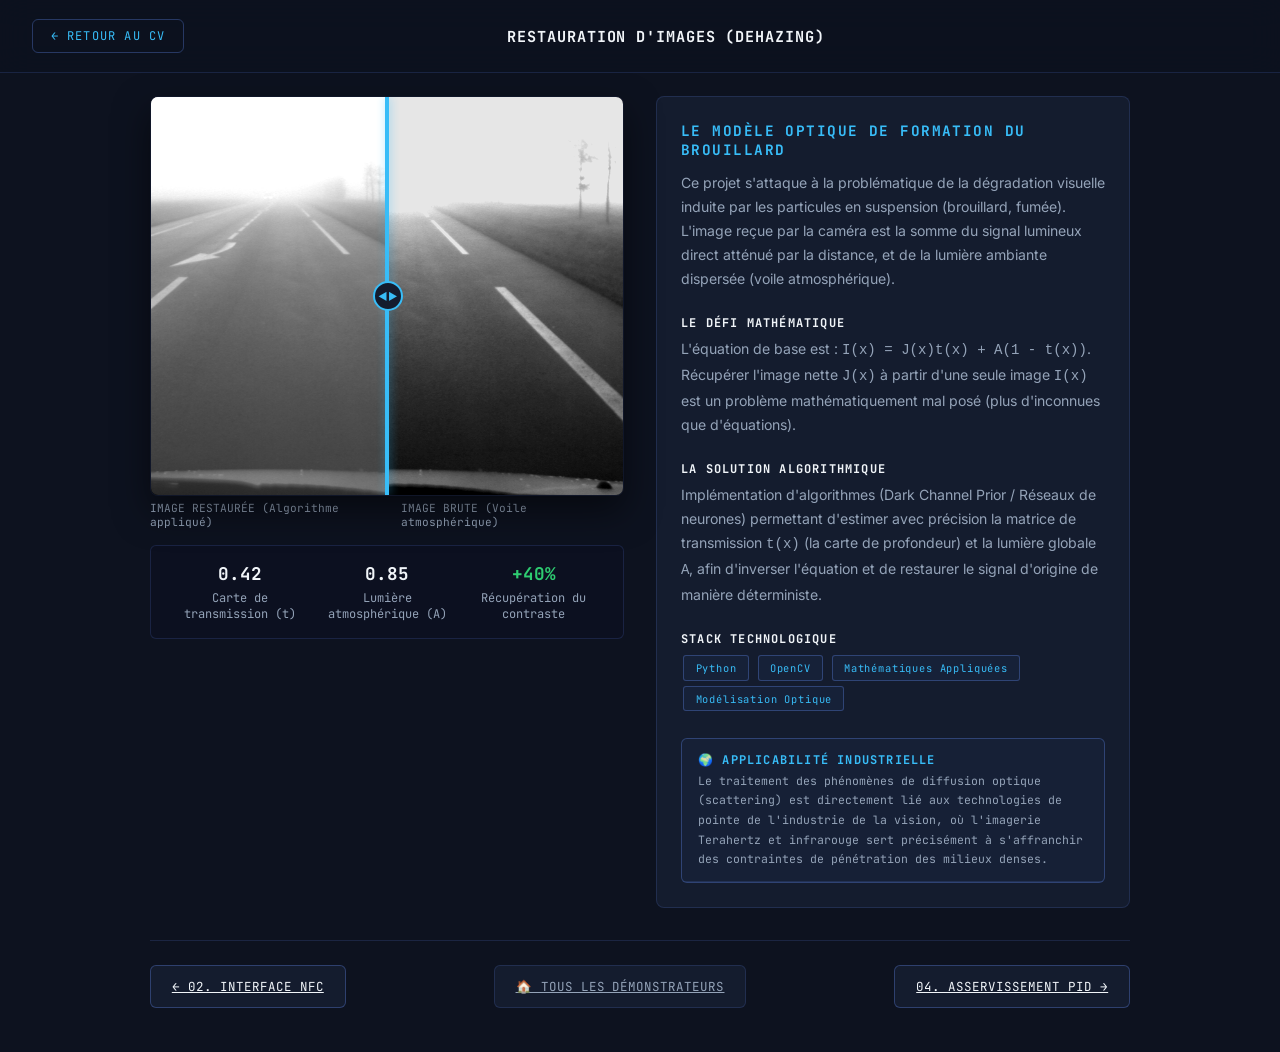
<file: projet-dehazing.html>
<!DOCTYPE html>
<html lang="fr">
<head>
  <meta charset="UTF-8">
  <meta name="viewport" content="width=device-width, initial-scale=1.0">
  <title>Zouhir Ouarab — Restauration d'Images (Dehazing)</title>
  <meta name="description" content="Implémentation d'algorithmes de désembuage pour extraire l'information dans des conditions météorologiques critiques.">
  <!-- Favicon -->
  <link rel="icon" href="data:image/svg+xml,<svg xmlns=%22http://www.w3.org/2000/svg%22 viewBox=%220 0 100 100%22><text y=%22.9em%22 font-size=%2290%22>🌫️</text></svg>">
  <link rel="preconnect" href="https://fonts.googleapis.com">
  <link rel="preconnect" href="https://fonts.gstatic.com" crossorigin>
  <link href="https://fonts.googleapis.com/css2?family=Inter:wght@300;400;500;600;700;800;900&family=JetBrains+Mono:wght@400;500;700&display=swap" rel="stylesheet">
  <style>
    /* ── DESIGN TOKENS ── */
    *, *::before, *::after { margin: 0; padding: 0; box-sizing: border-box; }
    :root {
      --bg:#0d121f; --surface:#141c2e; --surface2:#1b263e;
      --border:rgba(99,140,245,.16); --border2:rgba(99,140,245,.32);
      --text:#f1f5f9; --dim:#94a3b8; --dim2:#64748b;
      --cyan:#38bdf8; --green:#34d399; --accent:#f59e0b;
      --sans:'Inter',system-ui,sans-serif;
      --mono:'JetBrains Mono',monospace;
    }
    img { display: block; max-width: 100%; }
    body {
      background: var(--bg); color: var(--text);
      font-family: var(--sans); display: flex; flex-direction: column;
      align-items: center; justify-content: center; min-height: 100vh; padding: 6rem 1rem 2rem;
      -webkit-font-smoothing: antialiased;
    }
    header {
      position: absolute; top: 0; left: 0; right: 0; padding: 1.2rem 2rem;
      display: flex; justify-content: space-between; align-items: center; z-index: 10;
      border-bottom: 1px solid var(--border); background: rgba(13,18,31,.92); backdrop-filter: blur(16px);
    }
    a.btn-back {
      color: var(--cyan); text-decoration: none; border: 1px solid var(--border2);
      padding: .5rem 1.1rem; font-family: var(--mono); font-size: .75rem;
      text-transform: uppercase; letter-spacing: .1em; transition: all 0.3s;
      border-radius: 6px; display: inline-flex; align-items: center; gap: 0.4rem;
    }
    a.btn-back:hover { background: var(--cyan); color: #0d121f; font-weight: 700; }
    h1 {
      margin: 0; font-family: var(--mono); letter-spacing: .06em;
      font-size: 0.95rem; font-weight: 700; color: var(--text); text-transform: uppercase;
    }
    .project-nav {
      width: min(100%, 980px); margin: 2rem 0 1rem;
      display: flex; justify-content: space-between; align-items: center;
      gap: 1rem; flex-wrap: wrap; padding-top: 1.5rem; border-top: 1px solid var(--border);
    }
    .pnav-link {
      font-family: var(--mono); font-size: 0.78rem; text-transform: uppercase;
      letter-spacing: 0.08em; padding: 0.75rem 1.3rem; border: 1px solid var(--border2);
      border-radius: 6px; background: var(--surface); color: var(--text);
      transition: all 0.25s; display: inline-flex; align-items: center; gap: 0.5rem;
    }
    .pnav-link:hover {
      background: var(--cyan); color: #0d121f; border-color: var(--cyan);
      font-weight: 700; transform: translateY(-2px);
    }
    .pnav-home { color: var(--dim); border-color: var(--border); }
    .page-wrap {
      width: min(100%, 980px);
      display: grid; grid-template-columns: 1fr 1fr;
      gap: 2rem; align-items: start;
    }

    /* ── IMAGE COMPARISON SLIDER ── */
    .compare-container {
      position: relative; width: 100%; height: 400px;
      border: 1px solid var(--border); border-radius: 8px; overflow: hidden;
      box-shadow: 0 15px 35px rgba(0,0,0,0.5); background: #000;
    }
    /* Simulated clean image */
    .img-clean {
      position: absolute; top: 0; left: 0; width: 100%; height: 100%;
      background-image: url('F01.png');
      background-size: cover; background-position: center;
      /* Filtre temporaire en attendant l'image restaurée exacte */
      filter: contrast(1.8) brightness(0.9);
    }
    /* Simulated hazy image (using CSS filters to simulate atmospheric scattering) */
    .img-haze {
      position: absolute; top: 0; left: 0; width: 50%; height: 100%;
      background-image: url('F01.png');
      background-size: cover; background-position: center;
      border-right: 2px solid var(--cyan);
      overflow: hidden;
    }
    
    .slider-control {
      position: absolute; bottom: -40px; width: 100%;
      display: flex; justify-content: center;
    }
    input[type=range] {
      width: 100%; cursor: ew-resize; appearance: none; background: transparent;
      position: absolute; top: 50%; transform: translateY(-50%); z-index: 10; opacity: 0;
    }

    .metrics-box {
      margin-top: 1rem; background: #0c1020; padding: 1rem; border-radius: 6px;
      border: 1px solid var(--border); display: flex; justify-content: space-between;
      font-family: var(--mono); font-size: 0.75rem; color: var(--dim);
    }
    .metric { text-align: center; }
    .metric span { display: block; color: var(--text); font-size: 1.1rem; font-weight: bold; margin-bottom: 0.3rem; }

    /* ── INFO PANEL ── */
    .info-panel {
      background: var(--surface); border: 1px solid var(--border);
      border-radius: 8px; padding: 1.5rem;
    }
    .info-panel h2 {
      margin: 0 0 .75rem; font-family: var(--mono);
      color: var(--cyan); font-size: .9rem; letter-spacing: .1em;
      text-transform: uppercase; font-weight: 700;
    }
    .info-panel p { color: var(--dim); font-size: .88rem; line-height: 1.7; }
    .desc-section { margin-top: 1.5rem; }
    .desc-section h3 {
      margin: 0 0 .4rem; font-family: var(--mono);
      color: var(--text); font-size: .75rem; letter-spacing: .1em; text-transform: uppercase;
    }
    .tech-tag {
      display: inline-block; padding: .3rem .7rem; margin: .15rem;
      border: 1px solid var(--border2); border-radius: 3px; font-size: .65rem;
      color: var(--cyan); letter-spacing: .08em; font-family: var(--mono);
      background: rgba(80,144,240,.05);
    }
    .analogy-wrap {
      margin-top: 1rem; border-radius: 6px; overflow: hidden;
      border: 1px solid var(--border2); background: rgba(80,144,240,.04);
    }
    .analogy-header { padding: .8rem 1rem; border-bottom: 1px solid var(--border); }
    .analogy-header h4 {
      font-family: var(--mono); font-size: .75rem; color: var(--cyan);
      letter-spacing: .1em; text-transform: uppercase; margin-bottom: .2rem; font-weight: 700;
    }
    .analogy-header p { font-size: .72rem; color: var(--dim); font-family: var(--mono); }
    
    @media (max-width: 860px) {
      header { padding: 1rem; flex-direction: column; gap: .75rem; }
      .page-wrap { grid-template-columns: 1fr; }
    }
  </style>
</head>
<body>

<header>
  <a href="index.html" class="btn-back">← Retour au CV</a>
  <h1>RESTAURATION D'IMAGES (DEHAZING)</h1>
  <div style="width: 100px;"></div>
</header>

<div class="page-wrap">
  <div>
    <div class="compare-container">
      <div class="img-clean"></div>
      <div class="img-haze" id="haze-overlay"></div>
      <input type="range" min="0" max="100" value="50" id="slider">
      
      <!-- Custom slider thumb visual -->
      <div id="slider-line" style="position: absolute; top: 0; bottom: 0; left: 50%; width: 2px; background: var(--cyan); pointer-events: none; box-shadow: 0 0 10px var(--cyan);">
        <div style="position: absolute; top: 50%; left: -14px; width: 30px; height: 30px; background: var(--surface); border: 2px solid var(--cyan); border-radius: 50%; transform: translateY(-50%); display: flex; align-items: center; justify-content: center; color: var(--cyan); font-weight: bold; font-size: 10px;">◀▶</div>
      </div>
    </div>
    
    <div style="display: flex; justify-content: space-between; margin-top: 5px; font-family: var(--mono); font-size: 0.7rem; color: var(--dim);">
      <span>IMAGE RESTAURÉE (Algorithme appliqué)</span>
      <span>IMAGE BRUTE (Voile atmosphérique)</span>
    </div>

    <div class="metrics-box">
      <div class="metric">
        <span id="t-map">0.42</span>
        Carte de transmission (t)
      </div>
      <div class="metric">
        <span id="a-light">0.85</span>
        Lumière atmosphérique (A)
      </div>
      <div class="metric">
        <span style="color:#2ecc71">+40%</span>
        Récupération du contraste
      </div>
    </div>
  </div>

  <div class="info-panel">
    <h2>Le Modèle Optique de Formation du Brouillard</h2>
    <p>Ce projet s'attaque à la problématique de la dégradation visuelle induite par les particules en suspension (brouillard, fumée). L'image reçue par la caméra est la somme du signal lumineux direct atténué par la distance, et de la lumière ambiante dispersée (voile atmosphérique).</p>
    
    <div class="desc-section">
      <h3>Le défi mathématique</h3>
      <p>L'équation de base est : <code>I(x) = J(x)t(x) + A(1 - t(x))</code>. Récupérer l'image nette <code>J(x)</code> à partir d'une seule image <code>I(x)</code> est un problème mathématiquement mal posé (plus d'inconnues que d'équations).</p>
    </div>

    <div class="desc-section">
      <h3>La solution algorithmique</h3>
      <p>Implémentation d'algorithmes (Dark Channel Prior / Réseaux de neurones) permettant d'estimer avec précision la matrice de transmission <code>t(x)</code> (la carte de profondeur) et la lumière globale <code>A</code>, afin d'inverser l'équation et de restaurer le signal d'origine de manière déterministe.</p>
    </div>

    <div class="desc-section">
      <h3>Stack Technologique</h3>
      <span class="tech-tag">Python</span>
      <span class="tech-tag">OpenCV</span>
      <span class="tech-tag">Mathématiques Appliquées</span>
      <span class="tech-tag">Modélisation Optique</span>
    </div>
    
    <div class="desc-section">
      <div class="analogy-wrap">
        <div class="analogy-header">
          <h4>🌍 APPLICABILITÉ INDUSTRIELLE</h4>
          <p>Le traitement des phénomènes de diffusion optique (scattering) est directement lié aux technologies de pointe de l'industrie de la vision, où l'imagerie Terahertz et infrarouge sert précisément à s'affranchir des contraintes de pénétration des milieux denses.</p>
        </div>
      </div>
    </div>
  </div>
</div>

<div class="project-nav">
  <a href="projet-nfc-badge.html" class="pnav-link pnav-prev">← 02. Interface NFC</a>
  <a href="index.html#projects" class="pnav-link pnav-home">🏠 Tous les démonstrateurs</a>
  <a href="projet-pid-trajectoire.html" class="pnav-link pnav-next">04. Asservissement PID →</a>
</div>

<script>
  const slider = document.getElementById('slider');
  const hazeOverlay = document.getElementById('haze-overlay');
  const sliderLine = document.getElementById('slider-line');
  const tMap = document.getElementById('t-map');

  slider.addEventListener('input', (e) => {
    const val = e.target.value;
    hazeOverlay.style.width = val + "%";
    sliderLine.style.left = val + "%";
    
    // Simulate updating metrics based on slider position
    const fakeT = 0.8 - (val / 100) * 0.5; // transmission drops as we go left
    tMap.textContent = fakeT.toFixed(2);
  });
</script>

</body>
</html>
</file>
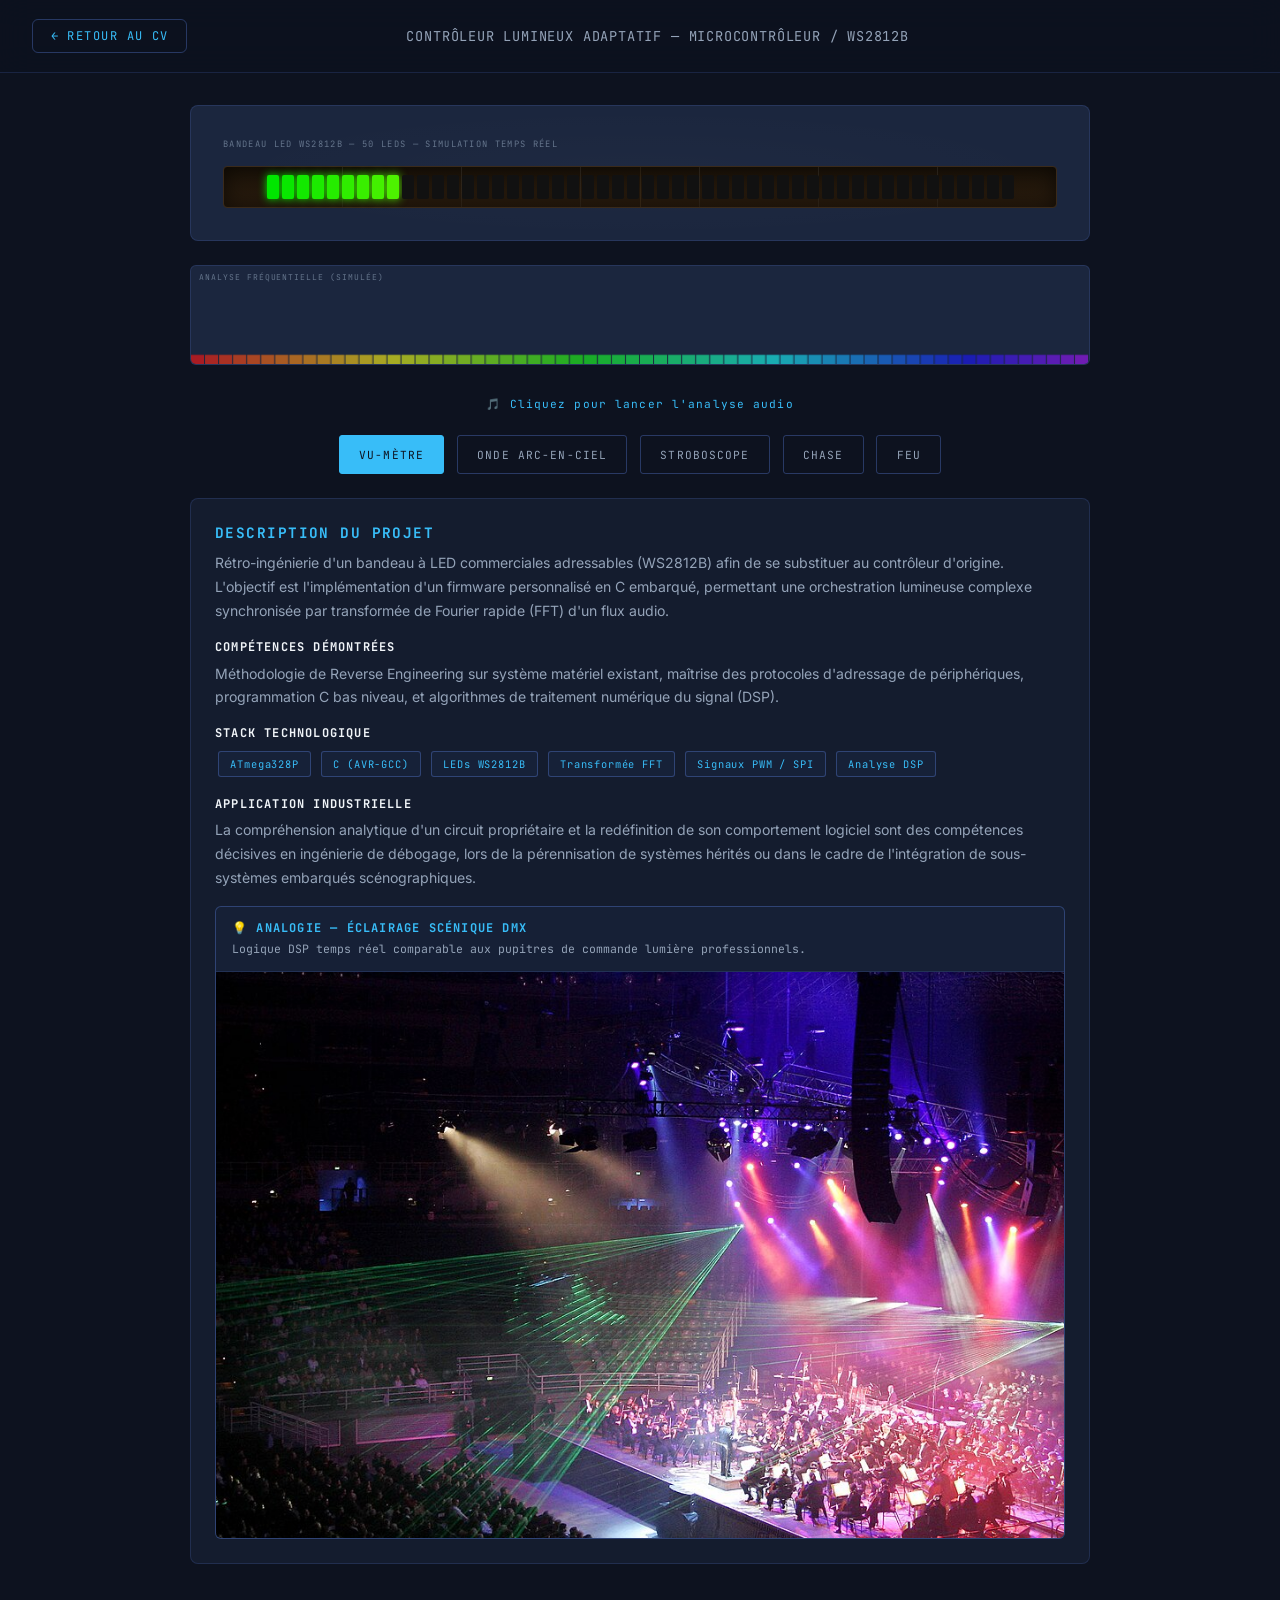
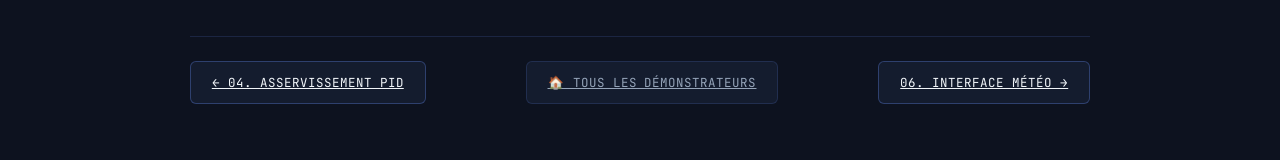
<file: projet-led-guitariste.html>
<!DOCTYPE html>
<html lang="fr">
<head>
<meta charset="UTF-8">
<meta name="viewport" content="width=device-width, initial-scale=1.0">
<title>Zouhir Ouarab — Effets lumineux embarqués</title>
<meta name="description" content="Projet de rétro-ingénierie et de reprogrammation d'un bandeau LED sur microcontrôleur avec effets synchronisés à l'audio.">
<!-- Favicon -->
<link rel="icon" href="data:image/svg+xml,<svg xmlns=%22http://www.w3.org/2000/svg%22 viewBox=%220 0 100 100%22><text y=%22.9em%22 font-size=%2290%22>🎸</text></svg>">
<link href="https://fonts.googleapis.com/css2?family=Inter:wght@300;400;500;600;700;800;900&family=JetBrains+Mono:wght@400;500;700&display=swap" rel="stylesheet">
<style>
  /* ── DESIGN TOKENS ── */
  *, *::before, *::after { margin: 0; padding: 0; box-sizing: border-box; }
  :root {
    --bg:#0d121f; --surface:#141c2e; --surface2:#1b263e;
    --border:rgba(99,140,245,.16); --border2:rgba(99,140,245,.32);
    --text:#f1f5f9; --dim:#94a3b8; --dim2:#64748b;
    --cyan:#38bdf8; --green:#34d399; --accent:#f59e0b;
    --sans:'Inter',system-ui,sans-serif;
    --mono:'JetBrains Mono',monospace;
  }
  img { display: block; max-width: 100%; }
  body {
    background: var(--bg); color: var(--text);
    font-family: var(--sans); min-height: 100vh;
    display: flex; flex-direction: column; align-items: center;
    -webkit-font-smoothing: antialiased;
  }
  header {
    width: 100%; padding: 1.2rem 2rem;
    display: flex; justify-content: space-between; align-items: center;
    border-bottom: 1px solid var(--border);
    background: rgba(13,18,31,.92); backdrop-filter: blur(16px);
    position: sticky; top: 0; z-index: 50;
  }
  a.btn-back {
    color: var(--cyan); text-decoration: none; border: 1px solid var(--border2);
    padding: .5rem 1.1rem; font-family: var(--mono); font-size: .75rem;
    text-transform: uppercase; letter-spacing: .12em; transition: .3s;
    border-radius: 6px; display: inline-flex; align-items: center; gap: 0.4rem;
  }
  a.btn-back:hover { background: var(--cyan); color: #0d121f; font-weight: 700; }
  .page-title {
    font-family: var(--mono); letter-spacing: .06em;
    font-size: .85rem; color: var(--dim); text-align: center; text-transform: uppercase;
  }
  .project-nav {
    width: 95%; max-width: 900px; margin: 1.5rem 0 3.5rem;
    display: flex; justify-content: space-between; align-items: center;
    gap: 1rem; flex-wrap: wrap; padding-top: 1.5rem; border-top: 1px solid var(--border);
  }
  .pnav-link {
    font-family: var(--mono); font-size: 0.78rem; text-transform: uppercase;
    letter-spacing: 0.08em; padding: 0.75rem 1.3rem; border: 1px solid var(--border2);
    border-radius: 6px; background: var(--surface); color: var(--text);
    transition: all 0.25s; display: inline-flex; align-items: center; gap: 0.5rem;
  }
  .pnav-link:hover {
    background: var(--cyan); color: #0d121f; border-color: var(--cyan);
    font-weight: 700; transform: translateY(-2px);
  }
  .pnav-home { color: var(--dim); border-color: var(--border); }
  .main-wrap {
    width: 95%; max-width: 900px; padding: 2rem 0 3rem;
    display: flex; flex-direction: column; align-items: center; gap: 1.5rem;
  }
  /* ── GUITARE ── */
  .guitar-section {
    width: 100%; background: var(--surface2); border: 1px solid var(--border);
    border-radius: 8px; padding: 2rem; position: relative; overflow: hidden;
  }
  .guitar-section::before {
    content: ''; position: absolute; inset: 0;
    background: radial-gradient(ellipse at center, rgba(255,255,255,.015) 0%, transparent 70%);
    pointer-events: none;
  }
  .neck-label {
    font-size: .55rem; color: var(--dim2); letter-spacing:.15em;
    text-transform: uppercase; margin-bottom: 1rem; font-family: var(--mono);
  }
  .guitar-neck {
    background: linear-gradient(180deg, #1a1208 0%, #2a1c0e 100%);
    border: 1px solid #3a2a1a; border-radius: 4px; padding: 8px 12px;
    display: flex; gap: 3px; justify-content: center; flex-wrap: wrap;
    position: relative; box-shadow: inset 0 0 20px rgba(0,0,0,.6);
  }
  .guitar-neck::before {
    content: ''; position: absolute; top: 0; bottom: 0; left: 50%; width: 1px;
    background: rgba(200,169,110,.1);
  }
  .strings {
    position: absolute; top: 0; bottom: 0; left: 0; right: 0;
    display: flex; justify-content: space-evenly; pointer-events: none;
  }
  .string { width: 1px; background: linear-gradient(180deg, rgba(200,200,200,.1), rgba(200,200,200,.05)); }
  .led {
    width: 12px; height: 24px; background: #111; border-radius: 2px;
    transition: background 0.06s, box-shadow 0.06s; position: relative; z-index: 1;
  }
  /* ── CONTROLS ── */
  .controls { display: flex; gap: .8rem; justify-content: center; flex-wrap: wrap; }
  .mode-btn {
    background: transparent; border: 1px solid var(--border2); color: var(--dim);
    padding: .7rem 1.2rem; font-family: var(--mono);
    font-size: .7rem; cursor: pointer; text-transform: uppercase;
    letter-spacing: .1em; transition: .3s; border-radius: 3px;
  }
  .mode-btn:hover { border-color: var(--cyan); color: var(--cyan); }
  .mode-btn.active { background: var(--cyan); color: var(--bg); border-color: var(--cyan); }
  /* ── VISUALIZER ── */
  .viz-box {
    width: 100%; height: 100px; background: var(--surface2);
    border: 1px solid var(--border); border-radius: 6px; overflow: hidden; position: relative;
  }
  .viz-box canvas { display: block; width: 100%; height: 100%; }
  .viz-label {
    position: absolute; top: 6px; left: 8px;
    font-size: .5rem; color: var(--dim2); letter-spacing:.12em; text-transform: uppercase;
    font-family: var(--mono);
  }
  .panel {
    background: var(--surface); border: 1px solid var(--border);
    border-radius: 8px; padding: 1.5rem; width: 100%;
  }
  .panel h2 {
    font-family: var(--mono); color: var(--cyan);
    font-size: .9rem; letter-spacing: .1em; margin-bottom: .6rem;
    text-transform: uppercase; font-weight: 700;
  }
  .panel p { color: var(--dim); font-size: .88rem; line-height: 1.7; }
  .tech-tag {
    display: inline-block; padding: .3rem .7rem; margin: .2rem;
    border: 1px solid var(--border2); border-radius: 3px; font-size: .65rem;
    color: var(--cyan); letter-spacing: .08em; font-family: var(--mono);
    background: rgba(80,144,240,.05);
  }
  .desc-section { margin-top: 1rem; }
  .desc-section h3 {
    font-family: var(--mono); font-size: .75rem;
    color: var(--text); letter-spacing: .1em; margin-bottom: .4rem; text-transform: uppercase;
  }
  .music-info {
    text-align: center; font-size: .7rem; color: var(--dim2); margin-top: .5rem;
    letter-spacing: .1em; font-family: var(--mono);
  }
  .music-info span { color: var(--cyan); }
  .analogy-wrap {
    margin-top: 1rem; border-radius: 6px; overflow: hidden;
    border: 1px solid var(--border2); background: rgba(80,144,240,.04);
  }
  .analogy-header { padding: .8rem 1rem; border-bottom: 1px solid var(--border); }
  .analogy-header h4 {
    font-family: var(--mono); font-size: .75rem; color: var(--cyan);
    letter-spacing: .1em; text-transform: uppercase; margin-bottom: .2rem; font-weight: 700;
  }
  .analogy-header p { font-size: .72rem; color: var(--dim); font-family: var(--mono); }
  .analogy-wrap img { width: 100%; display: block; }
  @media (max-width: 700px) {
    header { padding: 1rem; flex-direction: column; gap: .8rem; }
    .page-title { font-size: .75rem; }
    .main-wrap { width: 100%; padding: 0 1rem 2rem; }
    .guitar-section, .panel { padding: 1.2rem; }
  }
</style>
</head>
<body>

<header>
  <a href="index.html" class="btn-back">← Retour au CV</a>
  <span class="page-title">CONTRÔLEUR LUMINEUX ADAPTATIF — MICROCONTRÔLEUR / WS2812B</span>
  <div style="width:120px"></div>
</header>

<div class="main-wrap">

  <!-- GUITAR NECK WITH LEDS -->
  <div class="guitar-section">
    <div class="neck-label">Bandeau LED WS2812B — 50 LEDs — Simulation Temps Réel</div>
    <div class="guitar-neck" id="led-strip">
      <div class="strings">
        <div class="string"></div><div class="string"></div><div class="string"></div>
        <div class="string"></div><div class="string"></div><div class="string"></div>
      </div>
    </div>
  </div>

  <!-- AUDIO VISUALIZER -->
  <div class="viz-box">
    <span class="viz-label">Analyse Fréquentielle (Simulée)</span>
    <canvas id="vizCanvas" width="900" height="100"></canvas>
  </div>
  <div class="music-info">🎵 <span id="track-name">Cliquez pour lancer l'analyse audio</span></div>

  <!-- MODE BUTTONS -->
  <div class="controls">
    <button class="mode-btn active" data-mode="vu">VU-Mètre</button>
    <button class="mode-btn" data-mode="wave">Onde Arc-en-ciel</button>
    <button class="mode-btn" data-mode="strobe">Stroboscope</button>
    <button class="mode-btn" data-mode="chase">Chase</button>
    <button class="mode-btn" data-mode="fire">Feu</button>
  </div>

  <!-- DETAILS -->
  <div class="panel">
    <h2>Description du projet</h2>
    <p>Rétro-ingénierie d'un bandeau à LED commerciales adressables (WS2812B) afin de se substituer au contrôleur d'origine. L'objectif est l'implémentation d'un firmware personnalisé en C embarqué, permettant une orchestration lumineuse complexe synchronisée par transformée de Fourier rapide (FFT) d'un flux audio.</p>
    <div class="desc-section">
      <h3>Compétences démontrées</h3>
      <p>Méthodologie de Reverse Engineering sur système matériel existant, maîtrise des protocoles d'adressage de périphériques, programmation C bas niveau, et algorithmes de traitement numérique du signal (DSP).</p>
    </div>
    <div class="desc-section">
      <h3>Stack Technologique</h3>
      <span class="tech-tag">ATmega328P</span>
      <span class="tech-tag">C (AVR-GCC)</span>
      <span class="tech-tag">LEDs WS2812B</span>
      <span class="tech-tag">Transformée FFT</span>
      <span class="tech-tag">Signaux PWM / SPI</span>
      <span class="tech-tag">Analyse DSP</span>
    </div>
    <div class="desc-section" style="margin-top:1rem;">
      <h3>Application industrielle</h3>
      <p>La compréhension analytique d'un circuit propriétaire et la redéfinition de son comportement logiciel sont des compétences décisives en ingénierie de débogage, lors de la pérennisation de systèmes hérités ou dans le cadre de l'intégration de sous-systèmes embarqués scénographiques.</p>

      <div class="analogy-wrap">
        <div class="analogy-header">
          <h4>💡 ANALOGIE — Éclairage scénique DMX</h4>
          <p>Logique DSP temps réel comparable aux pupitres de commande lumière professionnels.</p>
        </div>
        <img src="analogie-dmx.jpg" alt="DMX Concert Stage Lighting">
      </div>
    </div>
  </div>

</div>

<div class="project-nav">
  <a href="projet-pid-trajectoire.html" class="pnav-link pnav-prev">← 04. Asservissement PID</a>
  <a href="index.html#projects" class="pnav-link pnav-home">🏠 Tous les démonstrateurs</a>
  <a href="projet-meteo-api.html" class="pnav-link pnav-next">06. Interface Météo →</a>
</div>

<script>
// ── LED STRIP ──
const strip = document.getElementById('led-strip');
const NUM_LEDS = 50;
const leds = [];
for (let i = 0; i < NUM_LEDS; i++) {
  const d = document.createElement('div');
  d.className = 'led';
  strip.appendChild(d);
  leds.push(d);
}

// ── MODE MANAGEMENT ──
let mode = 'vu';
document.querySelectorAll('.mode-btn').forEach(btn => {
  btn.addEventListener('click', () => {
    document.querySelectorAll('.mode-btn').forEach(b => b.classList.remove('active'));
    btn.classList.add('active');
    mode = btn.dataset.mode;
  });
});

// ── AUDIO CONTEXT (real sound!) ──
let audioCtx, analyser, dataArray, source, audioStarted = false;

async function initAudio() {
  if (audioStarted) return;
  audioStarted = true;

  audioCtx = new (window.AudioContext || window.webkitAudioContext)();
  analyser = audioCtx.createAnalyser();
  analyser.fftSize = 128;
  dataArray = new Uint8Array(analyser.frequencyBinCount);

  // Create a driving beat using oscillators
  function createBeat() {
    const osc = audioCtx.createOscillator();
    const gain = audioCtx.createGain();

    // Bass kick pattern
    const now = audioCtx.currentTime;
    const bpm = 120;
    const beatInterval = 60 / bpm;

    function scheduleKick(time) {
      const kickOsc = audioCtx.createOscillator();
      const kickGain = audioCtx.createGain();
      kickOsc.type = 'sine';
      kickOsc.frequency.setValueAtTime(150, time);
      kickOsc.frequency.exponentialRampToValueAtTime(30, time + 0.15);
      kickGain.gain.setValueAtTime(0.5, time);
      kickGain.gain.exponentialRampToValueAtTime(0.001, time + 0.2);
      kickOsc.connect(kickGain);
      kickGain.connect(analyser);
      kickGain.connect(audioCtx.destination);
      kickOsc.start(time);
      kickOsc.stop(time + 0.25);
    }

    function scheduleHiHat(time) {
      const bufferSize = audioCtx.sampleRate * 0.05;
      const buffer = audioCtx.createBuffer(1, bufferSize, audioCtx.sampleRate);
      const data = buffer.getChannelData(0);
      for (let i = 0; i < bufferSize; i++) data[i] = (Math.random() * 2 - 1) * 0.15;
      const noise = audioCtx.createBufferSource();
      noise.buffer = buffer;
      const noiseGain = audioCtx.createGain();
      noiseGain.gain.setValueAtTime(0.12, time);
      noiseGain.gain.exponentialRampToValueAtTime(0.001, time + 0.05);
      // Bandpass
      const bp = audioCtx.createBiquadFilter();
      bp.type = 'bandpass'; bp.frequency.value = 8000; bp.Q.value = 1;
      noise.connect(bp); bp.connect(noiseGain);
      noiseGain.connect(analyser);
      noiseGain.connect(audioCtx.destination);
      noise.start(time);
    }

    function scheduleSynth(time) {
      const notes = [220, 277, 330, 277, 220, 330, 277, 220];
      const noteIdx = Math.floor((time / beatInterval) % notes.length);
      const synthOsc = audioCtx.createOscillator();
      const synthGain = audioCtx.createGain();
      synthOsc.type = 'sawtooth';
      synthOsc.frequency.value = notes[noteIdx];
      synthGain.gain.setValueAtTime(0.08, time);
      synthGain.gain.exponentialRampToValueAtTime(0.001, time + beatInterval * 0.8);
      // Low pass for warmth
      const lp = audioCtx.createBiquadFilter();
      lp.type = 'lowpass'; lp.frequency.value = 1200;
      synthOsc.connect(lp); lp.connect(synthGain);
      synthGain.connect(analyser);
      synthGain.connect(audioCtx.destination);
      synthOsc.start(time);
      synthOsc.stop(time + beatInterval);
    }

    // Schedule 4 bars worth of beats ahead
    function scheduleBars() {
      const lookAhead = 16 * beatInterval;
      const startTime = audioCtx.currentTime + 0.1;
      for (let beat = 0; beat < 16; beat++) {
        let t = startTime + beat * beatInterval;
        // Kick on beats 0, 2 (within each bar of 4)
        if (beat % 4 === 0 || beat % 4 === 2) scheduleKick(t);
        // Hi-hat on every beat
        scheduleHiHat(t);
        // Synth on every beat
        if (beat % 2 === 0) scheduleSynth(t);
      }
      // Reschedule before the current batch ends
      setTimeout(scheduleBars, lookAhead * 900);
    }

    scheduleBars();
  }

  createBeat();
  document.getElementById('track-name').textContent = 'Synthétiseur dynamique — 120 BPM';
}

// Start audio on first user interaction
document.addEventListener('click', () => { initAudio(); }, { once: false });

// ── VISUALIZER ──
const vizC = document.getElementById('vizCanvas');
const vCtx = vizC.getContext('2d');

// ── ANIMATION LOOP ──
let t = 0;
let chasePos = 0;
let strobeOn = true;
let strobeCounter = 0;

function getAudioLevel() {
  if (!analyser) return Array(64).fill(Math.sin(t * 5) * 60 + 80);
  analyser.getByteFrequencyData(dataArray);
  return Array.from(dataArray);
}

function animate() {
  t += 0.05;
  const freqData = getAudioLevel();

  // Sum up audio energy
  let totalEnergy = freqData.reduce((a, b) => a + b, 0) / freqData.length / 255;
  let bassEnergy = freqData.slice(0, 8).reduce((a, b) => a + b, 0) / 8 / 255;

  // ── LED MODES ──
  if (mode === 'vu') {
    let level = Math.floor(totalEnergy * NUM_LEDS * 1.8);
    for (let i = 0; i < NUM_LEDS; i++) {
      if (i < level) {
        let pct = i / NUM_LEDS;
        let hue = 120 - pct * 120; // Green → Red
        let light = 45 + pct * 15;
        leds[i].style.background = `hsl(${hue}, 100%, ${light}%)`;
        leds[i].style.boxShadow = `0 0 ${8 + pct * 8}px hsl(${hue}, 100%, ${light}%)`;
      } else {
        leds[i].style.background = '#111';
        leds[i].style.boxShadow = 'none';
      }
    }
  }
  else if (mode === 'wave') {
    for (let i = 0; i < NUM_LEDS; i++) {
      let hue = (i * 8 + t * 80) % 360;
      let brightness = 30 + Math.sin(i * 0.15 + t * 3) * 20 + totalEnergy * 30;
      leds[i].style.background = `hsl(${hue}, 100%, ${brightness}%)`;
      leds[i].style.boxShadow = `0 0 ${10 + brightness / 4}px hsl(${hue}, 100%, ${brightness}%)`;
    }
  }
  else if (mode === 'strobe') {
    strobeCounter++;
    if (strobeCounter % Math.max(2, Math.round(8 - bassEnergy * 10)) === 0) strobeOn = !strobeOn;
    for (let i = 0; i < NUM_LEDS; i++) {
      if (strobeOn) {
        leds[i].style.background = '#fff';
        leds[i].style.boxShadow = '0 0 20px #fff';
      } else {
        leds[i].style.background = '#111';
        leds[i].style.boxShadow = 'none';
      }
    }
  }
  else if (mode === 'chase') {
    chasePos += 0.3 + bassEnergy * 0.8;
    for (let i = 0; i < NUM_LEDS; i++) {
      let dist = Math.abs(((i + chasePos) % NUM_LEDS) - NUM_LEDS / 2);
      let brightness = Math.max(0, 55 - dist * 4);
      let hue = (t * 40 + i * 5) % 360;
      if (brightness > 5) {
        leds[i].style.background = `hsl(${hue}, 100%, ${brightness}%)`;
        leds[i].style.boxShadow = `0 0 ${brightness / 3}px hsl(${hue}, 100%, ${brightness}%)`;
      } else {
        leds[i].style.background = '#111';
        leds[i].style.boxShadow = 'none';
      }
    }
  }
  else if (mode === 'fire') {
    for (let i = 0; i < NUM_LEDS; i++) {
      let flicker = Math.random() * 40 + bassEnergy * 60;
      let hue = 10 + Math.random() * 25;
      let light = 10 + flicker;
      leds[i].style.background = `hsl(${hue}, 100%, ${light}%)`;
      leds[i].style.boxShadow = `0 0 ${flicker / 3}px hsl(${hue}, 100%, ${light}%)`;
    }
  }

  // ── DRAW FREQUENCY VISUALIZER ──
  vCtx.clearRect(0, 0, vizC.width, vizC.height);
  let barW = vizC.width / freqData.length;
  for (let i = 0; i < freqData.length; i++) {
    let h = (freqData[i] / 255) * vizC.height * 0.9;
    let hue = (i / freqData.length) * 280;
    vCtx.fillStyle = `hsla(${hue}, 80%, 50%, 0.7)`;
    vCtx.fillRect(i * barW, vizC.height - h, barW - 1, h);
  }

  requestAnimationFrame(animate);
}

animate();
</script>
</body>
</html>
</file>
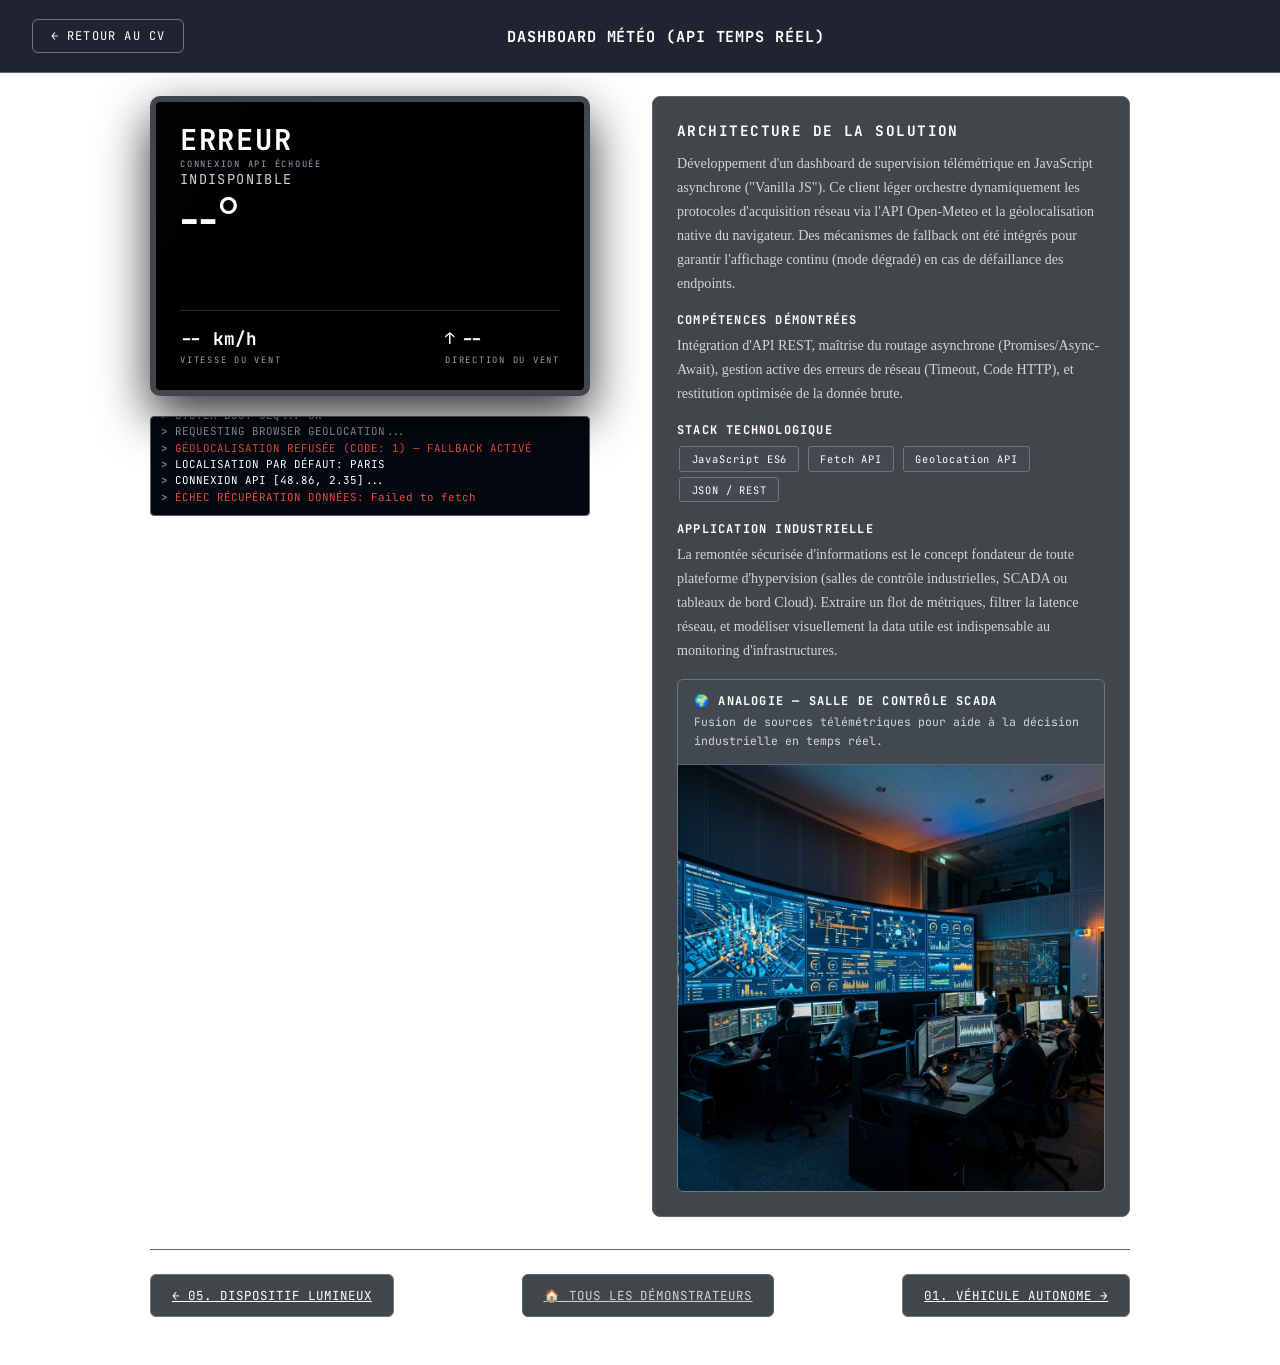
<file: projet-meteo-api.html>
<!DOCTYPE html>
<html lang="fr">
<head>
  <meta charset="UTF-8">
  <meta name="viewport" content="width=device-width, initial-scale=1.0">
  <title>Zouhir Ouarab — Dashboard météo temps réel</title>
  <meta name="description" content="Projet de dashboard météo temps réel avec géolocalisation, gestion de fallback, consommation d'API externe et interface de supervision.">
  <!-- Favicon -->
  <link rel="icon" href="data:image/svg+xml,<svg xmlns=%22http://www.w3.org/2000/svg%22 viewBox=%220 0 100 100%22><text y=%22.9em%22 font-size=%2290%22>🌤️</text></svg>">
  <link rel="preconnect" href="https://fonts.googleapis.com">
  <link rel="preconnect" href="https://fonts.gstatic.com" crossorigin>
  <link href="https://fonts.googleapis.com/css2?family=Inter:wght@300;400;500;600;700;800;900&family=JetBrains+Mono:wght@400;500;700&display=swap" rel="stylesheet">
  <style>
    /* ── DESIGN TOKENS ── */
    *, *::before, *::after { margin: 0; padding: 0; box-sizing: border-box; }
    :root {
<<<<<<< HEAD
      --bg:#0d121f; --surface:#141c2e; --surface2:#1b263e;
      --border:rgba(99,140,245,.16); --border2:rgba(99,140,245,.32);
      --text:#f1f5f9; --dim:#94a3b8; --dim2:#64748b;
      --cyan:#38bdf8; --green:#34d399; --accent:#f59e0b;
=======
      --bg:#33363a; --surface:#42454a; --surface2:#51555b;
      --border:#5f646b; --border2:#70767e;
      --text:#ffffff; --dim:#d1d5db; --dim2:#9ca3af;
      --cyan:#ffffff; --green:#e5e7eb; --accent:#d1d5db;
>>>>>>> 5422078a87c2f8fb182d4d51ee4809206ef714f8
      --sans:'Inter',system-ui,sans-serif;
      --mono:'JetBrains Mono',monospace;
    }
    img { display: block; max-width: 100%; }
    body {
      background: var(--bg); color: var(--text);
      font-family: var(--sans); display: flex; flex-direction: column;
      align-items: center; justify-content: center; min-height: 100vh; padding: 6rem 1rem 2rem;
      -webkit-font-smoothing: antialiased;
    }
    header {
      position: absolute; top: 0; left: 0; right: 0; padding: 1.2rem 2rem;
      display: flex; justify-content: space-between; align-items: center; z-index: 10;
      border-bottom: 1px solid var(--border); background: rgba(13,18,31,.92); backdrop-filter: blur(16px);
    }
    a.btn-back {
      color: var(--cyan); text-decoration: none; border: 1px solid var(--border2);
      padding: .5rem 1.1rem; font-family: var(--mono); font-size: .75rem;
      text-transform: uppercase; letter-spacing: .1em; transition: all 0.3s;
      border-radius: 6px; display: inline-flex; align-items: center; gap: 0.4rem;
    }
    a.btn-back:hover { background: var(--cyan); color: #0d121f; font-weight: 700; }
    h1 {
      margin: 0; font-family: var(--mono); letter-spacing: .06em;
      font-size: 0.95rem; font-weight: 700; color: var(--text); text-transform: uppercase;
    }
    .project-nav {
      width: min(100%, 980px); margin: 2rem 0 1rem;
      display: flex; justify-content: space-between; align-items: center;
      gap: 1rem; flex-wrap: wrap; padding-top: 1.5rem; border-top: 1px solid var(--border);
    }
    .pnav-link {
      font-family: var(--mono); font-size: 0.78rem; text-transform: uppercase;
      letter-spacing: 0.08em; padding: 0.75rem 1.3rem; border: 1px solid var(--border2);
      border-radius: 6px; background: var(--surface); color: var(--text);
      transition: all 0.25s; display: inline-flex; align-items: center; gap: 0.5rem;
    }
    .pnav-link:hover {
      background: var(--cyan); color: #0d121f; border-color: var(--cyan);
      font-weight: 700; transform: translateY(-2px);
    }
    .pnav-home { color: var(--dim); border-color: var(--border); }
    .page-wrap {
      width: min(100%, 980px);
      display: grid; grid-template-columns: 1fr 1fr;
      gap: 1.5rem; align-items: start;
    }
    /* ── LCD SCREEN ── */
    .screen {
      background: #000; border: 6px solid var(--surface); border-radius: 10px;
      width: 100%; max-width: 440px; height: 300px; padding: 1.5rem;
      box-shadow: 0 20px 50px rgba(0,0,0,0.8);
      position: relative; overflow: hidden;
      display: flex; flex-direction: column; justify-content: space-between;
    }
    .screen::after {
      content: ''; position: absolute; top: -50%; left: -50%; right: -50%; bottom: -50%;
      background: linear-gradient(135deg, rgba(255,255,255,0.03) 0%, transparent 40%);
      pointer-events: none; transform: rotate(-15deg);
    }
    .city { font-family: var(--mono); font-size: 1.8rem; letter-spacing: 0.06em; color: var(--cyan); margin: 0; line-height: 1; font-weight: 700; }
    .city-sub { font-size: 0.55rem; color: var(--dim2); letter-spacing: 0.2em; text-transform: uppercase; margin-top: 0.2rem; font-family: var(--mono); }
    .temp { font-size: 3.5rem; font-weight: 800; margin: 0; line-height: 1; color: var(--text); }
    .desc { font-size: 0.85rem; color: var(--dim); text-transform: uppercase; letter-spacing: 0.1em; font-family: var(--mono); }
    .bottom-row { display: flex; justify-content: space-between; border-top: 1px solid #1e2840; padding-top: 1rem; margin-top: 1rem; gap: 1rem; }
    .stat { display: flex; flex-direction: column; gap: 0.25rem; }
    .stat-val { color: var(--cyan); font-size: 1.1rem; font-weight: 700; display: flex; align-items: center; gap: 0.4rem; font-family: var(--mono); }
    .stat-lbl { color: var(--dim2); font-size: 0.55rem; letter-spacing: 0.2em; text-transform: uppercase; font-family: var(--mono); }
    .wind-arrow { display: inline-block; font-size: 1rem; transition: transform 0.8s ease; }
    /* ── TERMINAL ── */
    .terminal {
      margin-top: 1.25rem; width: 100%; max-width: 440px; font-size: 0.68rem;
      color: var(--dim2); height: 100px; overflow-y: hidden;
      background: #050810; padding: 10px; border: 1px solid var(--border); border-radius: 4px; line-height: 1.5;
      font-family: var(--mono);
    }
    .terminal span { color: var(--cyan); }
    .terminal .err { color: #e74c3c; }
    .terminal .succ { color: #2ecc71; }
    /* ── INFO PANEL ── */
    .info-panel {
      background: var(--surface); border: 1px solid var(--border);
      border-radius: 8px; padding: 1.5rem;
    }
    .info-panel h2 {
      margin: 0 0 .75rem; font-family: var(--mono);
      color: var(--cyan); font-size: .9rem; letter-spacing: .1em;
      text-transform: uppercase; font-weight: 700;
    }
    .info-panel p { color: var(--dim); font-size: .88rem; line-height: 1.7; }
    .desc-section { margin-top: 1rem; }
    .desc-section h3 {
      margin: 0 0 .4rem; font-family: var(--mono);
      color: var(--text); font-size: .75rem; letter-spacing: .1em; text-transform: uppercase;
    }
    .tech-tag {
      display: inline-block; padding: .3rem .7rem; margin: .15rem;
      border: 1px solid var(--border2); border-radius: 3px; font-size: .65rem;
      color: var(--cyan); letter-spacing: .08em; font-family: var(--mono);
      background: rgba(80,144,240,.05);
    }
    .analogy-wrap {
      margin-top: 1rem; border-radius: 6px; overflow: hidden;
      border: 1px solid var(--border2); background: rgba(80,144,240,.04);
    }
    .analogy-header { padding: .8rem 1rem; border-bottom: 1px solid var(--border); }
    .analogy-header h4 {
      font-family: var(--mono); font-size: .75rem; color: var(--cyan);
      letter-spacing: .1em; text-transform: uppercase; margin-bottom: .2rem; font-weight: 700;
    }
    .analogy-header p { font-size: .72rem; color: var(--dim); font-family: var(--mono); }
    .analogy-wrap img { width: 100%; display: block; }
    @media (max-width: 860px) {
      header { padding: 1rem; flex-direction: column; gap: .75rem; }
      .page-wrap { grid-template-columns: 1fr; }
      .screen, .terminal { max-width: 100%; }
    }
  </style>
</head>
<body>

<header>
  <a href="index.html" class="btn-back">← Retour au CV</a>
  <h1>DASHBOARD MÉTÉO (API TEMPS RÉEL)</h1>
  <div style="width: 100px;"></div>
</header>

<div class="page-wrap">
  <div>
    <div class="screen" id="weather-screen">
      <div>
        <h2 class="city" id="w-city">—</h2>
        <p class="city-sub" id="w-city-sub">ACQUISITION EN COURS...</p>
        <p class="desc" id="w-desc">INITIALISATION</p>
        <p class="temp" id="w-temp">--°</p>
      </div>
      
      <div class="bottom-row">
        <div class="stat">
          <span class="stat-val" id="w-wind">-- km/h</span>
          <span class="stat-lbl">Vitesse du vent</span>
        </div>
        <div class="stat">
          <span class="stat-val"><span class="wind-arrow" id="w-wind-arrow">↑</span><span id="w-wind-dir">--</span></span>
          <span class="stat-lbl">Direction du vent</span>
        </div>
      </div>
    </div>

    <div class="terminal" id="terminal">
      > SYSTEM BOOT SEQ... OK<br>
      > REQUESTING BROWSER GEOLOCATION...<br>
    </div>
  </div>

  <div class="info-panel">
    <h2>Architecture de la solution</h2>
    <p>Développement d'un dashboard de supervision télémétrique en JavaScript asynchrone ("Vanilla JS"). Ce client léger orchestre dynamiquement les protocoles d'acquisition réseau via l'API Open-Meteo et la géolocalisation native du navigateur. Des mécanismes de fallback ont été intégrés pour garantir l'affichage continu (mode dégradé) en cas de défaillance des endpoints.</p>
    <div class="desc-section">
      <h3>Compétences démontrées</h3>
      <p>Intégration d'API REST, maîtrise du routage asynchrone (Promises/Async-Await), gestion active des erreurs de réseau (Timeout, Code HTTP), et restitution optimisée de la donnée brute.</p>
    </div>
    <div class="desc-section">
      <h3>Stack Technologique</h3>
      <span class="tech-tag">JavaScript ES6</span>
      <span class="tech-tag">Fetch API</span>
      <span class="tech-tag">Geolocation API</span>
      <span class="tech-tag">JSON / REST</span>
    </div>
    <div class="desc-section">
      <h3>Application industrielle</h3>
      <p>La remontée sécurisée d'informations est le concept fondateur de toute plateforme d'hypervision (salles de contrôle industrielles, SCADA ou tableaux de bord Cloud). Extraire un flot de métriques, filtrer la latence réseau, et modéliser visuellement la data utile est indispensable au monitoring d'infrastructures.</p>
      <div class="analogy-wrap">
        <div class="analogy-header">
          <h4>🌍 ANALOGIE — Salle de contrôle SCADA</h4>
          <p>Fusion de sources télémétriques pour aide à la décision industrielle en temps réel.</p>
        </div>
        <img src="analogie-smartcity.jpg" alt="Interface de supervision SCADA">
      </div>
    </div>
  </div>
</div>

<div class="project-nav">
  <a href="projet-led-guitariste.html" class="pnav-link pnav-prev">← 05. Dispositif Lumineux</a>
  <a href="index.html#projects" class="pnav-link pnav-home">🏠 Tous les démonstrateurs</a>
  <a href="projet-vehicule-autonome.html" class="pnav-link pnav-next">01. Véhicule Autonome →</a>
</div>

<script>
  const term = document.getElementById('terminal');
  
  function logTerm(msg, type='') {
    let colorClass = '';
    if(type==='err') colorClass = 'err';
    if(type==='succ') colorClass = 'succ';
    if(type==='hilite') colorClass = ''; // using span
    
    let text = type === 'hilite' ? `> <span>${msg}</span>` : `> <span class="${colorClass}">${msg}</span>`;
    term.innerHTML += text + '<br>';
    term.scrollTop = term.scrollHeight;
  }

  // WMO Weather interpretation codes
  function getWeatherDesc(code) {
    const codes = {
      0: 'Ciel Dégagé', 1: 'Principalement Clair', 2: 'Partiellement Nuageux', 3: 'Couvert',
      45: 'Brouillard', 48: 'Brouillard Givrant', 51: 'Bruine Légère', 53: 'Bruine Modérée', 55: 'Bruine Forte',
      61: 'Pluie Faible', 63: 'Pluie Modérée', 65: 'Pluie Forte', 71: 'Chute de Neige Légère',
      73: 'Chute de Neige Modérée', 75: 'Chute de Neige Forte', 95: 'Orage'
    };
    return codes[code] || 'Météo Inconnue';
  }

  // Convert degrees to French compass cardinal (16 points)
  function degToCompass(deg) {
    const dirs = ['N','NNE','NE','ENE','E','ESE','SE','SSE','S','SSO','SO','OSO','O','ONO','NO','NNO'];
    const idx = Math.round(((deg % 360) + 360) % 360 / 22.5) % 16;
    return dirs[idx];
  }

  async function fetchRealWeather(lat, lon, cityName) {
    logTerm(`CONNEXION API [${lat.toFixed(2)}, ${lon.toFixed(2)}]...`);
    
    try {
      const url = `https://api.open-meteo.com/v1/forecast?latitude=${lat}&longitude=${lon}&current_weather=true`;
      
      const response = await fetch(url);
      if(!response.ok) throw new Error('HTTP ' + response.status);
      
      const data = await response.json();
      const current = data.current_weather;
      
      logTerm(`[HTTP 200] DONNÉES REÇUES`, 'succ');
      logTerm(`TEMP: ${Math.round(current.temperature)}°C | VENT: ${current.windspeed} km/h | DIR: ${degToCompass(current.winddirection)}`);

      // Update city
      document.getElementById('w-city').textContent = cityName.toUpperCase();
      document.getElementById('w-city-sub').textContent = `${lat.toFixed(2)}° N, ${Math.abs(lon).toFixed(2)}° ${lon >= 0 ? 'E' : 'O'}`;

      document.getElementById('w-desc').textContent = getWeatherDesc(current.weathercode).toUpperCase();
      document.getElementById('w-temp').textContent = Math.round(current.temperature) + '°';
      document.getElementById('w-wind').textContent = current.windspeed + ' km/h';

      // Wind direction: compass label + rotating arrow
      const dir = current.winddirection;
      const compass = degToCompass(dir);
      document.getElementById('w-wind-dir').textContent = compass;
      // Arrow points in the direction the wind is blowing toward (dir = meteorological "from", so flip +180)
      const arrowDeg = (dir + 180) % 360;
      document.getElementById('w-wind-arrow').style.transform = `rotate(${arrowDeg}deg)`;
      
    } catch (err) {
      logTerm('ÉCHEC RÉCUPÉRATION DONNÉES: ' + err.message, 'err');
      document.getElementById('w-city').textContent = 'ERREUR';
      document.getElementById('w-city-sub').textContent = 'CONNEXION API ÉCHOUÉE';
      document.getElementById('w-desc').textContent = 'INDISPONIBLE';
    }
  }

  // Fallback to Paris
  function fallbackToParis() {
    logTerm('LOCALISATION PAR DÉFAUT: PARIS');
    fetchRealWeather(48.8566, 2.3522, 'PARIS');
  }

  // Request Location
  if ("geolocation" in navigator) {
    let resolved = false;
    // Strict fallback timeout because browsers often ignore silent blocks
    let fallbackTimer = setTimeout(() => {
        if (!resolved) {
            resolved = true;
            logTerm('GEOLOCATION TIMEOUT (SILENT BLOCK)', 'err');
            fallbackToParis();
        }
    }, 4500);

    navigator.geolocation.getCurrentPosition(
      async (position) => {
        if (resolved) return;
        resolved = true;
        clearTimeout(fallbackTimer);
        
        logTerm('GEOLOCATION ACQUIRED', 'succ');
        const lat = position.coords.latitude;
        const lon = position.coords.longitude;
        logTerm(`LAT: ${lat.toFixed(4)} | LON: ${lon.toFixed(4)}`);
        
        try {
            logTerm('REVERSE GEOCODING LOCATION...');
            const geoRes = await fetch(`https://api.bigdatacloud.net/data/reverse-geocode-client?latitude=${lat}&longitude=${lon}&localityLanguage=fr`);
            const geoData = await geoRes.json();
            const city = geoData.locality || geoData.city || 'POSITION LOCALE';
            fetchRealWeather(lat, lon, city);
        } catch(e) {
            logTerm('GEOCODING FAILED, USING EXACT POSITION', 'err');
            fetchRealWeather(lat, lon, 'POSITION ACTUELLE');
        }
      },
      (error) => {
        if (resolved) return;
        resolved = true;
        clearTimeout(fallbackTimer);
        
        logTerm('GÉOLOCALISATION REFUSÉE (CODE: '+error.code+') — FALLBACK ACTIVÉ', 'err');
        fallbackToParis();
      },
      { timeout: 4000 }
    );
  } else {
    logTerm('GEOLOCATION NOT SUPPORTED BY BROWSER', 'err');
    fallbackToParis();
  }
</script>

</body>
</html>
</file>
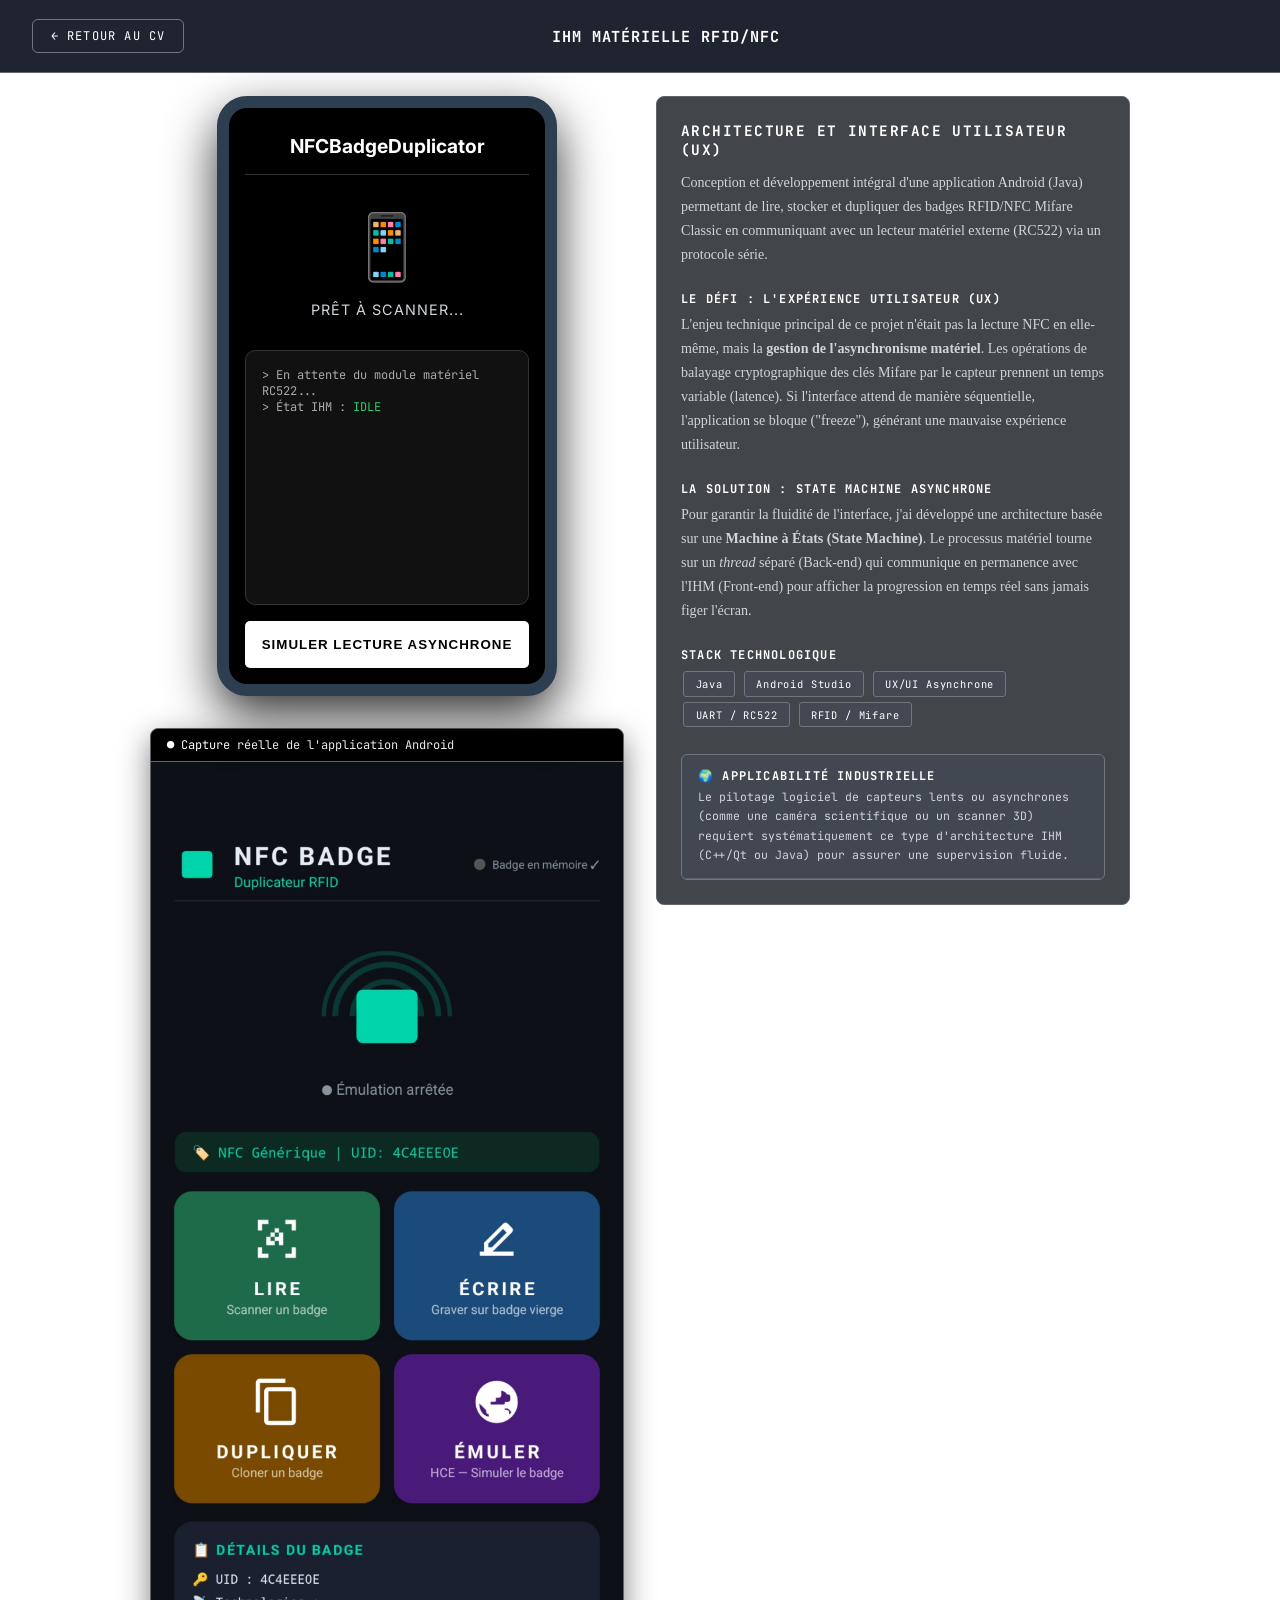
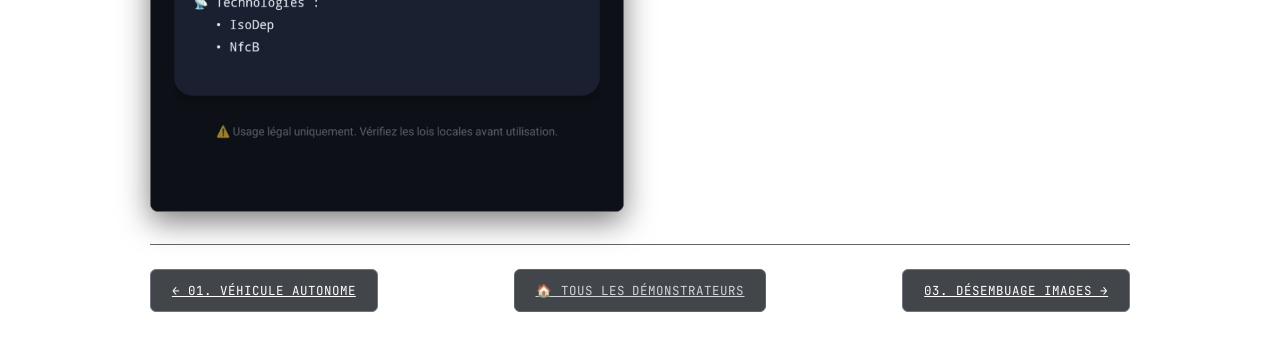
<file: projet-nfc-badge.html>
<!DOCTYPE html>
<html lang="fr">
<head>
  <meta charset="UTF-8">
  <meta name="viewport" content="width=device-width, initial-scale=1.0">
  <title>Zouhir Ouarab — Interface RFID/NFC</title>
  <meta name="description" content="Développement d'une IHM Android pour lire et dupliquer des badges NFC avec gestion asynchrone du matériel.">
  <!-- Favicon -->
  <link rel="icon" href="data:image/svg+xml,<svg xmlns=%22http://www.w3.org/2000/svg%22 viewBox=%220 0 100 100%22><text y=%22.9em%22 font-size=%2290%22>📱</text></svg>">
  <link rel="preconnect" href="https://fonts.googleapis.com">
  <link rel="preconnect" href="https://fonts.gstatic.com" crossorigin>
  <link href="https://fonts.googleapis.com/css2?family=Inter:wght@300;400;500;600;700;800;900&family=JetBrains+Mono:wght@400;500;700&display=swap" rel="stylesheet">
  <style>
    /* ── DESIGN TOKENS ── */
    *, *::before, *::after { margin: 0; padding: 0; box-sizing: border-box; }
    :root {
<<<<<<< HEAD
      --bg:#0d121f; --surface:#141c2e; --surface2:#1b263e;
      --border:rgba(99,140,245,.16); --border2:rgba(99,140,245,.32);
      --text:#f1f5f9; --dim:#94a3b8; --dim2:#64748b;
      --cyan:#38bdf8; --green:#34d399; --accent:#f59e0b;
=======
      --bg:#33363a; --surface:#42454a; --surface2:#51555b;
      --border:#5f646b; --border2:#70767e;
      --text:#ffffff; --dim:#d1d5db; --dim2:#9ca3af;
      --cyan:#ffffff; --green:#e5e7eb; --accent:#d1d5db;
>>>>>>> 5422078a87c2f8fb182d4d51ee4809206ef714f8
      --sans:'Inter',system-ui,sans-serif;
      --mono:'JetBrains Mono',monospace;
    }
    img { display: block; max-width: 100%; }
    body {
      background: var(--bg); color: var(--text);
      font-family: var(--sans); display: flex; flex-direction: column;
      align-items: center; justify-content: center; min-height: 100vh; padding: 6rem 1rem 2rem;
      -webkit-font-smoothing: antialiased;
    }
    header {
      position: absolute; top: 0; left: 0; right: 0; padding: 1.2rem 2rem;
      display: flex; justify-content: space-between; align-items: center; z-index: 10;
      border-bottom: 1px solid var(--border); background: rgba(13,18,31,.92); backdrop-filter: blur(16px);
    }
    a.btn-back {
      color: var(--cyan); text-decoration: none; border: 1px solid var(--border2);
      padding: .5rem 1.1rem; font-family: var(--mono); font-size: .75rem;
      text-transform: uppercase; letter-spacing: .1em; transition: all 0.3s;
      border-radius: 6px; display: inline-flex; align-items: center; gap: 0.4rem;
    }
    a.btn-back:hover { background: var(--cyan); color: #0d121f; font-weight: 700; }
    h1 {
      margin: 0; font-family: var(--mono); letter-spacing: .06em;
      font-size: 0.95rem; font-weight: 700; color: var(--text); text-transform: uppercase;
    }
    .project-nav {
      width: min(100%, 980px); margin: 2rem 0 1rem;
      display: flex; justify-content: space-between; align-items: center;
      gap: 1rem; flex-wrap: wrap; padding-top: 1.5rem; border-top: 1px solid var(--border);
    }
    .pnav-link {
      font-family: var(--mono); font-size: 0.78rem; text-transform: uppercase;
      letter-spacing: 0.08em; padding: 0.75rem 1.3rem; border: 1px solid var(--border2);
      border-radius: 6px; background: var(--surface); color: var(--text);
      transition: all 0.25s; display: inline-flex; align-items: center; gap: 0.5rem;
    }
    .pnav-link:hover {
      background: var(--cyan); color: #0d121f; border-color: var(--cyan);
      font-weight: 700; transform: translateY(-2px);
    }
    .pnav-home { color: var(--dim); border-color: var(--border); }
    .page-wrap {
      width: min(100%, 980px);
      display: grid; grid-template-columns: 1fr 1fr;
      gap: 2rem; align-items: start;
    }
    /* ── ANDROID PHONE SIMULATOR ── */
    .phone {
      background: #000; border: 12px solid #2c3e50; border-radius: 30px;
      width: 100%; max-width: 340px; height: 600px; padding: 1rem;
      box-shadow: 0 20px 50px rgba(0,0,0,0.8);
      position: relative; overflow: hidden; margin: 0 auto;
      display: flex; flex-direction: column;
      font-family: 'Inter', sans-serif;
    }
    .phone-header {
      text-align: center; color: white; padding-bottom: 1rem; border-bottom: 1px solid #333;
    }
    .phone-title { font-weight: 700; font-size: 1.2rem; color: var(--cyan); margin-top: 10px; }
    
    .nfc-status {
      text-align: center; margin: 2rem 0;
    }
    .nfc-icon {
      font-size: 4rem; display: inline-block; transition: transform 0.3s;
      animation: pulse 2s infinite;
    }
    @keyframes pulse {
      0% { transform: scale(1); opacity: 0.8; }
      50% { transform: scale(1.1); opacity: 1; }
      100% { transform: scale(1); opacity: 0.8; }
    }
    .status-text {
      color: var(--dim); font-size: 0.9rem; margin-top: 1rem; text-transform: uppercase; letter-spacing: 1px;
    }
    
    .badge-data {
      background: #111; border: 1px solid #333; border-radius: 10px; padding: 1rem;
      flex-grow: 1; overflow-y: auto; font-family: var(--mono); font-size: 0.75rem; color: #aaa;
    }
    .badge-data span { color: var(--cyan); }
    
    .action-btn {
      background: var(--cyan); color: #000; border: none; border-radius: 5px;
      padding: 1rem; font-weight: 700; text-transform: uppercase; letter-spacing: 1px;
      margin-top: 1rem; cursor: pointer; transition: background 0.3s;
    }
    .action-btn:hover { background: #00e0b4; }

    /* ── INFO PANEL ── */
    .info-panel {
      background: var(--surface); border: 1px solid var(--border);
      border-radius: 8px; padding: 1.5rem;
    }
    .info-panel h2 {
      margin: 0 0 .75rem; font-family: var(--mono);
      color: var(--cyan); font-size: .9rem; letter-spacing: .1em;
      text-transform: uppercase; font-weight: 700;
    }
    .info-panel p { color: var(--dim); font-size: .88rem; line-height: 1.7; }
    .desc-section { margin-top: 1.5rem; }
    .desc-section h3 {
      margin: 0 0 .4rem; font-family: var(--mono);
      color: var(--text); font-size: .75rem; letter-spacing: .1em; text-transform: uppercase;
    }
    .tech-tag {
      display: inline-block; padding: .3rem .7rem; margin: .15rem;
      border: 1px solid var(--border2); border-radius: 3px; font-size: .65rem;
      color: var(--cyan); letter-spacing: .08em; font-family: var(--mono);
      background: rgba(80,144,240,.05);
    }
    .analogy-wrap {
      margin-top: 1rem; border-radius: 6px; overflow: hidden;
      border: 1px solid var(--border2); background: rgba(80,144,240,.04);
    }
    .analogy-header { padding: .8rem 1rem; border-bottom: 1px solid var(--border); }
    .analogy-header h4 {
      font-family: var(--mono); font-size: .75rem; color: var(--cyan);
      letter-spacing: .1em; text-transform: uppercase; margin-bottom: .2rem; font-weight: 700;
    }
    .analogy-header p { font-size: .72rem; color: var(--dim); font-family: var(--mono); }
    
    @media (max-width: 860px) {
      header { padding: 1rem; flex-direction: column; gap: .75rem; }
      .page-wrap { grid-template-columns: 1fr; }
    }
  </style>
</head>
<body>

<header>
  <a href="index.html" class="btn-back">← Retour au CV</a>
  <h1>IHM MATÉRIELLE RFID/NFC</h1>
  <div style="width: 100px;"></div>
</header>

<div class="page-wrap">
  <div>
    <div class="phone">
      <div class="phone-header">
        <div class="phone-title">NFCBadgeDuplicator</div>
      </div>
      
      <div class="nfc-status">
        <div class="nfc-icon" id="nfc-icon">📱</div>
        <div class="status-text" id="status-text">PRÊT À SCANNER...</div>
      </div>
      
      <div class="badge-data" id="badge-data">
        > En attente du module matériel RC522...<br>
        > État IHM : <span style="color:#2ecc71">IDLE</span>
      </div>
      
      <button class="action-btn" onclick="simulateScan()">Simuler Lecture Asynchrone</button>
    </div>
    <div style="margin-top: 2rem; border: 1px solid var(--border); border-radius: 8px; overflow: hidden; background: #000; box-shadow: 0 10px 30px rgba(0,0,0,0.5);">
      <div style="padding: 0.5rem 1rem; background: rgba(0,0,0,0.5); font-family: var(--mono); font-size: 0.75rem; border-bottom: 1px solid var(--border);">
        <span style="color:var(--cyan)">●</span> Capture réelle de l'application Android
      </div>
      <img src="NFC_interface_app.jpg" alt="Capture réelle de l'application NFC" style="width: 100%; display: block;">
    </div>
  </div>

  <div class="info-panel">
    <h2>Architecture et Interface Utilisateur (UX)</h2>
    <p>Conception et développement intégral d'une application Android (Java) permettant de lire, stocker et dupliquer des badges RFID/NFC Mifare Classic en communiquant avec un lecteur matériel externe (RC522) via un protocole série.</p>
    
    <div class="desc-section">
      <h3>Le défi : L'Expérience Utilisateur (UX)</h3>
      <p>L'enjeu technique principal de ce projet n'était pas la lecture NFC en elle-même, mais la <strong>gestion de l'asynchronisme matériel</strong>. Les opérations de balayage cryptographique des clés Mifare par le capteur prennent un temps variable (latence). Si l'interface attend de manière séquentielle, l'application se bloque ("freeze"), générant une mauvaise expérience utilisateur.</p>
    </div>

    <div class="desc-section">
      <h3>La solution : State Machine Asynchrone</h3>
      <p>Pour garantir la fluidité de l'interface, j'ai développé une architecture basée sur une <strong>Machine à États (State Machine)</strong>. Le processus matériel tourne sur un <em>thread</em> séparé (Back-end) qui communique en permanence avec l'IHM (Front-end) pour afficher la progression en temps réel sans jamais figer l'écran.</p>
    </div>

    <div class="desc-section">
      <h3>Stack Technologique</h3>
      <span class="tech-tag">Java</span>
      <span class="tech-tag">Android Studio</span>
      <span class="tech-tag">UX/UI Asynchrone</span>
      <span class="tech-tag">UART / RC522</span>
      <span class="tech-tag">RFID / Mifare</span>
    </div>
    
    <div class="desc-section">
      <div class="analogy-wrap">
        <div class="analogy-header">
          <h4>🌍 APPLICABILITÉ INDUSTRIELLE</h4>
          <p>Le pilotage logiciel de capteurs lents ou asynchrones (comme une caméra scientifique ou un scanner 3D) requiert systématiquement ce type d'architecture IHM (C++/Qt ou Java) pour assurer une supervision fluide.</p>
        </div>
      </div>
    </div>
  </div>
</div>

<div class="project-nav">
  <a href="projet-vehicule-autonome.html" class="pnav-link pnav-prev">← 01. Véhicule Autonome</a>
  <a href="index.html#projects" class="pnav-link pnav-home">🏠 Tous les démonstrateurs</a>
  <a href="projet-dehazing.html" class="pnav-link pnav-next">03. Désembuage Images →</a>
</div>

<script>
  const dataLog = document.getElementById('badge-data');
  const statusText = document.getElementById('status-text');
  const nfcIcon = document.getElementById('nfc-icon');
  
  function wait(ms) {
    return new Promise(resolve => setTimeout(resolve, ms));
  }

  async function simulateScan() {
    // Reset
    dataLog.innerHTML = "> État IHM : <span style='color:#f1c40f'>WAIT_HARDWARE</span><br>";
    statusText.textContent = "BALAYAGE CRYPTOGRAPHIQUE...";
    nfcIcon.style.animationDuration = "0.5s";
    
    // Simulate non-blocking async hardware read
    await wait(800);
    dataLog.innerHTML += "> Test clé MAD (A0A1A2A3A4A5)... [ÉCHEC]<br>";
    
    await wait(600);
    dataLog.innerHTML += "> Test clé par défaut (FFFFFFFFFFFF)... <span style='color:#2ecc71'>[OK]</span><br>";
    
    await wait(800);
    dataLog.innerHTML += "> Lecture du Secteur 0...<br>";
    
    await wait(500);
    statusText.textContent = "LECTURE TERMINÉE";
    nfcIcon.style.animationDuration = "2s";
    
    dataLog.innerHTML += `<br><span style='color:#00D4AA'>--- BADGE DÉTECTÉ ---</span><br>
    Type : MIFARE Classic 1K<br>
    UID : <span>A1 B2 C3 D4</span><br>
    Secteurs lisibles : 16/16<br>
    Taille : 1024 bytes<br><br>
    > État IHM : <span style='color:#2ecc71'>READY</span>`;
  }
</script>

</body>
</html>
</file>
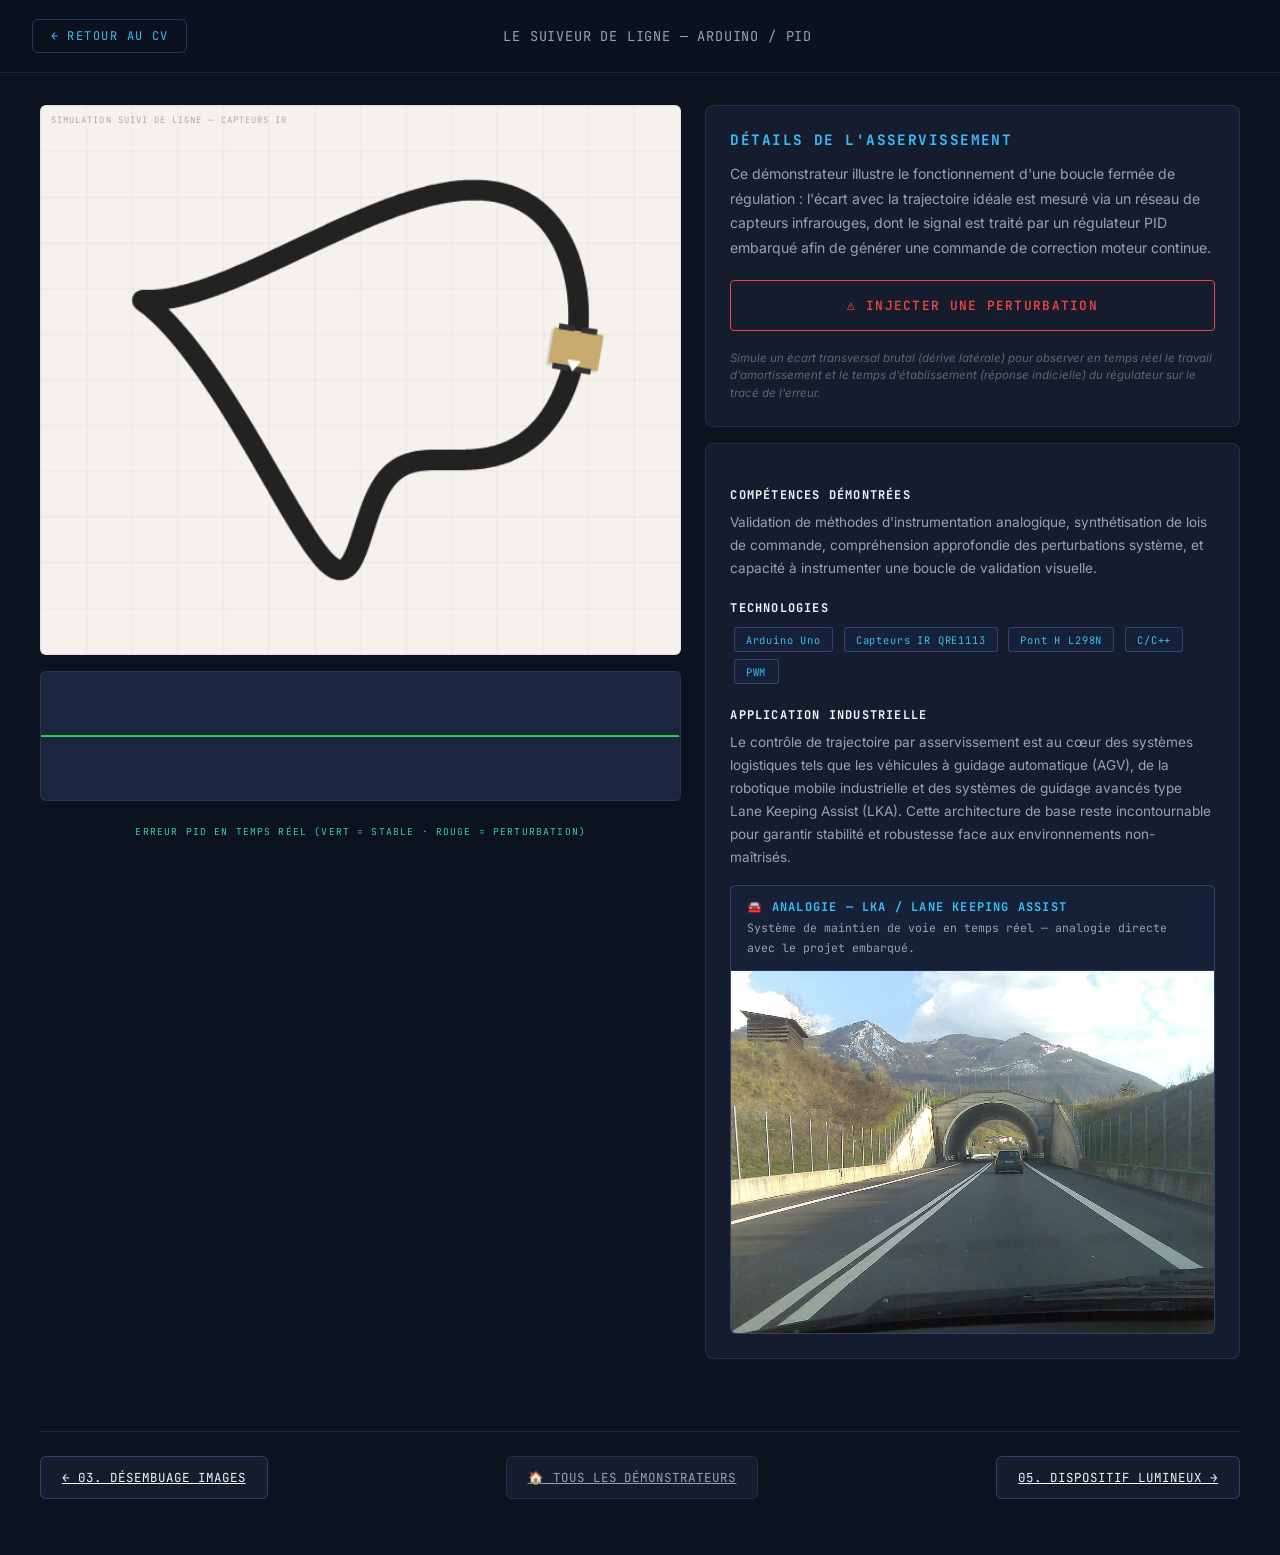
<file: projet-pid-trajectoire.html>
<!DOCTYPE html>
<html lang="fr">
<head>
<meta charset="UTF-8">
<meta name="viewport" content="width=device-width, initial-scale=1.0">
<title>Zouhir Ouarab — Asservissement PID embarqué</title>
<meta name="description" content="Projet de suivi de ligne embarqué : capteurs infrarouges, régulateur PID en C sur Arduino et visualisation de la correction en temps réel.">
<!-- Favicon -->
<link rel="icon" href="data:image/svg+xml,<svg xmlns=%22http://www.w3.org/2000/svg%22 viewBox=%220 0 100 100%22><text y=%22.9em%22 font-size=%2290%22>📈</text></svg>">
<link href="https://fonts.googleapis.com/css2?family=Inter:wght@300;400;500;600;700;800;900&family=JetBrains+Mono:wght@400;500;700&display=swap" rel="stylesheet">
<style>
  /* ── DESIGN TOKENS ── */
  *, *::before, *::after { margin: 0; padding: 0; box-sizing: border-box; }
  :root {
    --bg:#0d121f; --surface:#141c2e; --surface2:#1b263e;
    --border:rgba(99,140,245,.16); --border2:rgba(99,140,245,.32);
    --text:#f1f5f9; --dim:#94a3b8; --dim2:#64748b;
    --cyan:#38bdf8; --green:#34d399; --accent:#f59e0b;
    --danger:#ef4444; --safe:#10b981;
    --sans:'Inter',system-ui,sans-serif;
    --mono:'JetBrains Mono',monospace;
  }
  img { display: block; max-width: 100%; }
  body {
    background: var(--bg); color: var(--text);
    font-family: var(--sans); min-height: 100vh;
    display: flex; flex-direction: column; align-items: center;
    -webkit-font-smoothing: antialiased;
  }
  header {
    width: 100%; padding: 1.2rem 2rem;
    display: flex; justify-content: space-between; align-items: center;
    border-bottom: 1px solid var(--border);
    background: rgba(13,18,31,.92); backdrop-filter: blur(16px);
    position: sticky; top: 0; z-index: 50;
  }
  a.btn-back {
    color: var(--cyan); text-decoration: none; border: 1px solid var(--border2);
    padding: .5rem 1.1rem; font-family: var(--mono); font-size: .75rem;
    text-transform: uppercase; letter-spacing: .12em; transition: .3s;
    border-radius: 6px; display: inline-flex; align-items: center; gap: 0.4rem;
  }
  a.btn-back:hover { background: var(--cyan); color: #0d121f; font-weight: 700; }
  .page-title {
    font-family: var(--mono); letter-spacing: .06em;
    font-size: .85rem; color: var(--dim); text-align: center; text-transform: uppercase;
  }
  .project-nav {
    width: 95%; max-width: 1200px; margin: 1.5rem 0 3.5rem;
    display: flex; justify-content: space-between; align-items: center;
    gap: 1rem; flex-wrap: wrap; padding-top: 1.5rem; border-top: 1px solid var(--border);
  }
  .pnav-link {
    font-family: var(--mono); font-size: 0.78rem; text-transform: uppercase;
    letter-spacing: 0.08em; padding: 0.75rem 1.3rem; border: 1px solid var(--border2);
    border-radius: 6px; background: var(--surface); color: var(--text);
    transition: all 0.25s; display: inline-flex; align-items: center; gap: 0.5rem;
  }
  .pnav-link:hover {
    background: var(--cyan); color: #0d121f; border-color: var(--cyan);
    font-weight: 700; transform: translateY(-2px);
  }
  .pnav-home { color: var(--dim); border-color: var(--border); }
  .main-grid {
    display: grid; grid-template-columns: 1.2fr 1fr; gap: 1.5rem;
    width: 95%; max-width: 1200px; padding: 2rem 0 3rem;
  }
  @media (max-width: 900px) { .main-grid { grid-template-columns: 1fr; } }
  .panel {
    background: var(--surface); border: 1px solid var(--border);
    border-radius: 8px; padding: 1.5rem;
  }
  .panel h2 {
    font-family: var(--mono); color: var(--cyan);
    font-size: .9rem; letter-spacing: .1em; margin-bottom: .8rem;
    text-transform: uppercase; font-weight: 700;
  }
  .panel p { color: var(--dim); font-size: .88rem; line-height: 1.75; }
  .canvas-box {
    position: relative; border: 1px solid var(--border); border-radius: 6px;
    overflow: hidden; background: #f5f2ee;
  }
  .canvas-box canvas { display: block; width: 100%; height: auto; }
  .canvas-label {
    position: absolute; top: 8px; left: 10px;
    font-size: .55rem; color: rgba(0,0,0,.3); letter-spacing: .12em; text-transform: uppercase;
    z-index: 2; font-family: var(--mono);
  }
  .chart-box {
    border: 1px solid var(--border); border-radius: 6px; overflow: hidden;
    background: var(--surface2); position: relative; height: 130px;
  }
  .chart-box canvas { display: block; width: 100%; height: 100%; }
  .chart-zero {
    position: absolute; top: 50%; left: 0; right: 0;
    height: 1px; background: var(--border2); z-index: 1;
  }
  .chart-label {
    text-align: center; font-size: .6rem; color: var(--green);
    letter-spacing: .12em; text-transform: uppercase; margin-top: .5rem;
    font-family: var(--mono);
  }
  .btn-perturb {
    width: 100%; padding: 1rem; margin: 1.2rem 0;
    background: transparent; border: 1px solid var(--danger); color: var(--danger);
    font-family: var(--mono); font-size: .8rem; font-weight: 600;
    text-transform: uppercase; letter-spacing: .1em; cursor: pointer;
    transition: .3s; border-radius: 4px;
  }
  .btn-perturb:hover { background: var(--danger); color: #fff; }
  .btn-perturb:active { transform: scale(.97); }
  .tech-tag {
    display: inline-block; padding: .3rem .7rem; margin: .2rem;
    border: 1px solid var(--border2); border-radius: 3px; font-size: .65rem;
    color: var(--cyan); letter-spacing: .08em; font-family: var(--mono);
    background: rgba(80,144,240,.05);
  }
  .desc-section { margin-top: 1.2rem; }
  .desc-section h3 {
    font-family: var(--mono); font-size: .75rem;
    color: var(--text); letter-spacing: .1em; margin-bottom: .5rem; text-transform: uppercase;
  }
  .desc-section p { color: var(--dim); font-size: .85rem; line-height: 1.7; }
  .analogy-wrap {
    margin-top: 1rem; border-radius: 6px; overflow: hidden;
    border: 1px solid var(--border2); background: rgba(80,144,240,.04);
  }
  .analogy-header { padding: .8rem 1rem; border-bottom: 1px solid var(--border); }
  .analogy-header h4 {
    font-family: var(--mono); font-size: .75rem; color: var(--cyan);
    letter-spacing: .1em; text-transform: uppercase; margin-bottom: .2rem; font-weight: 700;
  }
  .analogy-header p { font-size: .72rem; color: var(--dim); font-family: var(--mono); }
  .analogy-wrap img { width: 100%; display: block; }
  @media (max-width: 700px) {
    header { padding: 1rem; flex-direction: column; gap: .8rem; }
    .page-title { font-size: .75rem; }
    .main-grid { width: 100%; padding: 0 1rem 2rem; }
    .panel { padding: 1.2rem; }
  }
</style>
</head>
<body>

<header>
  <a href="index.html" class="btn-back">← Retour au CV</a>
  <span class="page-title">LE SUIVEUR DE LIGNE — ARDUINO / PID</span>
  <div style="width:120px"></div>
</header>

<div class="main-grid">

  <!-- LEFT: CANVAS + CHART -->
  <div style="display:flex; flex-direction:column; gap:1rem;">
    <div class="canvas-box">
      <span class="canvas-label">Simulation Suivi de Ligne — Capteurs IR</span>
      <canvas id="trackCanvas" width="560" height="480"></canvas>
    </div>
    <div class="chart-box">
      <div class="chart-zero"></div>
      <canvas id="errorChart" width="560" height="130"></canvas>
    </div>
    <div class="chart-label">Erreur PID en temps réel (vert = stable · rouge = perturbation)</div>
  </div>

  <!-- RIGHT: CONTROLS + DETAILS -->
  <div style="display:flex; flex-direction:column; gap:1rem;">
    <div class="panel">
      <h2>Détails de l'Asservissement</h2>
      <p>Ce démonstrateur illustre le fonctionnement d'une boucle fermée de régulation : l'écart avec la trajectoire idéale est mesuré via un réseau de capteurs infrarouges, dont le signal est traité par un régulateur PID embarqué afin de générer une commande de correction moteur continue.</p>
      
      <button class="btn-perturb" id="btn-perturb">⚠️ Injecter une perturbation</button>
      <p style="font-size:.72rem; color:#666; line-height:1.5;">
        <em>Simule un écart transversal brutal (dérive latérale) pour observer en temps réel le travail d'amortissement et le temps d'établissement (réponse indicielle) du régulateur sur le tracé de l'erreur.</em>
      </p>
    </div>
    <div class="panel">
      <div class="desc-section">
        <h3>Compétences démontrées</h3>
        <p>Validation de méthodes d'instrumentation analogique, synthétisation de lois de commande, compréhension approfondie des perturbations système, et capacité à instrumenter une boucle de validation visuelle.</p>
      </div>
      <div class="desc-section">
        <h3>Technologies</h3>
        <span class="tech-tag">Arduino Uno</span>
        <span class="tech-tag">Capteurs IR QRE1113</span>
        <span class="tech-tag">Pont H L298N</span>
        <span class="tech-tag">C/C++</span>
        <span class="tech-tag">PWM</span>
      </div>
      <div class="desc-section" style="margin-top:1.2rem;">
        <h3>Application industrielle</h3>
        <p>Le contrôle de trajectoire par asservissement est au cœur des systèmes logistiques tels que les véhicules à guidage automatique (AGV), de la robotique mobile industrielle et des systèmes de guidage avancés type Lane Keeping Assist (LKA). Cette architecture de base reste incontournable pour garantir stabilité et robustesse face aux environnements non-maîtrisés.</p>
        
        <div class="analogy-wrap">
          <div class="analogy-header">
            <h4>🚘 ANALOGIE — LKA / Lane Keeping Assist</h4>
            <p>Système de maintien de voie en temps réel — analogie directe avec le projet embarqué.</p>
          </div>
          <img src="analogie-lka.jpg" alt="Lane Keeping Assist - système ADAS">
        </div>
      </div>
    </div>
  </div>

</div>

<div class="project-nav">
  <a href="projet-dehazing.html" class="pnav-link pnav-prev">← 03. Désembuage Images</a>
  <a href="index.html#projects" class="pnav-link pnav-home">🏠 Tous les démonstrateurs</a>
  <a href="projet-led-guitariste.html" class="pnav-link pnav-next">05. Dispositif Lumineux →</a>
</div>

<script>
const W = 560, H = 480;
const trackCanvas = document.getElementById('trackCanvas');
const tCtx = trackCanvas.getContext('2d');
const errCanvas = document.getElementById('errorChart');
const eCtx = errCanvas.getContext('2d');

// ══════════════════════════════════════════
// The track is defined as a series of waypoints.
// The car drives ALONG the track (both x and y move).
// ══════════════════════════════════════════

// Generate a smooth winding track path (Closed loop Lissajous curve)
const trackPoints = [];
const NUM_PTS = 800; // More points for smoother angle calculation
for (let i = 0; i < NUM_PTS; i++) {
  let t = (i / NUM_PTS) * Math.PI * 2;
  // Integer multipliers ensure the start and end connect perfectly
  let x = W/2 + Math.sin(t) * 160 + Math.sin(2 * t) * 60;
  let y = H/2 - Math.cos(t) * 140 - Math.sin(3 * t) * 40;
  trackPoints.push({ x, y });
}

// Car state
let carIdx = 0;  // Position index along track
let carX = trackPoints[0].x;
let carY = trackPoints[0].y;
let carAngle = 0;
let lateralOffset = 0; // Offset perpendicular to the track (the "error")
let prevError = 0;
let integral = 0;

// PID tuning (well-tuned for demo)
const Kp = 0.08;
const Ki = 0.0002;
const Kd = 0.15;
const DRIVE_SPEED = 2; // points per frame along the track

let errorHist = new Array(560).fill(0);

// Perturbation
document.getElementById('btn-perturb').addEventListener('click', () => {
  lateralOffset += (Math.random() > 0.5 ? 1 : -1) * (40 + Math.random() * 30);
});

function getTrackAngle(idx) {
  let i0 = idx % NUM_PTS;
  let i1 = (idx + 1) % NUM_PTS;
  let dx = trackPoints[i1].x - trackPoints[i0].x;
  let dy = trackPoints[i1].y - trackPoints[i0].y;
  return Math.atan2(dy, dx);
}

function update() {
  // Advance along track
  carIdx = (carIdx + DRIVE_SPEED) % NUM_PTS;
  
  let targetPt = trackPoints[Math.floor(carIdx) % NUM_PTS];
  let angle = getTrackAngle(Math.floor(carIdx));

  // PID: reduce lateralOffset toward 0
  let error = lateralOffset;
  integral += error * 0.016;
  integral = Math.max(-50, Math.min(50, integral)); // anti-windup
  let derivative = error - prevError;
  
  let correction = -(Kp * error + Ki * integral + Kd * derivative);
  // Cap the correction to simulate a realistic maximum steering angle
  correction = Math.max(-4, Math.min(4, correction));
  
  prevError = error;

  lateralOffset += correction;
  // Slight friction/decay for realism
  lateralOffset *= 0.98;

  // Car position = track point + perpendicular offset
  let perpAngle = angle + Math.PI / 2;
  carX = targetPt.x + Math.cos(perpAngle) * lateralOffset;
  carY = targetPt.y + Math.sin(perpAngle) * lateralOffset;
  carAngle = angle;

  // ── DRAW ──
  tCtx.fillStyle = '#f5f2ee';
  tCtx.fillRect(0, 0, W, H);

  // Grid
  tCtx.strokeStyle = 'rgba(0,0,0,.04)';
  tCtx.lineWidth = 1;
  for (let gx = 0; gx < W; gx += 40) {
    tCtx.beginPath(); tCtx.moveTo(gx, 0); tCtx.lineTo(gx, H); tCtx.stroke();
  }
  for (let gy = 0; gy < H; gy += 40) {
    tCtx.beginPath(); tCtx.moveTo(0, gy); tCtx.lineTo(W, gy); tCtx.stroke();
  }

  // Draw track (the line)
  tCtx.lineWidth = 18;
  tCtx.strokeStyle = '#222';
  tCtx.lineCap = 'round';
  tCtx.lineJoin = 'round';
  tCtx.beginPath();
  for (let i = 0; i < NUM_PTS; i++) {
    if (i === 0) tCtx.moveTo(trackPoints[i].x, trackPoints[i].y);
    else tCtx.lineTo(trackPoints[i].x, trackPoints[i].y);
  }
  tCtx.closePath();
  tCtx.stroke();

  // Draw sensors (5 IR sensors under the car)
  let sensorOffsets = [-12, -6, 0, 6, 12];
  sensorOffsets.forEach(off => {
    let sx = carX + Math.cos(perpAngle) * off;
    let sy = carY + Math.sin(perpAngle) * off;
    // Is this sensor on the line?
    let onLine = Math.abs(off + lateralOffset) < 10;
    tCtx.fillStyle = onLine ? '#2ecc71' : '#e74c3c';
    tCtx.beginPath(); tCtx.arc(sx, sy, 3, 0, Math.PI * 2); tCtx.fill();
  });

  // Draw robot
  tCtx.save();
  tCtx.translate(carX, carY);
  tCtx.rotate(carAngle);

  // Shadow
  tCtx.fillStyle = 'rgba(0,0,0,.12)';
  tCtx.fillRect(-14, -20, 32, 44);

  // Body
  tCtx.fillStyle = '#c8a96e';
  tCtx.fillRect(-16, -22, 32, 44);

  // Wheels
  tCtx.fillStyle = '#333';
  tCtx.fillRect(-20, -16, 5, 14);
  tCtx.fillRect(15, -16, 5, 14);
  tCtx.fillRect(-20, 4, 5, 14);
  tCtx.fillRect(15, 4, 5, 14);

  // Direction arrow
  tCtx.fillStyle = '#fff';
  tCtx.beginPath();
  tCtx.moveTo(20, 0);
  tCtx.lineTo(10, -6);
  tCtx.lineTo(10, 6);
  tCtx.closePath();
  tCtx.fill();

  tCtx.restore();

  // ── ERROR CHART ──
  errorHist.push(lateralOffset);
  errorHist.shift();

  eCtx.clearRect(0, 0, 560, 130);
  let midY = 65;
  for (let i = 1; i < errorHist.length; i++) {
    let eAbs = Math.abs(errorHist[i]);
    let hue = eAbs < 8 ? 120 : (eAbs < 25 ? 50 : 0);
    eCtx.strokeStyle = `hsl(${hue}, 80%, 50%)`;
    eCtx.lineWidth = 2;
    eCtx.beginPath();
    eCtx.moveTo(i - 1, midY - errorHist[i - 1] * 0.8);
    eCtx.lineTo(i, midY - errorHist[i] * 0.8);
    eCtx.stroke();
  }

  requestAnimationFrame(update);
}

update();
</script>
</body>
</html>
</file>
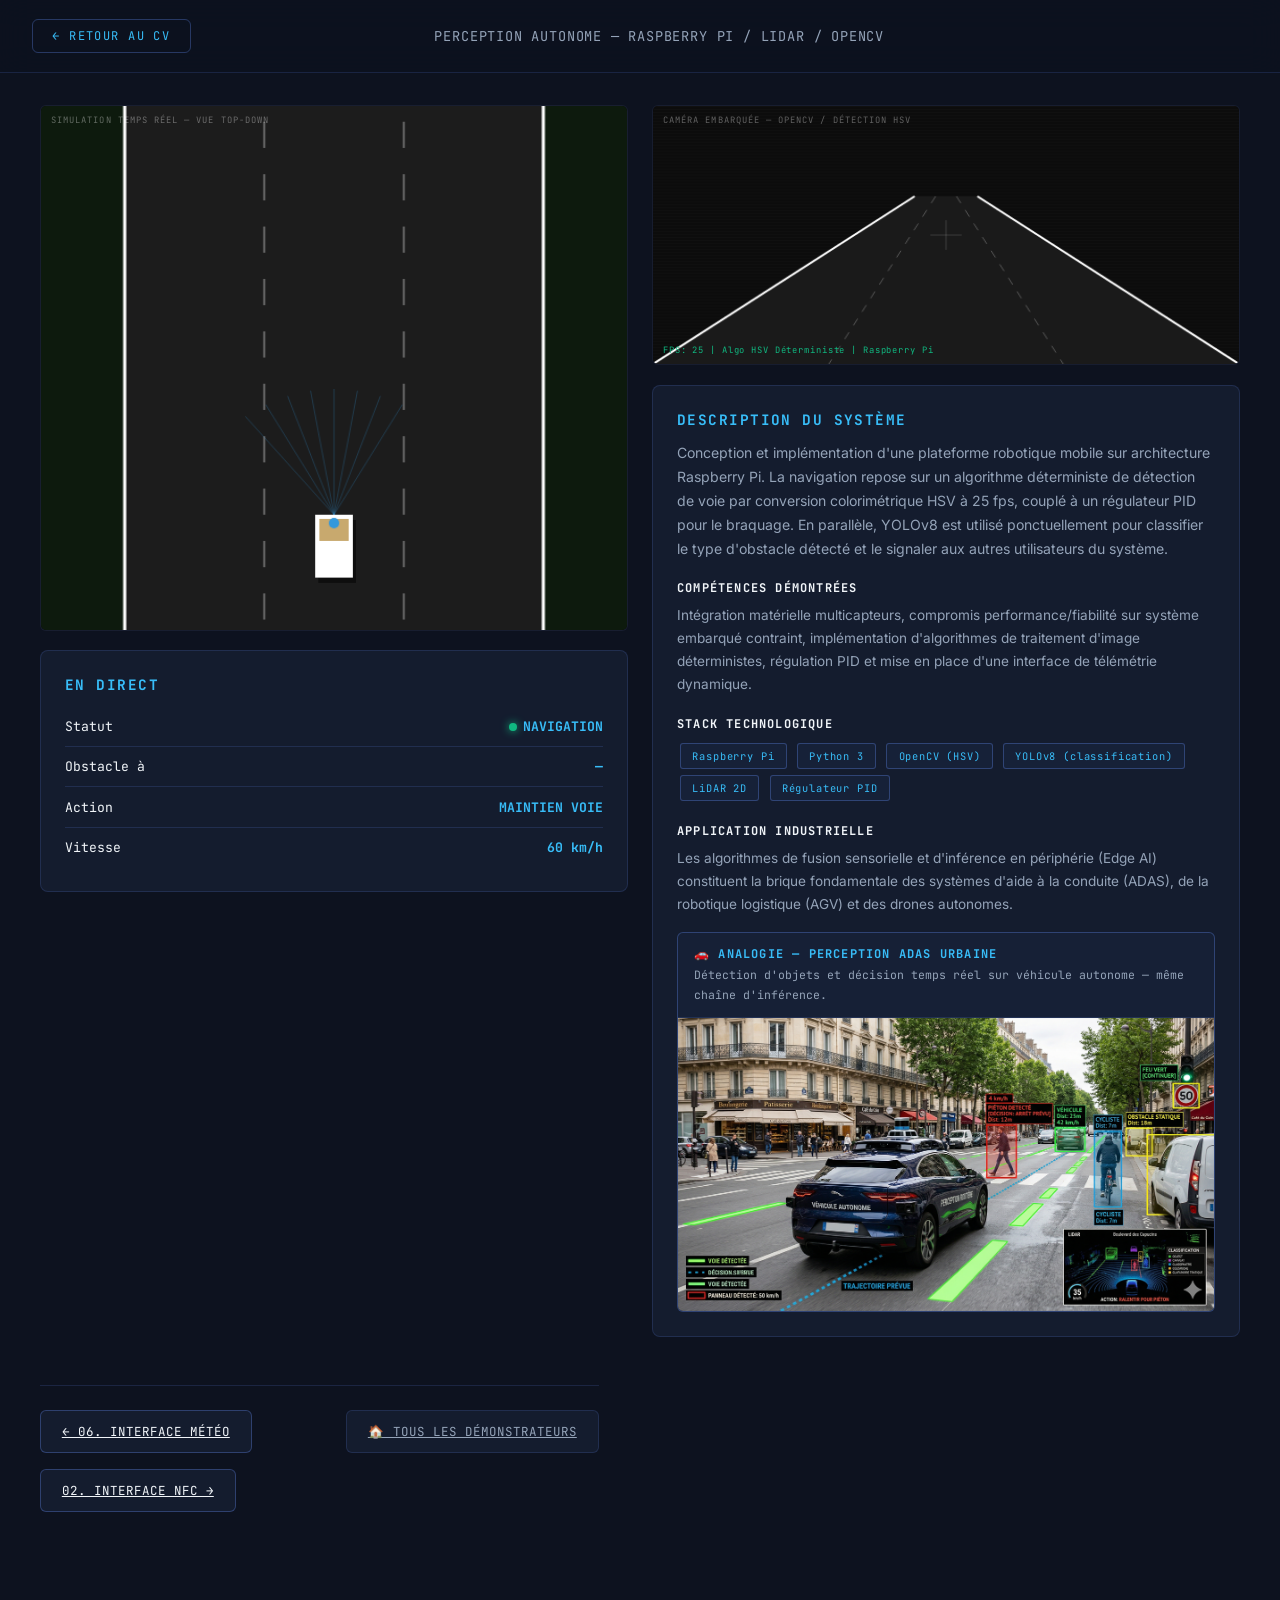
<file: projet-vehicule-autonome.html>
<!DOCTYPE html>
<html lang="fr">
<head>
<meta charset="UTF-8">
<meta name="viewport" content="width=device-width, initial-scale=1.0">
<title>Zouhir Ouarab — Démonstrateur de perception autonome</title>
<meta name="description" content="Projet de véhicule autonome miniature : fusion caméra + LiDAR, évitement d'obstacles et télémétrie temps réel sur Raspberry Pi.">
<!-- Favicon -->
<link rel="icon" href="data:image/svg+xml,<svg xmlns=%22http://www.w3.org/2000/svg%22 viewBox=%220 0 100 100%22><text y=%22.9em%22 font-size=%2290%22>🚗</text></svg>">
<link href="https://fonts.googleapis.com/css2?family=Inter:wght@300;400;500;600;700;800;900&family=JetBrains+Mono:wght@400;500;700&display=swap" rel="stylesheet">
<style>
  /* ── DESIGN TOKENS ── */
  *, *::before, *::after { margin: 0; padding: 0; box-sizing: border-box; }
  :root {
    --bg:#0d121f; --surface:#141c2e; --surface2:#1b263e;
    --border:rgba(99,140,245,.16); --border2:rgba(99,140,245,.32);
    --text:#f1f5f9; --dim:#94a3b8; --dim2:#64748b;
    --cyan:#38bdf8; --green:#34d399; --accent:#f59e0b;
    --danger:#ef4444; --safe:#10b981; --warn:#f59e0b;
    --sans:'Inter',system-ui,sans-serif;
    --mono:'JetBrains Mono',monospace;
  }
  img { display: block; max-width: 100%; }
  body {
    background: var(--bg); color: var(--text);
    font-family: var(--sans); min-height: 100vh;
    display: flex; flex-direction: column; align-items: center;
    -webkit-font-smoothing: antialiased;
  }
  header {
    width: 100%; padding: 1.2rem 2rem;
    display: flex; justify-content: space-between; align-items: center;
    border-bottom: 1px solid var(--border);
    background: rgba(13,18,31,.92); backdrop-filter: blur(16px);
    position: sticky; top: 0; z-index: 50;
  }
  a.btn-back {
    color: var(--cyan); text-decoration: none; border: 1px solid var(--border2);
    padding: .5rem 1.2rem; font-family: var(--mono); font-size: .75rem;
    text-transform: uppercase; letter-spacing: .12em; transition: .3s;
    border-radius: 6px; display: inline-flex; align-items: center; gap: 0.4rem;
  }
  a.btn-back:hover { background: var(--cyan); color: var(--bg); font-weight: 700; }
  .page-title {
    font-family: var(--mono); letter-spacing: .06em;
    font-size: .85rem; color: var(--dim); text-align: center; text-transform: uppercase;
  }
  .project-nav {
    width: 95%; max-width: 1200px; margin: 1.5rem 0 3.5rem;
    display: flex; justify-content: space-between; align-items: center;
    gap: 1rem; flex-wrap: wrap; padding-top: 1.5rem; border-top: 1px solid var(--border);
  }
  .pnav-link {
    font-family: var(--mono); font-size: 0.78rem; text-transform: uppercase;
    letter-spacing: 0.08em; padding: 0.75rem 1.3rem; border: 1px solid var(--border2);
    border-radius: 6px; background: var(--surface); color: var(--text);
    transition: all 0.25s; display: inline-flex; align-items: center; gap: 0.5rem;
  }
  .pnav-link:hover {
    background: var(--cyan); color: #0d121f; border-color: var(--cyan);
    font-weight: 700; transform: translateY(-2px);
  }
  .pnav-home { color: var(--dim); border-color: var(--border); }
  /* ── LAYOUT ── */
  .main-grid {
    display: grid; grid-template-columns: 1fr 1fr; gap: 1.5rem;
    width: 95%; max-width: 1200px; padding: 2rem 0 3rem;
  }
  @media (max-width: 900px) { .main-grid { grid-template-columns: 1fr; } }
  .panel {
    background: var(--surface); border: 1px solid var(--border);
    border-radius: 8px; padding: 1.5rem;
  }
  .panel h2 {
    font-family: var(--mono); color: var(--cyan);
    font-size: .9rem; letter-spacing: .1em; margin-bottom: .8rem;
    text-transform: uppercase; font-weight: 700;
  }
  .panel p { color: var(--dim); font-size: .88rem; line-height: 1.7; }
  /* ── CANVAS ── */
  .canvas-box {
    position: relative; border: 1px solid var(--border); border-radius: 6px;
    overflow: hidden; background: #0a0a0a;
  }
  .canvas-box canvas { display: block; width: 100%; height: auto; }
  .canvas-label {
    position: absolute; top: 8px; left: 10px;
    font-size: .55rem; color: rgba(255,255,255,.35); letter-spacing: .12em; text-transform: uppercase;
    font-family: var(--mono);
  }
  /* ── TÉLÉMÉTRIE ── */
  .tele-row {
    display: flex; justify-content: space-between; align-items: center;
    padding: .7rem 0; border-bottom: 1px solid var(--border); font-size: .82rem;
    font-family: var(--mono);
  }
  .tele-row:last-child { border: none; }
  .tele-val { color: var(--cyan); font-weight: 700; }
  .indicator {
    display: inline-block; width: 8px; height: 8px; border-radius: 50%;
    margin-right: 6px; vertical-align: middle;
  }
  .ind-safe { background: var(--safe); box-shadow: 0 0 8px var(--safe); }
  .ind-warn { background: var(--warn); box-shadow: 0 0 8px var(--warn); }
  .ind-danger { background: var(--danger); box-shadow: 0 0 8px var(--danger); }
  /* ── OPENCV HUD ── */
  .cv-hud {
    position: relative; background: #080808;
    border: 1px solid var(--border); border-radius: 6px; overflow: hidden;
    height: 260px;
  }
  .cv-hud canvas { display: block; width: 100%; height: 100%; }
  .cv-label {
    position: absolute; top: 8px; left: 10px;
    font-size: .55rem; color: rgba(255,255,255,.35); letter-spacing: .12em; text-transform: uppercase;
    font-family: var(--mono);
  }
  .cv-fps {
    position: absolute; bottom: 8px; left: 10px;
    font-size: .55rem; color: var(--safe); letter-spacing: .1em; font-family: var(--mono);
  }
  .desc-section { margin-top: 1.2rem; }
  .desc-section h3 {
    font-family: var(--mono); font-size: .75rem;
    color: var(--text); letter-spacing: .1em; margin-bottom: .5rem; text-transform: uppercase;
  }
  .desc-section p { color: var(--dim); font-size: .85rem; line-height: 1.7; }
  .tech-tag {
    display: inline-block; padding: .3rem .7rem; margin: .2rem;
    border: 1px solid var(--border2); border-radius: 3px; font-size: .65rem;
    color: var(--cyan); letter-spacing: .08em; font-family: var(--mono);
    background: rgba(80,144,240,.05);
  }
  .analogy-wrap {
    margin-top: 1rem; border-radius: 6px; overflow: hidden;
    border: 1px solid var(--border2); background: rgba(80,144,240,.04);
  }
  .analogy-header { padding: .8rem 1rem; border-bottom: 1px solid var(--border); }
  .analogy-header h4 {
    font-family: var(--mono); font-size: .75rem; color: var(--cyan);
    letter-spacing: .1em; text-transform: uppercase; margin-bottom: .2rem; font-weight: 700;
  }
  .analogy-header p { font-size: .72rem; color: var(--dim); font-family: var(--mono); }
  .analogy-wrap img { width: 100%; display: block; }
  @media (max-width: 700px) {
    header { padding: 1rem; flex-direction: column; gap: .8rem; }
    .page-title { font-size: .75rem; }
    .main-grid { width: 100%; padding: 0 1rem 2rem; }
    .panel { padding: 1.2rem; }
  }
</style>
</head>
<body>

<header>
  <a href="index.html" class="btn-back">← Retour au CV</a>
  <span class="page-title">PERCEPTION AUTONOME — RASPBERRY PI / LIDAR / OPENCV</span>
  <div style="width:120px"></div>
</header>

<div class="main-grid">

  <!-- LEFT: SIMULATION + TELEMETRY -->
  <div style="display:flex; flex-direction:column; gap:1.2rem;">
    <div class="canvas-box">
      <span class="canvas-label">Simulation Temps Réel — Vue Top-Down</span>
      <canvas id="roadSim" width="560" height="500"></canvas>
    </div>
    <div class="panel">
      <h2>En direct</h2>
      <div class="tele-row"><span>Statut</span><span class="tele-val" id="t-state"><span class="indicator ind-safe"></span>ROULE</span></div>
      <div class="tele-row"><span>Obstacle à</span><span class="tele-val" id="t-dist">—</span></div>
      <div class="tele-row"><span>Action</span><span class="tele-val" id="t-action">TOUT DROIT</span></div>
      <div class="tele-row"><span>Vitesse</span><span class="tele-val" id="t-speed">60 km/h</span></div>
    </div>
  </div>

  <!-- RIGHT: OPENCV CAMERA + DETAILS -->
  <div style="display:flex; flex-direction:column; gap:1.2rem;">
    <div class="cv-hud">
      <span class="cv-label">Caméra Embarquée — OpenCV / Détection HSV</span>
      <canvas id="cvCam" width="560" height="260"></canvas>
      <span class="cv-fps">FPS: 25 | Algo HSV Déterministe | Raspberry Pi</span>
    </div>
    <div class="panel">
      <h2>Description du Système</h2>
      <p>Conception et implémentation d'une plateforme robotique mobile sur architecture Raspberry Pi. La navigation repose sur un algorithme déterministe de détection de voie par conversion colorimétrique HSV à 25 fps, couplé à un régulateur PID pour le braquage. En parallèle, YOLOv8 est utilisé ponctuellement pour classifier le type d'obstacle détecté et le signaler aux autres utilisateurs du système.</p>
      <div class="desc-section">
        <h3>Compétences démontrées</h3>
        <p>Intégration matérielle multicapteurs, compromis performance/fiabilité sur système embarqué contraint, implémentation d'algorithmes de traitement d'image déterministes, régulation PID et mise en place d'une interface de télémétrie dynamique.</p>
      </div>
      <div class="desc-section">
        <h3>Stack Technologique</h3>
        <span class="tech-tag">Raspberry Pi</span>
        <span class="tech-tag">Python 3</span>
        <span class="tech-tag">OpenCV (HSV)</span>
        <span class="tech-tag">YOLOv8 (classification)</span>
        <span class="tech-tag">LiDAR 2D</span>
        <span class="tech-tag">Régulateur PID</span>
      </div>
      <div class="desc-section">
        <h3>Application industrielle</h3>
        <p>Les algorithmes de fusion sensorielle et d'inférence en périphérie (Edge AI) constituent la brique fondamentale des systèmes d'aide à la conduite (ADAS), de la robotique logistique (AGV) et des drones autonomes.</p>
        <div class="analogy-wrap">
          <div class="analogy-header">
            <h4>🚗 ANALOGIE — Perception ADAS urbaine</h4>
            <p>Détection d'objets et décision temps réel sur véhicule autonome — même chaîne d'inférence.</p>
          </div>
          <img src="auto_detec.png" alt="Détection d'objets YOLO sur véhicule autonome urbain">
        </div>
      </div>
    </div>
  </div>

</main>

<div class="project-nav">
  <a href="projet-meteo-api.html" class="pnav-link pnav-prev">← 06. Interface Météo</a>
  <a href="index.html#projects" class="pnav-link pnav-home">🏠 Tous les démonstrateurs</a>
  <a href="projet-nfc-badge.html" class="pnav-link pnav-next">02. Interface NFC →</a>
</div>

<script>
// ═══════════════════════════════════════════
// ──────── ROAD SIMULATION (Top-Down) ──────
// ═══════════════════════════════════════════
const roadC = document.getElementById('roadSim');
const rCtx = roadC.getContext('2d');

let roadScroll = 0;
const ROAD_SPEED = 5;
const ROAD_LEFT = 80;
const ROAD_RIGHT = 480;
const ROAD_W = ROAD_RIGHT - ROAD_LEFT;
const LANE_W = ROAD_W / 3;

// Ego car
let ego = { x: 280, targetX: 280, y: 420, w: 36, h: 60 };

// Other vehicles (obstacles)
let vehicles = [];
let vehId = 0;
let frameN = 0;

// Colors for other vehicles
const vehColors = ['#e74c3c','#3498db','#1abc9c','#9b59b6','#f39c12'];

function spawnVehicle() {
  const laneIdx = Math.floor(Math.random() * 3);
  const laneCenter = ROAD_LEFT + LANE_W * laneIdx + LANE_W / 2;
  vehicles.push({
    id: vehId++, x: laneCenter, y: -80, w: 34, h: 55,
    speed: 1.5 + Math.random() * 1.5,
    color: vehColors[Math.floor(Math.random() * vehColors.length)],
    lane: laneIdx
  });
}

function getLaneCenter(idx) { return ROAD_LEFT + LANE_W * idx + LANE_W / 2; }
function getEgoLane() { return Math.round((ego.x - ROAD_LEFT - LANE_W/2) / LANE_W); }

function drawRoad() {
  rCtx.clearRect(0, 0, roadC.width, roadC.height);

  // Grass / shoulder
  rCtx.fillStyle = '#0d1a0d';
  rCtx.fillRect(0, 0, roadC.width, roadC.height);

  // Road surface
  rCtx.fillStyle = '#1c1c1c';
  rCtx.fillRect(ROAD_LEFT, 0, ROAD_W, roadC.height);

  // Road edges (solid white)
  rCtx.strokeStyle = '#fff';
  rCtx.lineWidth = 3;
  rCtx.beginPath(); rCtx.moveTo(ROAD_LEFT, 0); rCtx.lineTo(ROAD_LEFT, roadC.height); rCtx.stroke();
  rCtx.beginPath(); rCtx.moveTo(ROAD_RIGHT, 0); rCtx.lineTo(ROAD_RIGHT, roadC.height); rCtx.stroke();

  // Dashed lane lines
  rCtx.setLineDash([25, 25]);
  rCtx.strokeStyle = '#666';
  rCtx.lineWidth = 2;
  roadScroll = (roadScroll + ROAD_SPEED) % 50;
  for (let i = 1; i < 3; i++) {
    let lx = ROAD_LEFT + LANE_W * i;
    rCtx.beginPath(); rCtx.moveTo(lx, -50 + roadScroll); rCtx.lineTo(lx, roadC.height); rCtx.stroke();
  }
  rCtx.setLineDash([]);
}

function drawVehicle(v, isEgo) {
  rCtx.save();
  rCtx.translate(v.x, v.y);
  // Shadow
  rCtx.fillStyle = 'rgba(0,0,0,.5)';
  rCtx.fillRect(-v.w/2 + 3, -v.h/2 + 5, v.w, v.h);
  // Body
  rCtx.fillStyle = isEgo ? '#fff' : v.color;
  rCtx.fillRect(-v.w/2, -v.h/2, v.w, v.h);
  // Windshield
  rCtx.fillStyle = isEgo ? 'var(--accent)' : 'rgba(0,0,0,.4)';
  rCtx.fillStyle = isEgo ? '#c8a96e' : 'rgba(0,0,0,.4)';
  rCtx.fillRect(-v.w/2 + 4, -v.h/2 + 4, v.w - 8, v.h * 0.35);
  // Tail lights
  if (!isEgo) {
    rCtx.fillStyle = '#e74c3c';
    rCtx.fillRect(-v.w/2 + 2, v.h/2 - 6, 8, 4);
    rCtx.fillRect(v.w/2 - 10, v.h/2 - 6, 8, 4);
  }
  // LIDAR on ego
  if (isEgo) {
    rCtx.fillStyle = '#3498db';
    rCtx.beginPath(); rCtx.arc(0, -v.h/2 + 8, 5, 0, Math.PI*2); rCtx.fill();
  }
  rCtx.restore();
}

function simulate() {
  frameN++;
  // Spawn every ~2.5s
  if (frameN % 80 === 0) spawnVehicle();

  drawRoad();

  // Update vehicles
  let closest = null;
  let minDist = Infinity;

  for (let i = vehicles.length - 1; i >= 0; i--) {
    let v = vehicles[i];
    v.y += (ROAD_SPEED - v.speed);
    if (v.y > roadC.height + 100) { vehicles.splice(i, 1); continue; }
    drawVehicle(v, false);

    // Check if in front of ego and on same or adjacent lane
    if (v.y < ego.y && v.y > 0) {
      let dist = ego.y - v.y;
      if (dist < minDist) { minDist = dist; closest = v; }
    }
  }

  // ── AI AVOIDANCE LOGIC ──
  let state = 'NAVIGATION';
  let action = 'MAINTIEN VOIE';
  let avoiding = false;

  if (closest && minDist < 220) {
    let sameOrNear = Math.abs(closest.x - ego.x) < LANE_W * 0.7;

    if (sameOrNear && minDist < 160) {
      avoiding = true;
      // Find free lane
      let egoLane = getEgoLane();
      let closestLane = closest.lane;
      let lanes = [0, 1, 2].filter(l => l !== closestLane);
      // Also filter occupied lanes
      lanes = lanes.filter(candL => {
        return !vehicles.some(v2 => v2 !== closest && v2.lane === candL && Math.abs(v2.y - ego.y) < 120);
      });
      if (lanes.length > 0) {
        lanes.sort((a,b) => Math.abs(a - egoLane) - Math.abs(b - egoLane));
        ego.targetX = getLaneCenter(lanes[0]);
        action = ego.targetX < ego.x ? 'BRAQUAGE GAUCHE' : 'BRAQUAGE DROIT';
      }
    } else if (sameOrNear) {
      state = 'TRACKING';
    }

    // Speed simulation
    document.getElementById('t-speed').textContent = avoiding ? '35 km/h' : '50 km/h';
    document.getElementById('t-dist').textContent = Math.round(minDist * 0.6) + ' cm';
  } else {
    document.getElementById('t-dist').textContent = '—';
    document.getElementById('t-speed').textContent = '60 km/h';
    // Return to center if free
    if (!closest || minDist > 250) { ego.targetX = getLaneCenter(1); }
  }

  // Smooth car movement
  ego.x += (ego.targetX - ego.x) * 0.08;

  // Draw LIDAR rays
  rCtx.strokeStyle = 'rgba(52,152,219,.25)';
  rCtx.lineWidth = 1;
  for (let a = -0.6; a <= 0.6; a += 0.15) {
    let rayLen = 150;
    let rx = ego.x + Math.sin(a) * rayLen;
    let ry = ego.y - Math.cos(a) * rayLen;
    rCtx.beginPath(); rCtx.moveTo(ego.x, ego.y - ego.h/2); rCtx.lineTo(rx, ry); rCtx.stroke();
  }

  drawVehicle(ego, true);

  // Update telemetry
  if (avoiding) {
    document.getElementById('t-state').innerHTML = '<span class="indicator ind-danger"></span>ÉVITEMENT';
    document.getElementById('t-action').textContent = action;
  } else if (state === 'TRACKING') {
    document.getElementById('t-state').innerHTML = '<span class="indicator ind-warn"></span>TRACKING';
    document.getElementById('t-action').textContent = 'SURVEILLANCE';
  } else {
    document.getElementById('t-state').innerHTML = '<span class="indicator ind-safe"></span>NAVIGATION';
    document.getElementById('t-action').textContent = 'MAINTIEN VOIE';
  }

  // ── UPDATE OPENCV CAMERA VIEW ──
  drawCVCamera(closest, minDist, avoiding);

  requestAnimationFrame(simulate);
}

// ═══════════════════════════════════════════
// ──── OPENCV CAMERA SIMULATION (Canvas) ───
// ═══════════════════════════════════════════
const cvC = document.getElementById('cvCam');
const cCtx = cvC.getContext('2d');

function drawCVCamera(target, dist, isAvoiding) {
  const W = cvC.width, H = cvC.height;
  cCtx.clearRect(0, 0, W, H);

  // Dark camera feed background with scan lines
  cCtx.fillStyle = '#0c0c0c';
  cCtx.fillRect(0, 0, W, H);
  // Scanlines
  cCtx.fillStyle = 'rgba(255,255,255,.015)';
  for (let y = 0; y < H; y += 3) { cCtx.fillRect(0, y, W, 1); }

  // Perspective road on camera
  // Vanishing point
  let vpx = W / 2, vpy = H * 0.35;

  // Road trapezoid
  cCtx.fillStyle = '#1a1a1a';
  cCtx.beginPath();
  cCtx.moveTo(vpx - 30, vpy);
  cCtx.lineTo(0, H);
  cCtx.lineTo(W, H);
  cCtx.lineTo(vpx + 30, vpy);
  cCtx.closePath();
  cCtx.fill();

  // Lane lines on camera
  cCtx.strokeStyle = '#555';
  cCtx.lineWidth = 1;
  cCtx.setLineDash([8, 8]);
  cCtx.beginPath(); cCtx.moveTo(vpx - 10, vpy); cCtx.lineTo(W * 0.3, H); cCtx.stroke();
  cCtx.beginPath(); cCtx.moveTo(vpx + 10, vpy); cCtx.lineTo(W * 0.7, H); cCtx.stroke();
  cCtx.setLineDash([]);

  // Road edges
  cCtx.strokeStyle = '#fff';
  cCtx.lineWidth = 2;
  cCtx.beginPath(); cCtx.moveTo(vpx - 30, vpy); cCtx.lineTo(0, H); cCtx.stroke();
  cCtx.beginPath(); cCtx.moveTo(vpx + 30, vpy); cCtx.lineTo(W, H); cCtx.stroke();

  // Draw target vehicle as a rectangle on camera
  if (target && dist < 300) {
    // Map the target position to camera perspective
    let perspScale = Math.max(0.3, Math.min(1.8, 160 / dist));
    let boxW = 60 * perspScale;
    let boxH = 45 * perspScale;

    // X mapping: map target.x from road coords to camera coords
    let normX = (target.x - ROAD_LEFT) / ROAD_W; // 0-1
    let camX = W * 0.15 + normX * W * 0.7;
    let camY = vpy + (1 - perspScale / 1.8) * (H - vpy) * 0.6;

    let x1 = camX - boxW / 2, y1 = camY - boxH / 2;

    // Bounding box
    let boxColor = dist < 120 ? '#e74c3c' : '#2ecc71';
    cCtx.strokeStyle = boxColor;
    cCtx.lineWidth = 2;
    cCtx.strokeRect(x1, y1, boxW, boxH);

    // Corner marks (OpenCV style)
    let cornerLen = 8;
    cCtx.lineWidth = 3;
    // Top-left
    cCtx.beginPath(); cCtx.moveTo(x1, y1 + cornerLen); cCtx.lineTo(x1, y1); cCtx.lineTo(x1 + cornerLen, y1); cCtx.stroke();
    // Top-right
    cCtx.beginPath(); cCtx.moveTo(x1 + boxW - cornerLen, y1); cCtx.lineTo(x1 + boxW, y1); cCtx.lineTo(x1 + boxW, y1 + cornerLen); cCtx.stroke();
    // Bottom-left
    cCtx.beginPath(); cCtx.moveTo(x1, y1 + boxH - cornerLen); cCtx.lineTo(x1, y1 + boxH); cCtx.lineTo(x1 + cornerLen, y1 + boxH); cCtx.stroke();
    // Bottom-right
    cCtx.beginPath(); cCtx.moveTo(x1 + boxW - cornerLen, y1 + boxH); cCtx.lineTo(x1 + boxW, y1 + boxH); cCtx.lineTo(x1 + boxW, y1 + boxH - cornerLen); cCtx.stroke();

    // Label above box
    let conf = dist < 120 ? '97' : '82';
    let label = `VEHICLE ${conf}%`;
    cCtx.font = '700 10px "Space Mono"';
    let tw = cCtx.measureText(label).width;
    cCtx.fillStyle = boxColor;
    cCtx.fillRect(x1, y1 - 16, tw + 10, 15);
    cCtx.fillStyle = '#fff';
    cCtx.fillText(label, x1 + 5, y1 - 4);

    // Distance label
    cCtx.fillStyle = boxColor;
    cCtx.font = '400 9px "Space Mono"';
    cCtx.fillText(Math.round(dist * 0.6) + 'cm', x1, y1 + boxH + 12);

    // Glow effect
    cCtx.shadowColor = boxColor;
    cCtx.shadowBlur = 15;
    cCtx.strokeRect(x1, y1, boxW, boxH);
    cCtx.shadowBlur = 0;
  }

  // Crosshair center
  cCtx.strokeStyle = 'rgba(255,255,255,.15)';
  cCtx.lineWidth = 1;
  cCtx.beginPath(); cCtx.moveTo(W/2 - 15, H/2); cCtx.lineTo(W/2 + 15, H/2); cCtx.stroke();
  cCtx.beginPath(); cCtx.moveTo(W/2, H/2 - 15); cCtx.lineTo(W/2, H/2 + 15); cCtx.stroke();
}

simulate();
</script>
</body>
</html>
</file>
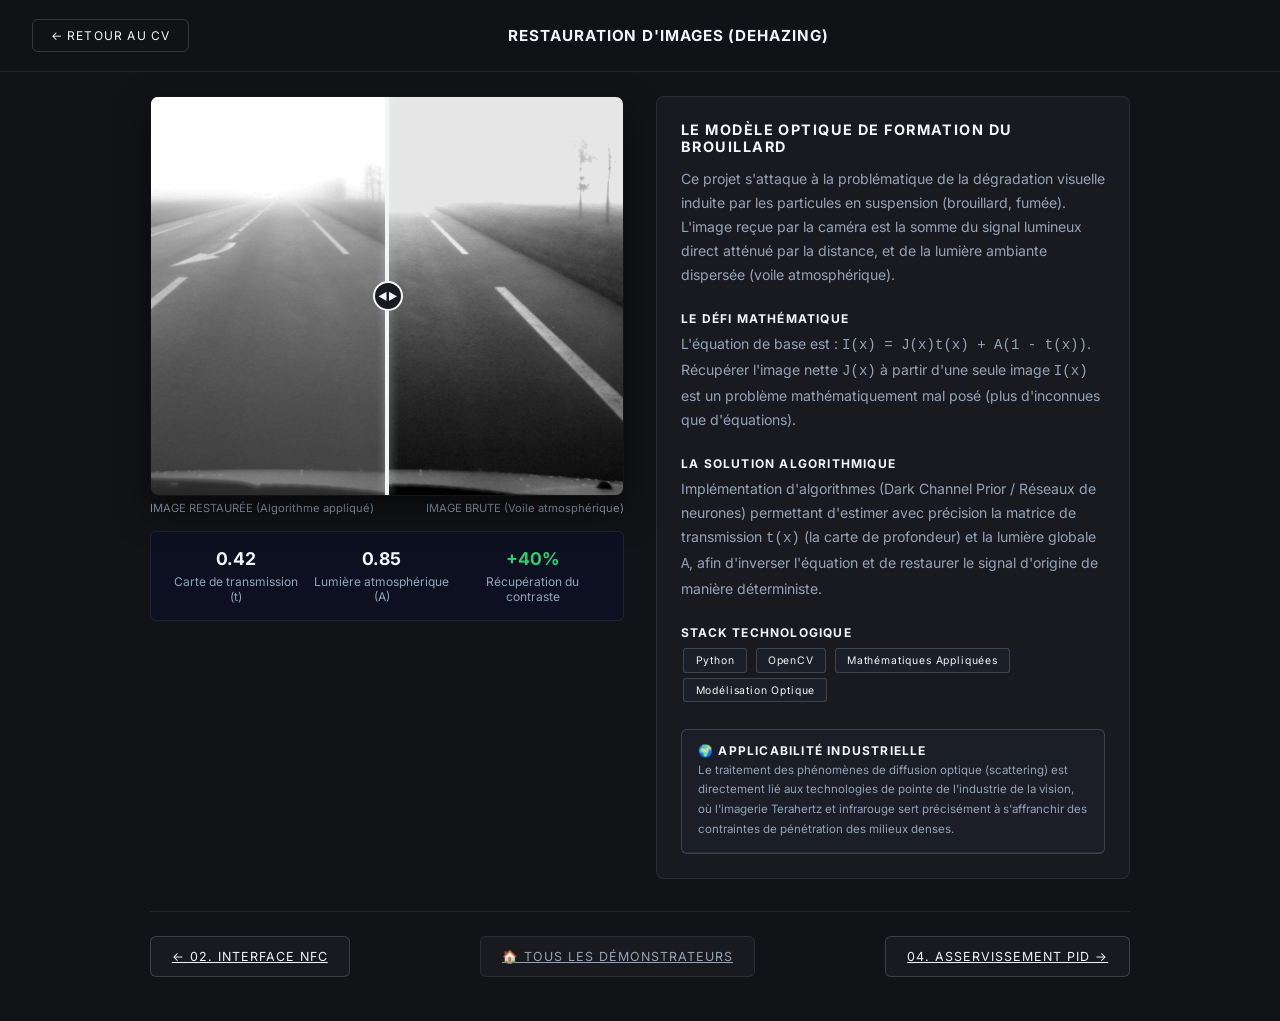
<file: projets/projet-dehazing.html>
<!DOCTYPE html>
<html lang="fr">
<head>
  <meta charset="UTF-8">
  <meta name="viewport" content="width=device-width, initial-scale=1.0">
  <title>Zouhir Ouarab — Restauration d'Images (Dehazing)</title>
  <meta name="description" content="Implémentation d'algorithmes de désembuage pour extraire l'information dans des conditions météorologiques critiques.">
  <!-- Favicon -->
  <link rel="icon" href="data:image/svg+xml,<svg xmlns=%22http://www.w3.org/2000/svg%22 viewBox=%220 0 100 100%22><text y=%22.9em%22 font-size=%2290%22>🌫️</text></svg>">
  <link rel="preconnect" href="https://fonts.googleapis.com">
  <link rel="preconnect" href="https://fonts.gstatic.com" crossorigin>
  <link rel="preconnect" href="https://fonts.googleapis.com">
  <link rel="preconnect" href="https://fonts.gstatic.com" crossorigin>
  <link href="https://fonts.googleapis.com/css2?family=Inter:wght@400;500;600;700&family=Space+Grotesk:wght@600;700;800&display=swap" rel="stylesheet">
  <style>
    /* ── DESIGN TOKENS ── */
    *, *::before, *::after { margin: 0; padding: 0; box-sizing: border-box; }
    :root {
      --bg: #121316; --surface: #191a1f; --surface2: #22242b;
      --border: rgba(255, 255, 255, 0.08); --border2: rgba(255, 255, 255, 0.16);
      --text:#f1f5f9; --dim:#94a3b8; --dim2:#64748b;
      --cyan: #f4f5f7; --green: #9ca3af; --accent:#f59e0b;
      --sans: 'Inter', -apple-system, sans-serif;
      --mono: 'Inter', -apple-system, sans-serif;
    }
    img { display: block; max-width: 100%; }
    body {
      background: var(--bg); color: var(--text);
      font-family: var(--sans); display: flex; flex-direction: column;
      align-items: center; justify-content: center; min-height: 100vh; padding: 6rem 1rem 2rem;
      -webkit-font-smoothing: antialiased;
    }
    header {
      position: absolute; top: 0; left: 0; right: 0; padding: 1.2rem 2rem;
      display: flex; justify-content: space-between; align-items: center; z-index: 10;
      border-bottom: 1px solid var(--border); background: rgba(18, 19, 22, 0.92); backdrop-filter: blur(16px);
    }
    a.btn-back {
      color: var(--cyan); text-decoration: none; border: 1px solid var(--border2);
      padding: .5rem 1.1rem; font-family: var(--mono); font-size: .75rem;
      text-transform: uppercase; letter-spacing: .1em; transition: all 0.3s;
      border-radius: 6px; display: inline-flex; align-items: center; gap: 0.4rem;
    }
    a.btn-back:hover { background: var(--text); color: var(--bg); font-weight: 700; }
    h1 {
      margin: 0; font-family: var(--mono); letter-spacing: .06em;
      font-size: 0.95rem; font-weight: 700; color: var(--text); text-transform: uppercase;
    }
    .project-nav {
      width: min(100%, 980px); margin: 2rem 0 1rem;
      display: flex; justify-content: space-between; align-items: center;
      gap: 1rem; flex-wrap: wrap; padding-top: 1.5rem; border-top: 1px solid var(--border);
    }
    .pnav-link {
      font-family: var(--mono); font-size: 0.78rem; text-transform: uppercase;
      letter-spacing: 0.08em; padding: 0.75rem 1.3rem; border: 1px solid var(--border2);
      border-radius: 6px; background: var(--surface); color: var(--text);
      transition: all 0.25s; display: inline-flex; align-items: center; gap: 0.5rem;
    }
    .pnav-link:hover {
      background: var(--text); color: var(--bg); border-color: var(--cyan);
      font-weight: 700; transform: translateY(-2px);
    }
    .pnav-home { color: var(--dim); border-color: var(--border); }
    .page-wrap {
      width: min(100%, 980px);
      display: grid; grid-template-columns: 1fr 1fr;
      gap: 2rem; align-items: start;
    }

    /* ── IMAGE COMPARISON SLIDER ── */
    .compare-container {
      position: relative; width: 100%; height: 400px;
      border: 1px solid var(--border); border-radius: 8px; overflow: hidden;
      box-shadow: 0 15px 35px rgba(0,0,0,0.5); background: #000;
    }
    /* Simulated clean image */
    .img-clean {
      position: absolute; top: 0; left: 0; width: 100%; height: 100%;
      background-image: url('../assets/images/F01.png');
      background-size: cover; background-position: center;
      /* Filtre temporaire en attendant l'image restaurée exacte */
      filter: contrast(1.8) brightness(0.9);
    }
    /* Simulated hazy image (using CSS filters to simulate atmospheric scattering) */
    .img-haze {
      position: absolute; top: 0; left: 0; width: 50%; height: 100%;
      background-image: url('../assets/images/F01.png');
      background-size: cover; background-position: center;
      border-right: 2px solid var(--cyan);
      overflow: hidden;
    }
    
    .slider-control {
      position: absolute; bottom: -40px; width: 100%;
      display: flex; justify-content: center;
    }
    input[type=range] {
      width: 100%; cursor: ew-resize; appearance: none; background: transparent;
      position: absolute; top: 50%; transform: translateY(-50%); z-index: 10; opacity: 0;
    }

    .metrics-box {
      margin-top: 1rem; background: #0c1020; padding: 1rem; border-radius: 6px;
      border: 1px solid var(--border); display: flex; justify-content: space-between;
      font-family: var(--mono); font-size: 0.75rem; color: var(--dim);
    }
    .metric { text-align: center; }
    .metric span { display: block; color: var(--text); font-size: 1.1rem; font-weight: bold; margin-bottom: 0.3rem; }

    /* ── INFO PANEL ── */
    .info-panel {
      background: var(--surface); border: 1px solid var(--border);
      border-radius: 8px; padding: 1.5rem;
    }
    .info-panel h2 {
      margin: 0 0 .75rem; font-family: var(--mono);
      color: var(--cyan); font-size: .9rem; letter-spacing: .1em;
      text-transform: uppercase; font-weight: 700;
    }
    .info-panel p { color: var(--dim); font-size: .88rem; line-height: 1.7; }
    .desc-section { margin-top: 1.5rem; }
    .desc-section h3 {
      margin: 0 0 .4rem; font-family: var(--mono);
      color: var(--text); font-size: .75rem; letter-spacing: .1em; text-transform: uppercase;
    }
    .tech-tag {
      display: inline-block; padding: .3rem .7rem; margin: .15rem;
      border: 1px solid var(--border2); border-radius: 3px; font-size: .65rem;
      color: var(--cyan); letter-spacing: .08em; font-family: var(--mono);
      background: rgba(80,144,240,.05);
    }
    .analogy-wrap {
      margin-top: 1rem; border-radius: 6px; overflow: hidden;
      border: 1px solid var(--border2); background: rgba(80,144,240,.04);
    }
    .analogy-header { padding: .8rem 1rem; border-bottom: 1px solid var(--border); }
    .analogy-header h4 {
      font-family: var(--mono); font-size: .75rem; color: var(--cyan);
      letter-spacing: .1em; text-transform: uppercase; margin-bottom: .2rem; font-weight: 700;
    }
    .analogy-header p { font-size: .72rem; color: var(--dim); font-family: var(--mono); }
    
    @media (max-width: 860px) {
      header { padding: 1rem; flex-direction: column; gap: .75rem; }
      .page-wrap { grid-template-columns: 1fr; }
    }
  </style>
</head>
<body>

<header>
  <a href="../index.html" class="btn-back">← Retour au CV</a>
  <h1>RESTAURATION D'IMAGES (DEHAZING)</h1>
  <div style="width: 100px;"></div>
</header>

<div class="page-wrap">
  <div>
    <div class="compare-container">
      <div class="img-clean"></div>
      <div class="img-haze" id="haze-overlay"></div>
      <input type="range" min="0" max="100" value="50" id="slider">
      
      <!-- Custom slider thumb visual -->
      <div id="slider-line" style="position: absolute; top: 0; bottom: 0; left: 50%; width: 2px; background: var(--cyan); pointer-events: none; box-shadow: 0 0 10px var(--cyan);">
        <div style="position: absolute; top: 50%; left: -14px; width: 30px; height: 30px; background: var(--surface); border: 2px solid var(--cyan); border-radius: 50%; transform: translateY(-50%); display: flex; align-items: center; justify-content: center; color: var(--cyan); font-weight: bold; font-size: 10px;">◀▶</div>
      </div>
    </div>
    
    <div style="display: flex; justify-content: space-between; margin-top: 5px; font-family: var(--mono); font-size: 0.7rem; color: var(--dim);">
      <span>IMAGE RESTAURÉE (Algorithme appliqué)</span>
      <span>IMAGE BRUTE (Voile atmosphérique)</span>
    </div>

    <div class="metrics-box">
      <div class="metric">
        <span id="t-map">0.42</span>
        Carte de transmission (t)
      </div>
      <div class="metric">
        <span id="a-light">0.85</span>
        Lumière atmosphérique (A)
      </div>
      <div class="metric">
        <span style="color:#2ecc71">+40%</span>
        Récupération du contraste
      </div>
    </div>
  </div>

  <div class="info-panel">
    <h2>Le Modèle Optique de Formation du Brouillard</h2>
    <p>Ce projet s'attaque à la problématique de la dégradation visuelle induite par les particules en suspension (brouillard, fumée). L'image reçue par la caméra est la somme du signal lumineux direct atténué par la distance, et de la lumière ambiante dispersée (voile atmosphérique).</p>
    
    <div class="desc-section">
      <h3>Le défi mathématique</h3>
      <p>L'équation de base est : <code>I(x) = J(x)t(x) + A(1 - t(x))</code>. Récupérer l'image nette <code>J(x)</code> à partir d'une seule image <code>I(x)</code> est un problème mathématiquement mal posé (plus d'inconnues que d'équations).</p>
    </div>

    <div class="desc-section">
      <h3>La solution algorithmique</h3>
      <p>Implémentation d'algorithmes (Dark Channel Prior / Réseaux de neurones) permettant d'estimer avec précision la matrice de transmission <code>t(x)</code> (la carte de profondeur) et la lumière globale <code>A</code>, afin d'inverser l'équation et de restaurer le signal d'origine de manière déterministe.</p>
    </div>

    <div class="desc-section">
      <h3>Stack Technologique</h3>
      <span class="tech-tag">Python</span>
      <span class="tech-tag">OpenCV</span>
      <span class="tech-tag">Mathématiques Appliquées</span>
      <span class="tech-tag">Modélisation Optique</span>
    </div>
    
    <div class="desc-section">
      <div class="analogy-wrap">
        <div class="analogy-header">
          <h4>🌍 APPLICABILITÉ INDUSTRIELLE</h4>
          <p>Le traitement des phénomènes de diffusion optique (scattering) est directement lié aux technologies de pointe de l'industrie de la vision, où l'imagerie Terahertz et infrarouge sert précisément à s'affranchir des contraintes de pénétration des milieux denses.</p>
        </div>
      </div>
    </div>
  </div>
</div>

<div class="project-nav">
  <a href="projet-nfc-badge.html" class="pnav-link pnav-prev">← 02. Interface NFC</a>
  <a href="../index.html#projects" class="pnav-link pnav-home">🏠 Tous les démonstrateurs</a>
  <a href="projet-pid-trajectoire.html" class="pnav-link pnav-next">04. Asservissement PID →</a>
</div>

<script>
  const slider = document.getElementById('slider');
  const hazeOverlay = document.getElementById('haze-overlay');
  const sliderLine = document.getElementById('slider-line');
  const tMap = document.getElementById('t-map');

  slider.addEventListener('input', (e) => {
    const val = e.target.value;
    hazeOverlay.style.width = val + "%";
    sliderLine.style.left = val + "%";
    
    // Simulate updating metrics based on slider position
    const fakeT = 0.8 - (val / 100) * 0.5; // transmission drops as we go left
    tMap.textContent = fakeT.toFixed(2);
  });
</script>

</body>
</html>
</file>
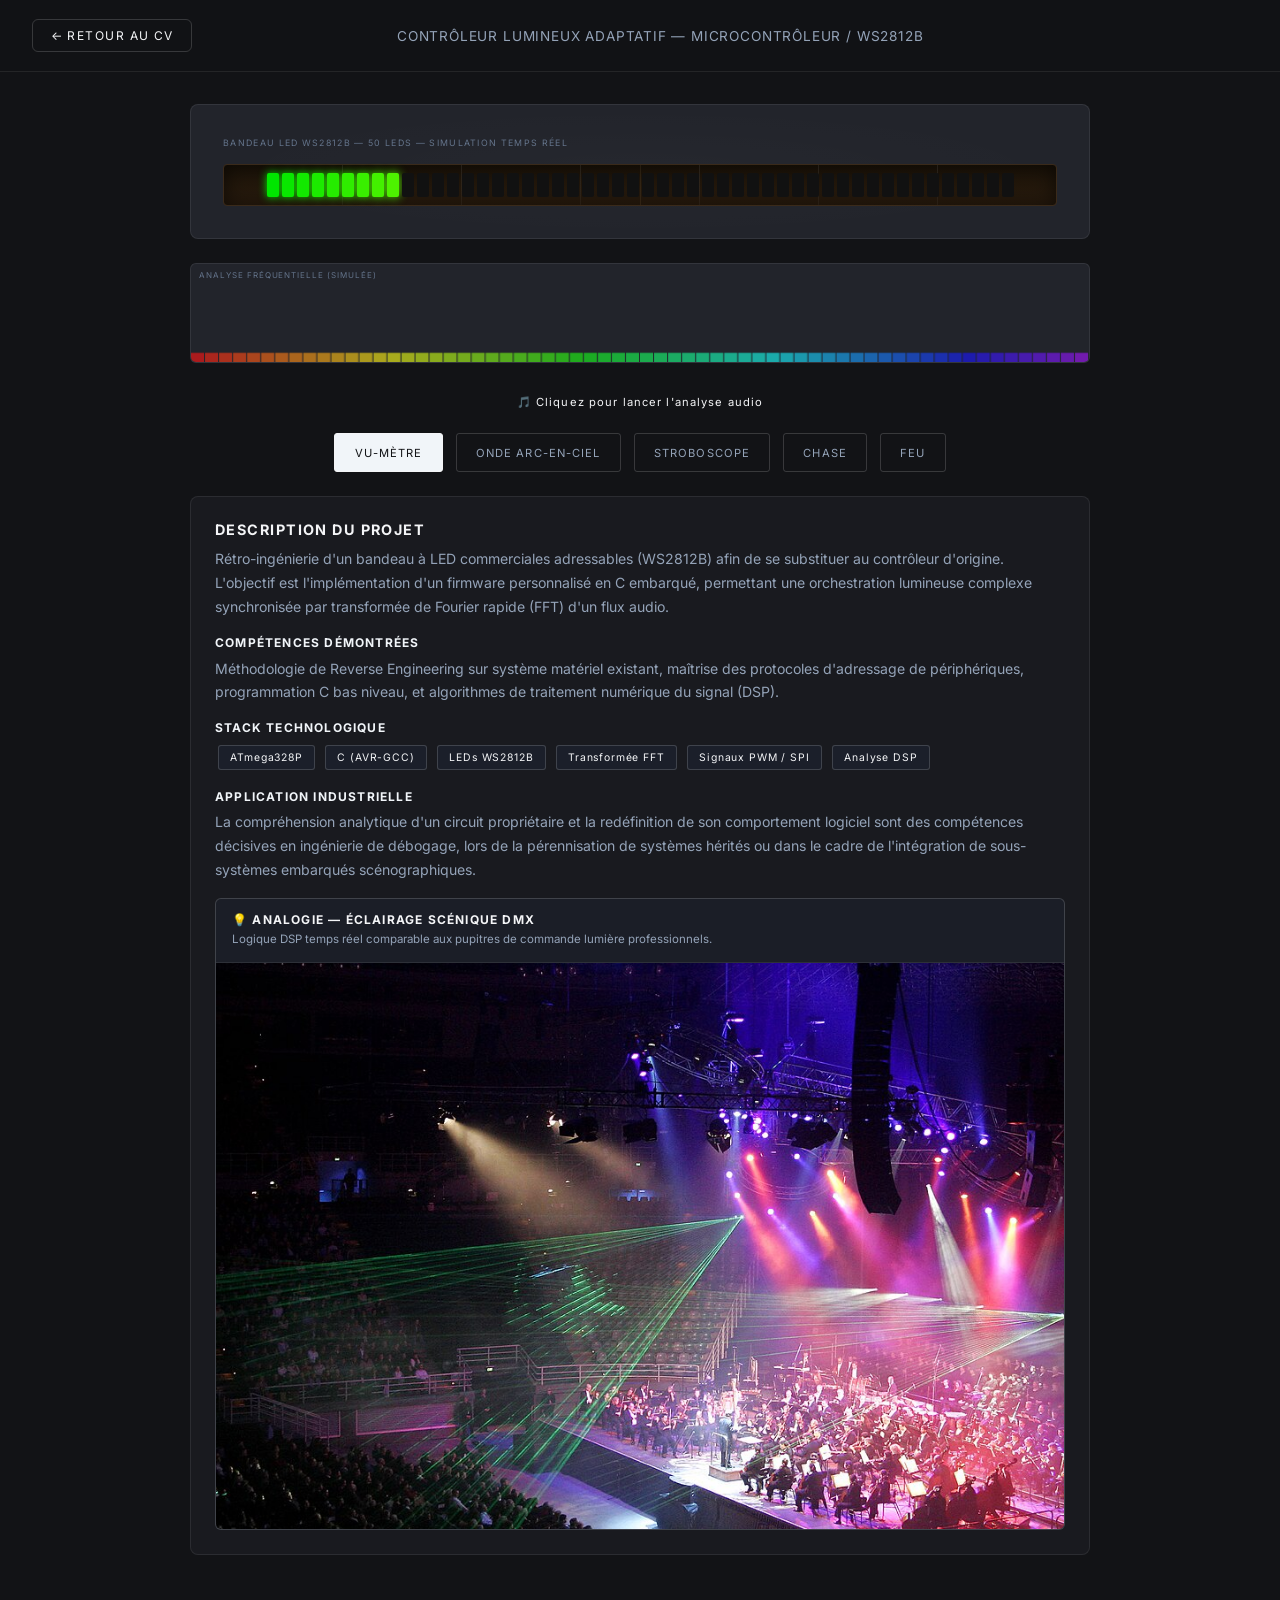
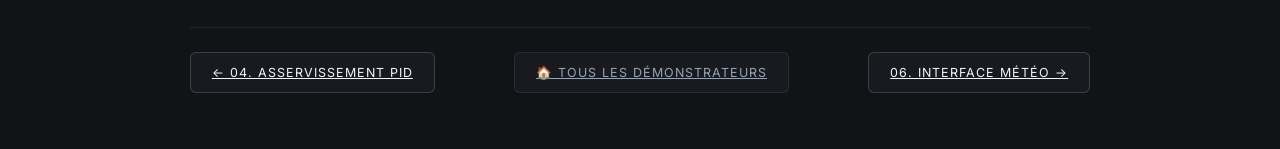
<file: projets/projet-led-guitariste.html>
<!DOCTYPE html>
<html lang="fr">
<head>
<meta charset="UTF-8">
<meta name="viewport" content="width=device-width, initial-scale=1.0">
<title>Zouhir Ouarab — Effets lumineux embarqués</title>
<meta name="description" content="Projet de rétro-ingénierie et de reprogrammation d'un bandeau LED sur microcontrôleur avec effets synchronisés à l'audio.">
<!-- Favicon -->
<link rel="icon" href="data:image/svg+xml,<svg xmlns=%22http://www.w3.org/2000/svg%22 viewBox=%220 0 100 100%22><text y=%22.9em%22 font-size=%2290%22>🎸</text></svg>">
<link rel="preconnect" href="https://fonts.googleapis.com">
  <link rel="preconnect" href="https://fonts.gstatic.com" crossorigin>
  <link href="https://fonts.googleapis.com/css2?family=Inter:wght@400;500;600;700&family=Space+Grotesk:wght@600;700;800&display=swap" rel="stylesheet">
<style>
  /* ── DESIGN TOKENS ── */
  *, *::before, *::after { margin: 0; padding: 0; box-sizing: border-box; }
  :root {
    --bg: #121316; --surface: #191a1f; --surface2: #22242b;
    --border: rgba(255, 255, 255, 0.08); --border2: rgba(255, 255, 255, 0.16);
    --text:#f1f5f9; --dim:#94a3b8; --dim2:#64748b;
    --cyan: #f4f5f7; --green: #9ca3af; --accent:#f59e0b;
    --sans: 'Inter', -apple-system, sans-serif;
    --mono: 'Inter', -apple-system, sans-serif;
  }
  img { display: block; max-width: 100%; }
  body {
    background: var(--bg); color: var(--text);
    font-family: var(--sans); min-height: 100vh;
    display: flex; flex-direction: column; align-items: center;
    -webkit-font-smoothing: antialiased;
  }
  header {
    width: 100%; padding: 1.2rem 2rem;
    display: flex; justify-content: space-between; align-items: center;
    border-bottom: 1px solid var(--border);
    background: rgba(18, 19, 22, 0.92); backdrop-filter: blur(16px);
    position: sticky; top: 0; z-index: 50;
  }
  a.btn-back {
    color: var(--cyan); text-decoration: none; border: 1px solid var(--border2);
    padding: .5rem 1.1rem; font-family: var(--mono); font-size: .75rem;
    text-transform: uppercase; letter-spacing: .12em; transition: .3s;
    border-radius: 6px; display: inline-flex; align-items: center; gap: 0.4rem;
  }
  a.btn-back:hover { background: var(--text); color: var(--bg); font-weight: 700; }
  .page-title {
    font-family: var(--mono); letter-spacing: .06em;
    font-size: .85rem; color: var(--dim); text-align: center; text-transform: uppercase;
  }
  .project-nav {
    width: 95%; max-width: 900px; margin: 1.5rem 0 3.5rem;
    display: flex; justify-content: space-between; align-items: center;
    gap: 1rem; flex-wrap: wrap; padding-top: 1.5rem; border-top: 1px solid var(--border);
  }
  .pnav-link {
    font-family: var(--mono); font-size: 0.78rem; text-transform: uppercase;
    letter-spacing: 0.08em; padding: 0.75rem 1.3rem; border: 1px solid var(--border2);
    border-radius: 6px; background: var(--surface); color: var(--text);
    transition: all 0.25s; display: inline-flex; align-items: center; gap: 0.5rem;
  }
  .pnav-link:hover {
    background: var(--text); color: var(--bg); border-color: var(--cyan);
    font-weight: 700; transform: translateY(-2px);
  }
  .pnav-home { color: var(--dim); border-color: var(--border); }
  .main-wrap {
    width: 95%; max-width: 900px; padding: 2rem 0 3rem;
    display: flex; flex-direction: column; align-items: center; gap: 1.5rem;
  }
  /* ── GUITARE ── */
  .guitar-section {
    width: 100%; background: var(--surface2); border: 1px solid var(--border);
    border-radius: 8px; padding: 2rem; position: relative; overflow: hidden;
  }
  .guitar-section::before {
    content: ''; position: absolute; inset: 0;
    background: radial-gradient(ellipse at center, rgba(255,255,255,.015) 0%, transparent 70%);
    pointer-events: none;
  }
  .neck-label {
    font-size: .55rem; color: var(--dim2); letter-spacing:.15em;
    text-transform: uppercase; margin-bottom: 1rem; font-family: var(--mono);
  }
  .guitar-neck {
    background: linear-gradient(180deg, #1a1208 0%, #2a1c0e 100%);
    border: 1px solid #3a2a1a; border-radius: 4px; padding: 8px 12px;
    display: flex; gap: 3px; justify-content: center; flex-wrap: wrap;
    position: relative; box-shadow: inset 0 0 20px rgba(0,0,0,.6);
  }
  .guitar-neck::before {
    content: ''; position: absolute; top: 0; bottom: 0; left: 50%; width: 1px;
    background: rgba(200,169,110,.1);
  }
  .strings {
    position: absolute; top: 0; bottom: 0; left: 0; right: 0;
    display: flex; justify-content: space-evenly; pointer-events: none;
  }
  .string { width: 1px; background: linear-gradient(180deg, rgba(200,200,200,.1), rgba(200,200,200,.05)); }
  .led {
    width: 12px; height: 24px; background: #111; border-radius: 2px;
    transition: background 0.06s, box-shadow 0.06s; position: relative; z-index: 1;
  }
  /* ── CONTROLS ── */
  .controls { display: flex; gap: .8rem; justify-content: center; flex-wrap: wrap; }
  .mode-btn {
    background: transparent; border: 1px solid var(--border2); color: var(--dim);
    padding: .7rem 1.2rem; font-family: var(--mono);
    font-size: .7rem; cursor: pointer; text-transform: uppercase;
    letter-spacing: .1em; transition: .3s; border-radius: 3px;
  }
  .mode-btn:hover { border-color: var(--cyan); color: var(--cyan); }
  .mode-btn.active { background: var(--text); color: var(--bg); border-color: var(--cyan); }
  /* ── VISUALIZER ── */
  .viz-box {
    width: 100%; height: 100px; background: var(--surface2);
    border: 1px solid var(--border); border-radius: 6px; overflow: hidden; position: relative;
  }
  .viz-box canvas { display: block; width: 100%; height: 100%; }
  .viz-label {
    position: absolute; top: 6px; left: 8px;
    font-size: .5rem; color: var(--dim2); letter-spacing:.12em; text-transform: uppercase;
    font-family: var(--mono);
  }
  .panel {
    background: var(--surface); border: 1px solid var(--border);
    border-radius: 8px; padding: 1.5rem; width: 100%;
  }
  .panel h2 {
    font-family: var(--mono); color: var(--cyan);
    font-size: .9rem; letter-spacing: .1em; margin-bottom: .6rem;
    text-transform: uppercase; font-weight: 700;
  }
  .panel p { color: var(--dim); font-size: .88rem; line-height: 1.7; }
  .tech-tag {
    display: inline-block; padding: .3rem .7rem; margin: .2rem;
    border: 1px solid var(--border2); border-radius: 3px; font-size: .65rem;
    color: var(--cyan); letter-spacing: .08em; font-family: var(--mono);
    background: rgba(80,144,240,.05);
  }
  .desc-section { margin-top: 1rem; }
  .desc-section h3 {
    font-family: var(--mono); font-size: .75rem;
    color: var(--text); letter-spacing: .1em; margin-bottom: .4rem; text-transform: uppercase;
  }
  .music-info {
    text-align: center; font-size: .7rem; color: var(--dim2); margin-top: .5rem;
    letter-spacing: .1em; font-family: var(--mono);
  }
  .music-info span { color: var(--cyan); }
  .analogy-wrap {
    margin-top: 1rem; border-radius: 6px; overflow: hidden;
    border: 1px solid var(--border2); background: rgba(80,144,240,.04);
  }
  .analogy-header { padding: .8rem 1rem; border-bottom: 1px solid var(--border); }
  .analogy-header h4 {
    font-family: var(--mono); font-size: .75rem; color: var(--cyan);
    letter-spacing: .1em; text-transform: uppercase; margin-bottom: .2rem; font-weight: 700;
  }
  .analogy-header p { font-size: .72rem; color: var(--dim); font-family: var(--mono); }
  .analogy-wrap img { width: 100%; display: block; }
  @media (max-width: 700px) {
    header { padding: 1rem; flex-direction: column; gap: .8rem; }
    .page-title { font-size: .75rem; }
    .main-wrap { width: 100%; padding: 0 1rem 2rem; }
    .guitar-section, .panel { padding: 1.2rem; }
  }
</style>
</head>
<body>

<header>
  <a href="../index.html" class="btn-back">← Retour au CV</a>
  <span class="page-title">CONTRÔLEUR LUMINEUX ADAPTATIF — MICROCONTRÔLEUR / WS2812B</span>
  <div style="width:120px"></div>
</header>

<div class="main-wrap">

  <!-- GUITAR NECK WITH LEDS -->
  <div class="guitar-section">
    <div class="neck-label">Bandeau LED WS2812B — 50 LEDs — Simulation Temps Réel</div>
    <div class="guitar-neck" id="led-strip">
      <div class="strings">
        <div class="string"></div><div class="string"></div><div class="string"></div>
        <div class="string"></div><div class="string"></div><div class="string"></div>
      </div>
    </div>
  </div>

  <!-- AUDIO VISUALIZER -->
  <div class="viz-box">
    <span class="viz-label">Analyse Fréquentielle (Simulée)</span>
    <canvas id="vizCanvas" width="900" height="100"></canvas>
  </div>
  <div class="music-info">🎵 <span id="track-name">Cliquez pour lancer l'analyse audio</span></div>

  <!-- MODE BUTTONS -->
  <div class="controls">
    <button class="mode-btn active" data-mode="vu">VU-Mètre</button>
    <button class="mode-btn" data-mode="wave">Onde Arc-en-ciel</button>
    <button class="mode-btn" data-mode="strobe">Stroboscope</button>
    <button class="mode-btn" data-mode="chase">Chase</button>
    <button class="mode-btn" data-mode="fire">Feu</button>
  </div>

  <!-- DETAILS -->
  <div class="panel">
    <h2>Description du projet</h2>
    <p>Rétro-ingénierie d'un bandeau à LED commerciales adressables (WS2812B) afin de se substituer au contrôleur d'origine. L'objectif est l'implémentation d'un firmware personnalisé en C embarqué, permettant une orchestration lumineuse complexe synchronisée par transformée de Fourier rapide (FFT) d'un flux audio.</p>
    <div class="desc-section">
      <h3>Compétences démontrées</h3>
      <p>Méthodologie de Reverse Engineering sur système matériel existant, maîtrise des protocoles d'adressage de périphériques, programmation C bas niveau, et algorithmes de traitement numérique du signal (DSP).</p>
    </div>
    <div class="desc-section">
      <h3>Stack Technologique</h3>
      <span class="tech-tag">ATmega328P</span>
      <span class="tech-tag">C (AVR-GCC)</span>
      <span class="tech-tag">LEDs WS2812B</span>
      <span class="tech-tag">Transformée FFT</span>
      <span class="tech-tag">Signaux PWM / SPI</span>
      <span class="tech-tag">Analyse DSP</span>
    </div>
    <div class="desc-section" style="margin-top:1rem;">
      <h3>Application industrielle</h3>
      <p>La compréhension analytique d'un circuit propriétaire et la redéfinition de son comportement logiciel sont des compétences décisives en ingénierie de débogage, lors de la pérennisation de systèmes hérités ou dans le cadre de l'intégration de sous-systèmes embarqués scénographiques.</p>

      <div class="analogy-wrap">
        <div class="analogy-header">
          <h4>💡 ANALOGIE — Éclairage scénique DMX</h4>
          <p>Logique DSP temps réel comparable aux pupitres de commande lumière professionnels.</p>
        </div>
        <img src="../assets/images/analogie-dmx.jpg" alt="DMX Concert Stage Lighting">
      </div>
    </div>
  </div>

</div>

<div class="project-nav">
  <a href="projet-pid-trajectoire.html" class="pnav-link pnav-prev">← 04. Asservissement PID</a>
  <a href="../index.html#projects" class="pnav-link pnav-home">🏠 Tous les démonstrateurs</a>
  <a href="projet-meteo-api.html" class="pnav-link pnav-next">06. Interface Météo →</a>
</div>

<script>
// ── LED STRIP ──
const strip = document.getElementById('led-strip');
const NUM_LEDS = 50;
const leds = [];
for (let i = 0; i < NUM_LEDS; i++) {
  const d = document.createElement('div');
  d.className = 'led';
  strip.appendChild(d);
  leds.push(d);
}

// ── MODE MANAGEMENT ──
let mode = 'vu';
document.querySelectorAll('.mode-btn').forEach(btn => {
  btn.addEventListener('click', () => {
    document.querySelectorAll('.mode-btn').forEach(b => b.classList.remove('active'));
    btn.classList.add('active');
    mode = btn.dataset.mode;
  });
});

// ── AUDIO CONTEXT (real sound!) ──
let audioCtx, analyser, dataArray, source, audioStarted = false;

async function initAudio() {
  if (audioStarted) return;
  audioStarted = true;

  audioCtx = new (window.AudioContext || window.webkitAudioContext)();
  analyser = audioCtx.createAnalyser();
  analyser.fftSize = 128;
  dataArray = new Uint8Array(analyser.frequencyBinCount);

  // Create a driving beat using oscillators
  function createBeat() {
    const osc = audioCtx.createOscillator();
    const gain = audioCtx.createGain();

    // Bass kick pattern
    const now = audioCtx.currentTime;
    const bpm = 120;
    const beatInterval = 60 / bpm;

    function scheduleKick(time) {
      const kickOsc = audioCtx.createOscillator();
      const kickGain = audioCtx.createGain();
      kickOsc.type = 'sine';
      kickOsc.frequency.setValueAtTime(150, time);
      kickOsc.frequency.exponentialRampToValueAtTime(30, time + 0.15);
      kickGain.gain.setValueAtTime(0.5, time);
      kickGain.gain.exponentialRampToValueAtTime(0.001, time + 0.2);
      kickOsc.connect(kickGain);
      kickGain.connect(analyser);
      kickGain.connect(audioCtx.destination);
      kickOsc.start(time);
      kickOsc.stop(time + 0.25);
    }

    function scheduleHiHat(time) {
      const bufferSize = audioCtx.sampleRate * 0.05;
      const buffer = audioCtx.createBuffer(1, bufferSize, audioCtx.sampleRate);
      const data = buffer.getChannelData(0);
      for (let i = 0; i < bufferSize; i++) data[i] = (Math.random() * 2 - 1) * 0.15;
      const noise = audioCtx.createBufferSource();
      noise.buffer = buffer;
      const noiseGain = audioCtx.createGain();
      noiseGain.gain.setValueAtTime(0.12, time);
      noiseGain.gain.exponentialRampToValueAtTime(0.001, time + 0.05);
      // Bandpass
      const bp = audioCtx.createBiquadFilter();
      bp.type = 'bandpass'; bp.frequency.value = 8000; bp.Q.value = 1;
      noise.connect(bp); bp.connect(noiseGain);
      noiseGain.connect(analyser);
      noiseGain.connect(audioCtx.destination);
      noise.start(time);
    }

    function scheduleSynth(time) {
      const notes = [220, 277, 330, 277, 220, 330, 277, 220];
      const noteIdx = Math.floor((time / beatInterval) % notes.length);
      const synthOsc = audioCtx.createOscillator();
      const synthGain = audioCtx.createGain();
      synthOsc.type = 'sawtooth';
      synthOsc.frequency.value = notes[noteIdx];
      synthGain.gain.setValueAtTime(0.08, time);
      synthGain.gain.exponentialRampToValueAtTime(0.001, time + beatInterval * 0.8);
      // Low pass for warmth
      const lp = audioCtx.createBiquadFilter();
      lp.type = 'lowpass'; lp.frequency.value = 1200;
      synthOsc.connect(lp); lp.connect(synthGain);
      synthGain.connect(analyser);
      synthGain.connect(audioCtx.destination);
      synthOsc.start(time);
      synthOsc.stop(time + beatInterval);
    }

    // Schedule 4 bars worth of beats ahead
    function scheduleBars() {
      const lookAhead = 16 * beatInterval;
      const startTime = audioCtx.currentTime + 0.1;
      for (let beat = 0; beat < 16; beat++) {
        let t = startTime + beat * beatInterval;
        // Kick on beats 0, 2 (within each bar of 4)
        if (beat % 4 === 0 || beat % 4 === 2) scheduleKick(t);
        // Hi-hat on every beat
        scheduleHiHat(t);
        // Synth on every beat
        if (beat % 2 === 0) scheduleSynth(t);
      }
      // Reschedule before the current batch ends
      setTimeout(scheduleBars, lookAhead * 900);
    }

    scheduleBars();
  }

  createBeat();
  document.getElementById('track-name').textContent = 'Synthétiseur dynamique — 120 BPM';
}

// Start audio on first user interaction
document.addEventListener('click', () => { initAudio(); }, { once: false });

// ── VISUALIZER ──
const vizC = document.getElementById('vizCanvas');
const vCtx = vizC.getContext('2d');

// ── ANIMATION LOOP ──
let t = 0;
let chasePos = 0;
let strobeOn = true;
let strobeCounter = 0;

function getAudioLevel() {
  if (!analyser) return Array(64).fill(Math.sin(t * 5) * 60 + 80);
  analyser.getByteFrequencyData(dataArray);
  return Array.from(dataArray);
}

function animate() {
  t += 0.05;
  const freqData = getAudioLevel();

  // Sum up audio energy
  let totalEnergy = freqData.reduce((a, b) => a + b, 0) / freqData.length / 255;
  let bassEnergy = freqData.slice(0, 8).reduce((a, b) => a + b, 0) / 8 / 255;

  // ── LED MODES ──
  if (mode === 'vu') {
    let level = Math.floor(totalEnergy * NUM_LEDS * 1.8);
    for (let i = 0; i < NUM_LEDS; i++) {
      if (i < level) {
        let pct = i / NUM_LEDS;
        let hue = 120 - pct * 120; // Green → Red
        let light = 45 + pct * 15;
        leds[i].style.background = `hsl(${hue}, 100%, ${light}%)`;
        leds[i].style.boxShadow = `0 0 ${8 + pct * 8}px hsl(${hue}, 100%, ${light}%)`;
      } else {
        leds[i].style.background = '#111';
        leds[i].style.boxShadow = 'none';
      }
    }
  }
  else if (mode === 'wave') {
    for (let i = 0; i < NUM_LEDS; i++) {
      let hue = (i * 8 + t * 80) % 360;
      let brightness = 30 + Math.sin(i * 0.15 + t * 3) * 20 + totalEnergy * 30;
      leds[i].style.background = `hsl(${hue}, 100%, ${brightness}%)`;
      leds[i].style.boxShadow = `0 0 ${10 + brightness / 4}px hsl(${hue}, 100%, ${brightness}%)`;
    }
  }
  else if (mode === 'strobe') {
    strobeCounter++;
    if (strobeCounter % Math.max(2, Math.round(8 - bassEnergy * 10)) === 0) strobeOn = !strobeOn;
    for (let i = 0; i < NUM_LEDS; i++) {
      if (strobeOn) {
        leds[i].style.background = '#fff';
        leds[i].style.boxShadow = '0 0 20px #fff';
      } else {
        leds[i].style.background = '#111';
        leds[i].style.boxShadow = 'none';
      }
    }
  }
  else if (mode === 'chase') {
    chasePos += 0.3 + bassEnergy * 0.8;
    for (let i = 0; i < NUM_LEDS; i++) {
      let dist = Math.abs(((i + chasePos) % NUM_LEDS) - NUM_LEDS / 2);
      let brightness = Math.max(0, 55 - dist * 4);
      let hue = (t * 40 + i * 5) % 360;
      if (brightness > 5) {
        leds[i].style.background = `hsl(${hue}, 100%, ${brightness}%)`;
        leds[i].style.boxShadow = `0 0 ${brightness / 3}px hsl(${hue}, 100%, ${brightness}%)`;
      } else {
        leds[i].style.background = '#111';
        leds[i].style.boxShadow = 'none';
      }
    }
  }
  else if (mode === 'fire') {
    for (let i = 0; i < NUM_LEDS; i++) {
      let flicker = Math.random() * 40 + bassEnergy * 60;
      let hue = 10 + Math.random() * 25;
      let light = 10 + flicker;
      leds[i].style.background = `hsl(${hue}, 100%, ${light}%)`;
      leds[i].style.boxShadow = `0 0 ${flicker / 3}px hsl(${hue}, 100%, ${light}%)`;
    }
  }

  // ── DRAW FREQUENCY VISUALIZER ──
  vCtx.clearRect(0, 0, vizC.width, vizC.height);
  let barW = vizC.width / freqData.length;
  for (let i = 0; i < freqData.length; i++) {
    let h = (freqData[i] / 255) * vizC.height * 0.9;
    let hue = (i / freqData.length) * 280;
    vCtx.fillStyle = `hsla(${hue}, 80%, 50%, 0.7)`;
    vCtx.fillRect(i * barW, vizC.height - h, barW - 1, h);
  }

  requestAnimationFrame(animate);
}

animate();
</script>
</body>
</html>
</file>
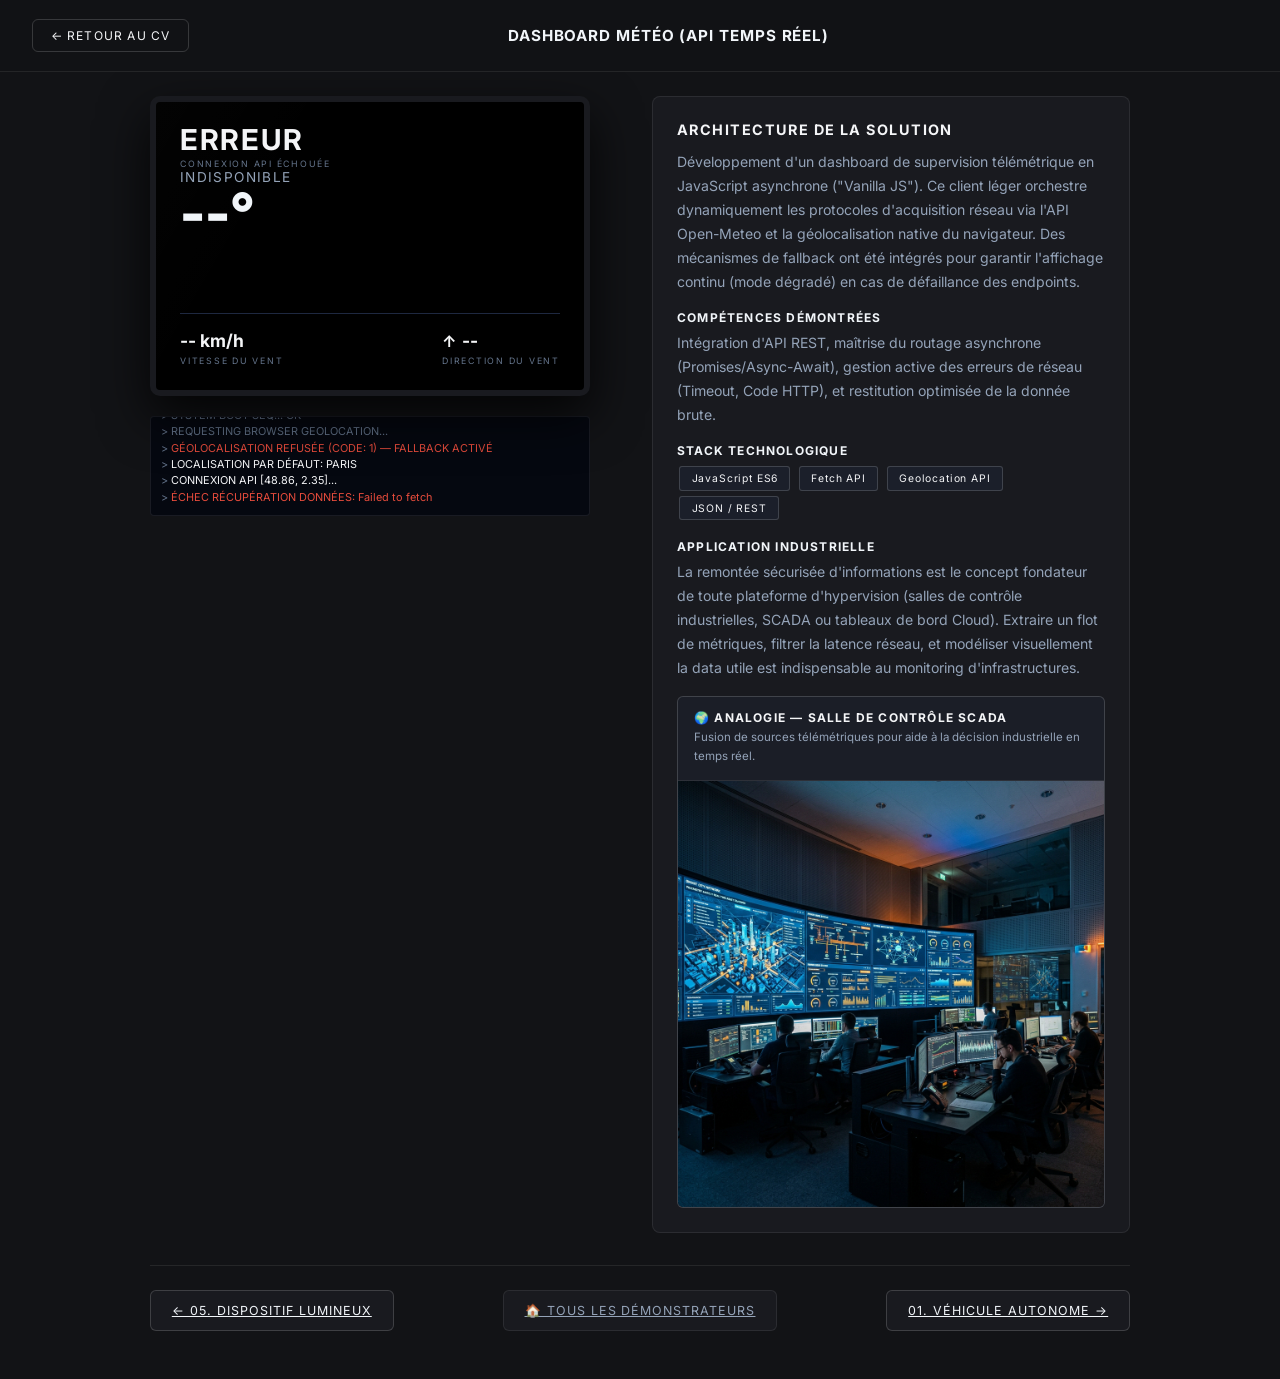
<file: projets/projet-meteo-api.html>
<!DOCTYPE html>
<html lang="fr">
<head>
  <meta charset="UTF-8">
  <meta name="viewport" content="width=device-width, initial-scale=1.0">
  <title>Zouhir Ouarab — Dashboard météo temps réel</title>
  <meta name="description" content="Projet de dashboard météo temps réel avec géolocalisation, gestion de fallback, consommation d'API externe et interface de supervision.">
  <!-- Favicon -->
  <link rel="icon" href="data:image/svg+xml,<svg xmlns=%22http://www.w3.org/2000/svg%22 viewBox=%220 0 100 100%22><text y=%22.9em%22 font-size=%2290%22>🌤️</text></svg>">
  <link rel="preconnect" href="https://fonts.googleapis.com">
  <link rel="preconnect" href="https://fonts.gstatic.com" crossorigin>
  <link rel="preconnect" href="https://fonts.googleapis.com">
  <link rel="preconnect" href="https://fonts.gstatic.com" crossorigin>
  <link href="https://fonts.googleapis.com/css2?family=Inter:wght@400;500;600;700&family=Space+Grotesk:wght@600;700;800&display=swap" rel="stylesheet">
  <style>
    /* ── DESIGN TOKENS ── */
    *, *::before, *::after { margin: 0; padding: 0; box-sizing: border-box; }
    :root {
      --bg: #121316; --surface: #191a1f; --surface2: #22242b;
      --border: rgba(255, 255, 255, 0.08); --border2: rgba(255, 255, 255, 0.16);
      --text:#f1f5f9; --dim:#94a3b8; --dim2:#64748b;
      --cyan: #f4f5f7; --green: #9ca3af; --accent:#f59e0b;
      --sans: 'Inter', -apple-system, sans-serif;
      --mono: 'Inter', -apple-system, sans-serif;
    }
    img { display: block; max-width: 100%; }
    body {
      background: var(--bg); color: var(--text);
      font-family: var(--sans); display: flex; flex-direction: column;
      align-items: center; justify-content: center; min-height: 100vh; padding: 6rem 1rem 2rem;
      -webkit-font-smoothing: antialiased;
    }
    header {
      position: absolute; top: 0; left: 0; right: 0; padding: 1.2rem 2rem;
      display: flex; justify-content: space-between; align-items: center; z-index: 10;
      border-bottom: 1px solid var(--border); background: rgba(18, 19, 22, 0.92); backdrop-filter: blur(16px);
    }
    a.btn-back {
      color: var(--cyan); text-decoration: none; border: 1px solid var(--border2);
      padding: .5rem 1.1rem; font-family: var(--mono); font-size: .75rem;
      text-transform: uppercase; letter-spacing: .1em; transition: all 0.3s;
      border-radius: 6px; display: inline-flex; align-items: center; gap: 0.4rem;
    }
    a.btn-back:hover { background: var(--text); color: var(--bg); font-weight: 700; }
    h1 {
      margin: 0; font-family: var(--mono); letter-spacing: .06em;
      font-size: 0.95rem; font-weight: 700; color: var(--text); text-transform: uppercase;
    }
    .project-nav {
      width: min(100%, 980px); margin: 2rem 0 1rem;
      display: flex; justify-content: space-between; align-items: center;
      gap: 1rem; flex-wrap: wrap; padding-top: 1.5rem; border-top: 1px solid var(--border);
    }
    .pnav-link {
      font-family: var(--mono); font-size: 0.78rem; text-transform: uppercase;
      letter-spacing: 0.08em; padding: 0.75rem 1.3rem; border: 1px solid var(--border2);
      border-radius: 6px; background: var(--surface); color: var(--text);
      transition: all 0.25s; display: inline-flex; align-items: center; gap: 0.5rem;
    }
    .pnav-link:hover {
      background: var(--text); color: var(--bg); border-color: var(--cyan);
      font-weight: 700; transform: translateY(-2px);
    }
    .pnav-home { color: var(--dim); border-color: var(--border); }
    .page-wrap {
      width: min(100%, 980px);
      display: grid; grid-template-columns: 1fr 1fr;
      gap: 1.5rem; align-items: start;
    }
    /* ── LCD SCREEN ── */
    .screen {
      background: #000; border: 6px solid var(--surface); border-radius: 10px;
      width: 100%; max-width: 440px; height: 300px; padding: 1.5rem;
      box-shadow: 0 20px 50px rgba(0,0,0,0.8);
      position: relative; overflow: hidden;
      display: flex; flex-direction: column; justify-content: space-between;
    }
    .screen::after {
      content: ''; position: absolute; top: -50%; left: -50%; right: -50%; bottom: -50%;
      background: linear-gradient(135deg, rgba(255,255,255,0.03) 0%, transparent 40%);
      pointer-events: none; transform: rotate(-15deg);
    }
    .city { font-family: var(--mono); font-size: 1.8rem; letter-spacing: 0.06em; color: var(--cyan); margin: 0; line-height: 1; font-weight: 700; }
    .city-sub { font-size: 0.55rem; color: var(--dim2); letter-spacing: 0.2em; text-transform: uppercase; margin-top: 0.2rem; font-family: var(--mono); }
    .temp { font-size: 3.5rem; font-weight: 800; margin: 0; line-height: 1; color: var(--text); }
    .desc { font-size: 0.85rem; color: var(--dim); text-transform: uppercase; letter-spacing: 0.1em; font-family: var(--mono); }
    .bottom-row { display: flex; justify-content: space-between; border-top: 1px solid #1e2840; padding-top: 1rem; margin-top: 1rem; gap: 1rem; }
    .stat { display: flex; flex-direction: column; gap: 0.25rem; }
    .stat-val { color: var(--cyan); font-size: 1.1rem; font-weight: 700; display: flex; align-items: center; gap: 0.4rem; font-family: var(--mono); }
    .stat-lbl { color: var(--dim2); font-size: 0.55rem; letter-spacing: 0.2em; text-transform: uppercase; font-family: var(--mono); }
    .wind-arrow { display: inline-block; font-size: 1rem; transition: transform 0.8s ease; }
    /* ── TERMINAL ── */
    .terminal {
      margin-top: 1.25rem; width: 100%; max-width: 440px; font-size: 0.68rem;
      color: var(--dim2); height: 100px; overflow-y: hidden;
      background: #050810; padding: 10px; border: 1px solid var(--border); border-radius: 4px; line-height: 1.5;
      font-family: var(--mono);
    }
    .terminal span { color: var(--cyan); }
    .terminal .err { color: #e74c3c; }
    .terminal .succ { color: #2ecc71; }
    /* ── INFO PANEL ── */
    .info-panel {
      background: var(--surface); border: 1px solid var(--border);
      border-radius: 8px; padding: 1.5rem;
    }
    .info-panel h2 {
      margin: 0 0 .75rem; font-family: var(--mono);
      color: var(--cyan); font-size: .9rem; letter-spacing: .1em;
      text-transform: uppercase; font-weight: 700;
    }
    .info-panel p { color: var(--dim); font-size: .88rem; line-height: 1.7; }
    .desc-section { margin-top: 1rem; }
    .desc-section h3 {
      margin: 0 0 .4rem; font-family: var(--mono);
      color: var(--text); font-size: .75rem; letter-spacing: .1em; text-transform: uppercase;
    }
    .tech-tag {
      display: inline-block; padding: .3rem .7rem; margin: .15rem;
      border: 1px solid var(--border2); border-radius: 3px; font-size: .65rem;
      color: var(--cyan); letter-spacing: .08em; font-family: var(--mono);
      background: rgba(80,144,240,.05);
    }
    .analogy-wrap {
      margin-top: 1rem; border-radius: 6px; overflow: hidden;
      border: 1px solid var(--border2); background: rgba(80,144,240,.04);
    }
    .analogy-header { padding: .8rem 1rem; border-bottom: 1px solid var(--border); }
    .analogy-header h4 {
      font-family: var(--mono); font-size: .75rem; color: var(--cyan);
      letter-spacing: .1em; text-transform: uppercase; margin-bottom: .2rem; font-weight: 700;
    }
    .analogy-header p { font-size: .72rem; color: var(--dim); font-family: var(--mono); }
    .analogy-wrap img { width: 100%; display: block; }
    @media (max-width: 860px) {
      header { padding: 1rem; flex-direction: column; gap: .75rem; }
      .page-wrap { grid-template-columns: 1fr; }
      .screen, .terminal { max-width: 100%; }
    }
  </style>
</head>
<body>

<header>
  <a href="../index.html" class="btn-back">← Retour au CV</a>
  <h1>DASHBOARD MÉTÉO (API TEMPS RÉEL)</h1>
  <div style="width: 100px;"></div>
</header>

<div class="page-wrap">
  <div>
    <div class="screen" id="weather-screen">
      <div>
        <h2 class="city" id="w-city">—</h2>
        <p class="city-sub" id="w-city-sub">ACQUISITION EN COURS...</p>
        <p class="desc" id="w-desc">INITIALISATION</p>
        <p class="temp" id="w-temp">--°</p>
      </div>
      
      <div class="bottom-row">
        <div class="stat">
          <span class="stat-val" id="w-wind">-- km/h</span>
          <span class="stat-lbl">Vitesse du vent</span>
        </div>
        <div class="stat">
          <span class="stat-val"><span class="wind-arrow" id="w-wind-arrow">↑</span><span id="w-wind-dir">--</span></span>
          <span class="stat-lbl">Direction du vent</span>
        </div>
      </div>
    </div>

    <div class="terminal" id="terminal">
      > SYSTEM BOOT SEQ... OK<br>
      > REQUESTING BROWSER GEOLOCATION...<br>
    </div>
  </div>

  <div class="info-panel">
    <h2>Architecture de la solution</h2>
    <p>Développement d'un dashboard de supervision télémétrique en JavaScript asynchrone ("Vanilla JS"). Ce client léger orchestre dynamiquement les protocoles d'acquisition réseau via l'API Open-Meteo et la géolocalisation native du navigateur. Des mécanismes de fallback ont été intégrés pour garantir l'affichage continu (mode dégradé) en cas de défaillance des endpoints.</p>
    <div class="desc-section">
      <h3>Compétences démontrées</h3>
      <p>Intégration d'API REST, maîtrise du routage asynchrone (Promises/Async-Await), gestion active des erreurs de réseau (Timeout, Code HTTP), et restitution optimisée de la donnée brute.</p>
    </div>
    <div class="desc-section">
      <h3>Stack Technologique</h3>
      <span class="tech-tag">JavaScript ES6</span>
      <span class="tech-tag">Fetch API</span>
      <span class="tech-tag">Geolocation API</span>
      <span class="tech-tag">JSON / REST</span>
    </div>
    <div class="desc-section">
      <h3>Application industrielle</h3>
      <p>La remontée sécurisée d'informations est le concept fondateur de toute plateforme d'hypervision (salles de contrôle industrielles, SCADA ou tableaux de bord Cloud). Extraire un flot de métriques, filtrer la latence réseau, et modéliser visuellement la data utile est indispensable au monitoring d'infrastructures.</p>
      <div class="analogy-wrap">
        <div class="analogy-header">
          <h4>🌍 ANALOGIE — Salle de contrôle SCADA</h4>
          <p>Fusion de sources télémétriques pour aide à la décision industrielle en temps réel.</p>
        </div>
        <img src="../assets/images/analogie-smartcity.jpg" alt="Interface de supervision SCADA">
      </div>
    </div>
  </div>
</div>

<div class="project-nav">
  <a href="projet-led-guitariste.html" class="pnav-link pnav-prev">← 05. Dispositif Lumineux</a>
  <a href="../index.html#projects" class="pnav-link pnav-home">🏠 Tous les démonstrateurs</a>
  <a href="projet-vehicule-autonome.html" class="pnav-link pnav-next">01. Véhicule Autonome →</a>
</div>

<script>
  const term = document.getElementById('terminal');
  
  function logTerm(msg, type='') {
    let colorClass = '';
    if(type==='err') colorClass = 'err';
    if(type==='succ') colorClass = 'succ';
    if(type==='hilite') colorClass = ''; // using span
    
    let text = type === 'hilite' ? `> <span>${msg}</span>` : `> <span class="${colorClass}">${msg}</span>`;
    term.innerHTML += text + '<br>';
    term.scrollTop = term.scrollHeight;
  }

  // WMO Weather interpretation codes
  function getWeatherDesc(code) {
    const codes = {
      0: 'Ciel Dégagé', 1: 'Principalement Clair', 2: 'Partiellement Nuageux', 3: 'Couvert',
      45: 'Brouillard', 48: 'Brouillard Givrant', 51: 'Bruine Légère', 53: 'Bruine Modérée', 55: 'Bruine Forte',
      61: 'Pluie Faible', 63: 'Pluie Modérée', 65: 'Pluie Forte', 71: 'Chute de Neige Légère',
      73: 'Chute de Neige Modérée', 75: 'Chute de Neige Forte', 95: 'Orage'
    };
    return codes[code] || 'Météo Inconnue';
  }

  // Convert degrees to French compass cardinal (16 points)
  function degToCompass(deg) {
    const dirs = ['N','NNE','NE','ENE','E','ESE','SE','SSE','S','SSO','SO','OSO','O','ONO','NO','NNO'];
    const idx = Math.round(((deg % 360) + 360) % 360 / 22.5) % 16;
    return dirs[idx];
  }

  async function fetchRealWeather(lat, lon, cityName) {
    logTerm(`CONNEXION API [${lat.toFixed(2)}, ${lon.toFixed(2)}]...`);
    
    try {
      const url = `https://api.open-meteo.com/v1/forecast?latitude=${lat}&longitude=${lon}&current_weather=true`;
      
      const response = await fetch(url);
      if(!response.ok) throw new Error('HTTP ' + response.status);
      
      const data = await response.json();
      const current = data.current_weather;
      
      logTerm(`[HTTP 200] DONNÉES REÇUES`, 'succ');
      logTerm(`TEMP: ${Math.round(current.temperature)}°C | VENT: ${current.windspeed} km/h | DIR: ${degToCompass(current.winddirection)}`);

      // Update city
      document.getElementById('w-city').textContent = cityName.toUpperCase();
      document.getElementById('w-city-sub').textContent = `${lat.toFixed(2)}° N, ${Math.abs(lon).toFixed(2)}° ${lon >= 0 ? 'E' : 'O'}`;

      document.getElementById('w-desc').textContent = getWeatherDesc(current.weathercode).toUpperCase();
      document.getElementById('w-temp').textContent = Math.round(current.temperature) + '°';
      document.getElementById('w-wind').textContent = current.windspeed + ' km/h';

      // Wind direction: compass label + rotating arrow
      const dir = current.winddirection;
      const compass = degToCompass(dir);
      document.getElementById('w-wind-dir').textContent = compass;
      // Arrow points in the direction the wind is blowing toward (dir = meteorological "from", so flip +180)
      const arrowDeg = (dir + 180) % 360;
      document.getElementById('w-wind-arrow').style.transform = `rotate(${arrowDeg}deg)`;
      
    } catch (err) {
      logTerm('ÉCHEC RÉCUPÉRATION DONNÉES: ' + err.message, 'err');
      document.getElementById('w-city').textContent = 'ERREUR';
      document.getElementById('w-city-sub').textContent = 'CONNEXION API ÉCHOUÉE';
      document.getElementById('w-desc').textContent = 'INDISPONIBLE';
    }
  }

  // Fallback to Paris
  function fallbackToParis() {
    logTerm('LOCALISATION PAR DÉFAUT: PARIS');
    fetchRealWeather(48.8566, 2.3522, 'PARIS');
  }

  // Request Location
  if ("geolocation" in navigator) {
    let resolved = false;
    // Strict fallback timeout because browsers often ignore silent blocks
    let fallbackTimer = setTimeout(() => {
        if (!resolved) {
            resolved = true;
            logTerm('GEOLOCATION TIMEOUT (SILENT BLOCK)', 'err');
            fallbackToParis();
        }
    }, 4500);

    navigator.geolocation.getCurrentPosition(
      async (position) => {
        if (resolved) return;
        resolved = true;
        clearTimeout(fallbackTimer);
        
        logTerm('GEOLOCATION ACQUIRED', 'succ');
        const lat = position.coords.latitude;
        const lon = position.coords.longitude;
        logTerm(`LAT: ${lat.toFixed(4)} | LON: ${lon.toFixed(4)}`);
        
        try {
            logTerm('REVERSE GEOCODING LOCATION...');
            const geoRes = await fetch(`https://api.bigdatacloud.net/data/reverse-geocode-client?latitude=${lat}&longitude=${lon}&localityLanguage=fr`);
            const geoData = await geoRes.json();
            const city = geoData.locality || geoData.city || 'POSITION LOCALE';
            fetchRealWeather(lat, lon, city);
        } catch(e) {
            logTerm('GEOCODING FAILED, USING EXACT POSITION', 'err');
            fetchRealWeather(lat, lon, 'POSITION ACTUELLE');
        }
      },
      (error) => {
        if (resolved) return;
        resolved = true;
        clearTimeout(fallbackTimer);
        
        logTerm('GÉOLOCALISATION REFUSÉE (CODE: '+error.code+') — FALLBACK ACTIVÉ', 'err');
        fallbackToParis();
      },
      { timeout: 4000 }
    );
  } else {
    logTerm('GEOLOCATION NOT SUPPORTED BY BROWSER', 'err');
    fallbackToParis();
  }
</script>

</body>
</html>
</file>
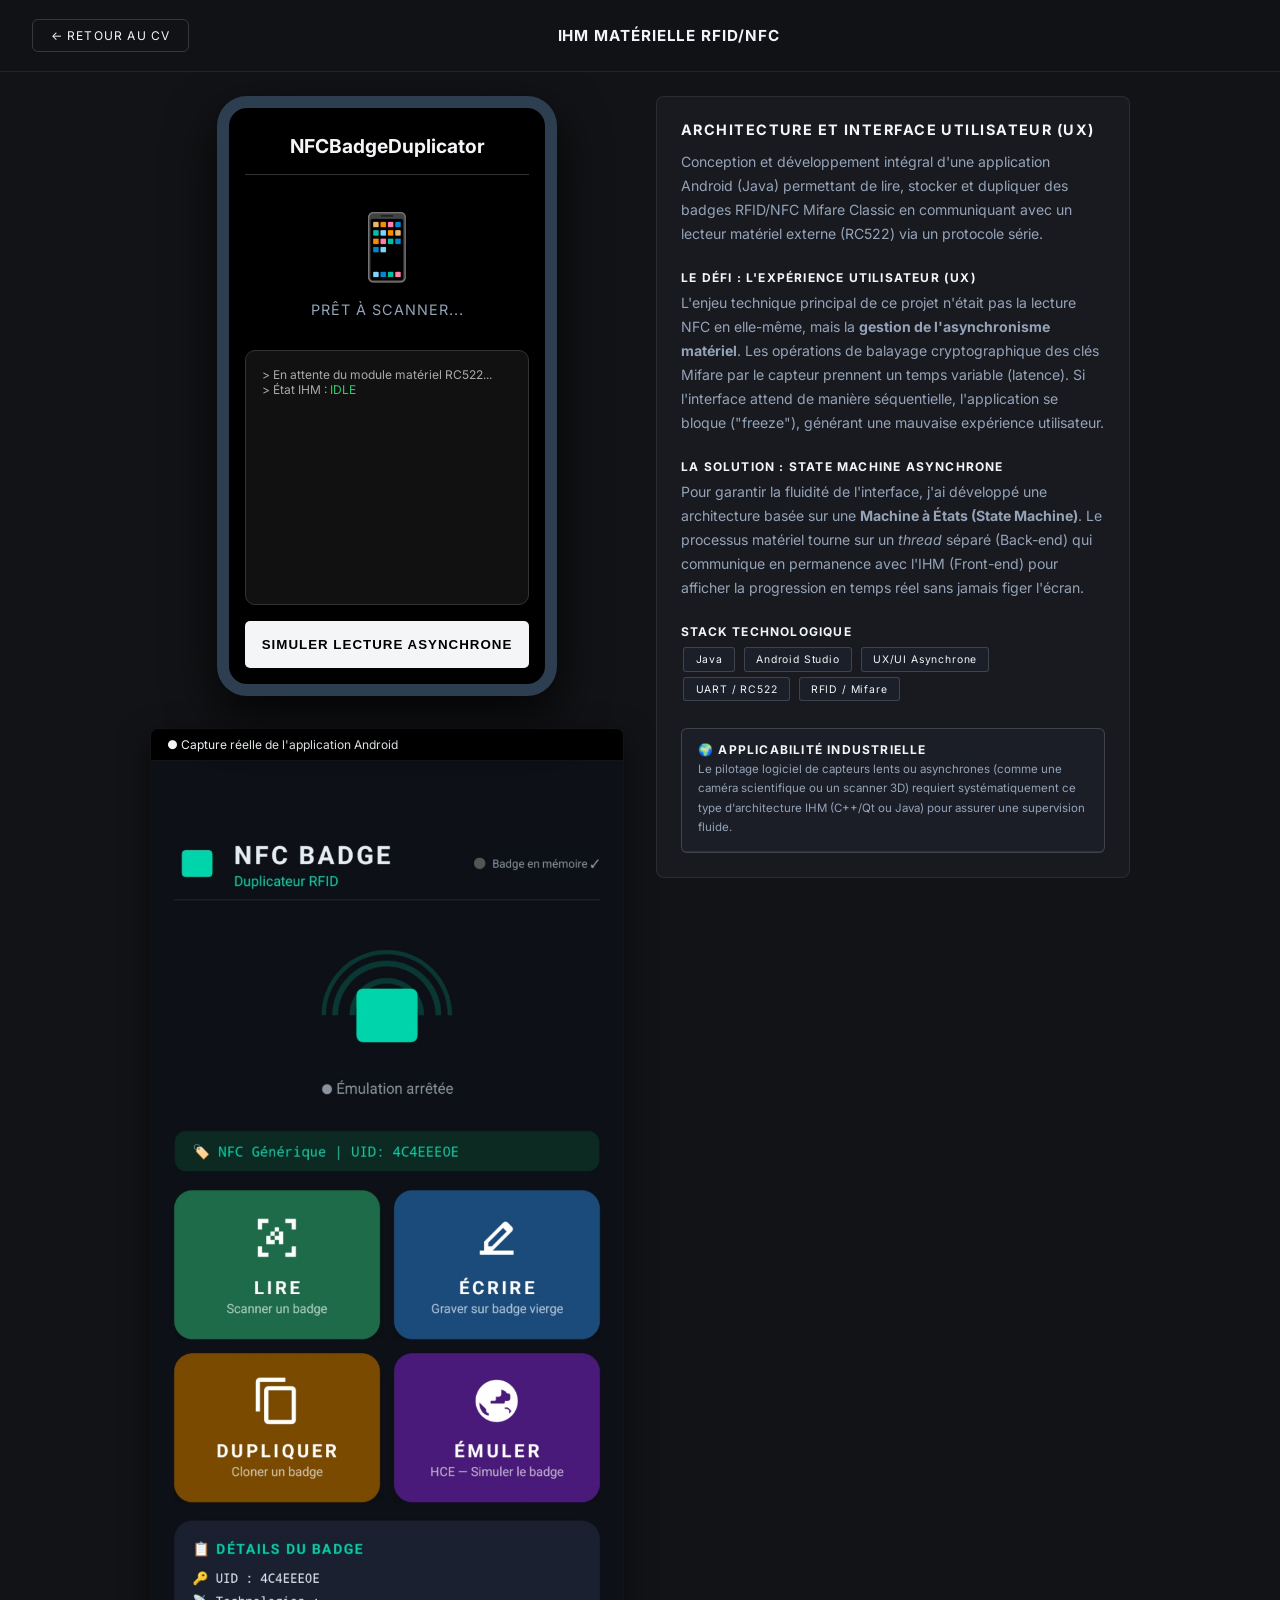
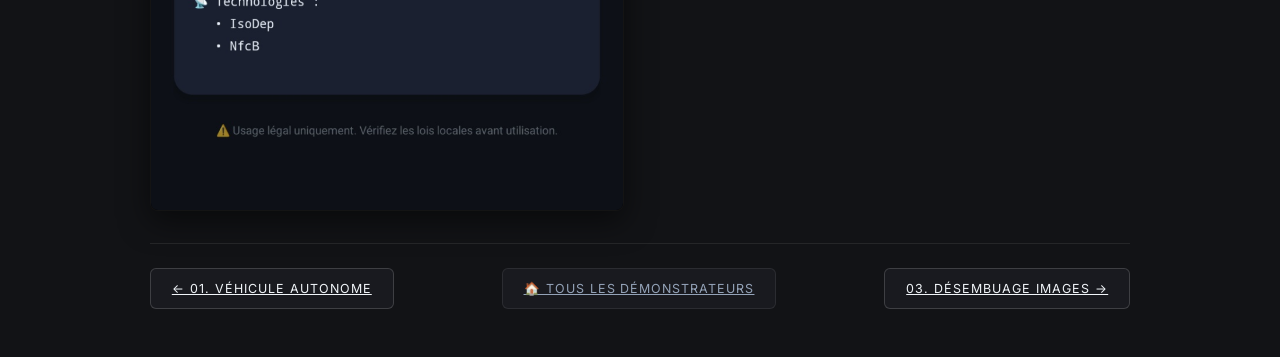
<file: projets/projet-nfc-badge.html>
<!DOCTYPE html>
<html lang="fr">
<head>
  <meta charset="UTF-8">
  <meta name="viewport" content="width=device-width, initial-scale=1.0">
  <title>Zouhir Ouarab — Interface RFID/NFC</title>
  <meta name="description" content="Développement d'une IHM Android pour lire et dupliquer des badges NFC avec gestion asynchrone du matériel.">
  <!-- Favicon -->
  <link rel="icon" href="data:image/svg+xml,<svg xmlns=%22http://www.w3.org/2000/svg%22 viewBox=%220 0 100 100%22><text y=%22.9em%22 font-size=%2290%22>📱</text></svg>">
  <link rel="preconnect" href="https://fonts.googleapis.com">
  <link rel="preconnect" href="https://fonts.gstatic.com" crossorigin>
  <link rel="preconnect" href="https://fonts.googleapis.com">
  <link rel="preconnect" href="https://fonts.gstatic.com" crossorigin>
  <link href="https://fonts.googleapis.com/css2?family=Inter:wght@400;500;600;700&family=Space+Grotesk:wght@600;700;800&display=swap" rel="stylesheet">
  <style>
    /* ── DESIGN TOKENS ── */
    *, *::before, *::after { margin: 0; padding: 0; box-sizing: border-box; }
    :root {
      --bg: #121316; --surface: #191a1f; --surface2: #22242b;
      --border: rgba(255, 255, 255, 0.08); --border2: rgba(255, 255, 255, 0.16);
      --text:#f1f5f9; --dim:#94a3b8; --dim2:#64748b;
      --cyan: #f4f5f7; --green: #9ca3af; --accent:#f59e0b;
      --sans: 'Inter', -apple-system, sans-serif;
      --mono: 'Inter', -apple-system, sans-serif;
    }
    img { display: block; max-width: 100%; }
    body {
      background: var(--bg); color: var(--text);
      font-family: var(--sans); display: flex; flex-direction: column;
      align-items: center; justify-content: center; min-height: 100vh; padding: 6rem 1rem 2rem;
      -webkit-font-smoothing: antialiased;
    }
    header {
      position: absolute; top: 0; left: 0; right: 0; padding: 1.2rem 2rem;
      display: flex; justify-content: space-between; align-items: center; z-index: 10;
      border-bottom: 1px solid var(--border); background: rgba(18, 19, 22, 0.92); backdrop-filter: blur(16px);
    }
    a.btn-back {
      color: var(--cyan); text-decoration: none; border: 1px solid var(--border2);
      padding: .5rem 1.1rem; font-family: var(--mono); font-size: .75rem;
      text-transform: uppercase; letter-spacing: .1em; transition: all 0.3s;
      border-radius: 6px; display: inline-flex; align-items: center; gap: 0.4rem;
    }
    a.btn-back:hover { background: var(--text); color: var(--bg); font-weight: 700; }
    h1 {
      margin: 0; font-family: var(--mono); letter-spacing: .06em;
      font-size: 0.95rem; font-weight: 700; color: var(--text); text-transform: uppercase;
    }
    .project-nav {
      width: min(100%, 980px); margin: 2rem 0 1rem;
      display: flex; justify-content: space-between; align-items: center;
      gap: 1rem; flex-wrap: wrap; padding-top: 1.5rem; border-top: 1px solid var(--border);
    }
    .pnav-link {
      font-family: var(--mono); font-size: 0.78rem; text-transform: uppercase;
      letter-spacing: 0.08em; padding: 0.75rem 1.3rem; border: 1px solid var(--border2);
      border-radius: 6px; background: var(--surface); color: var(--text);
      transition: all 0.25s; display: inline-flex; align-items: center; gap: 0.5rem;
    }
    .pnav-link:hover {
      background: var(--text); color: var(--bg); border-color: var(--cyan);
      font-weight: 700; transform: translateY(-2px);
    }
    .pnav-home { color: var(--dim); border-color: var(--border); }
    .page-wrap {
      width: min(100%, 980px);
      display: grid; grid-template-columns: 1fr 1fr;
      gap: 2rem; align-items: start;
    }
    /* ── ANDROID PHONE SIMULATOR ── */
    .phone {
      background: #000; border: 12px solid #2c3e50; border-radius: 30px;
      width: 100%; max-width: 340px; height: 600px; padding: 1rem;
      box-shadow: 0 20px 50px rgba(0,0,0,0.8);
      position: relative; overflow: hidden; margin: 0 auto;
      display: flex; flex-direction: column;
      font-family: 'Inter', sans-serif;
    }
    .phone-header {
      text-align: center; color: white; padding-bottom: 1rem; border-bottom: 1px solid #333;
    }
    .phone-title { font-weight: 700; font-size: 1.2rem; color: var(--cyan); margin-top: 10px; }
    
    .nfc-status {
      text-align: center; margin: 2rem 0;
    }
    .nfc-icon {
      font-size: 4rem; display: inline-block; transition: transform 0.3s;
      animation: pulse 2s infinite;
    }
    @keyframes pulse {
      0% { transform: scale(1); opacity: 0.8; }
      50% { transform: scale(1.1); opacity: 1; }
      100% { transform: scale(1); opacity: 0.8; }
    }
    .status-text {
      color: var(--dim); font-size: 0.9rem; margin-top: 1rem; text-transform: uppercase; letter-spacing: 1px;
    }
    
    .badge-data {
      background: #111; border: 1px solid #333; border-radius: 10px; padding: 1rem;
      flex-grow: 1; overflow-y: auto; font-family: var(--mono); font-size: 0.75rem; color: #aaa;
    }
    .badge-data span { color: var(--cyan); }
    
    .action-btn {
      background: var(--cyan); color: #000; border: none; border-radius: 5px;
      padding: 1rem; font-weight: 700; text-transform: uppercase; letter-spacing: 1px;
      margin-top: 1rem; cursor: pointer; transition: background 0.3s;
    }
    .action-btn:hover { background: #00e0b4; }

    /* ── INFO PANEL ── */
    .info-panel {
      background: var(--surface); border: 1px solid var(--border);
      border-radius: 8px; padding: 1.5rem;
    }
    .info-panel h2 {
      margin: 0 0 .75rem; font-family: var(--mono);
      color: var(--cyan); font-size: .9rem; letter-spacing: .1em;
      text-transform: uppercase; font-weight: 700;
    }
    .info-panel p { color: var(--dim); font-size: .88rem; line-height: 1.7; }
    .desc-section { margin-top: 1.5rem; }
    .desc-section h3 {
      margin: 0 0 .4rem; font-family: var(--mono);
      color: var(--text); font-size: .75rem; letter-spacing: .1em; text-transform: uppercase;
    }
    .tech-tag {
      display: inline-block; padding: .3rem .7rem; margin: .15rem;
      border: 1px solid var(--border2); border-radius: 3px; font-size: .65rem;
      color: var(--cyan); letter-spacing: .08em; font-family: var(--mono);
      background: rgba(80,144,240,.05);
    }
    .analogy-wrap {
      margin-top: 1rem; border-radius: 6px; overflow: hidden;
      border: 1px solid var(--border2); background: rgba(80,144,240,.04);
    }
    .analogy-header { padding: .8rem 1rem; border-bottom: 1px solid var(--border); }
    .analogy-header h4 {
      font-family: var(--mono); font-size: .75rem; color: var(--cyan);
      letter-spacing: .1em; text-transform: uppercase; margin-bottom: .2rem; font-weight: 700;
    }
    .analogy-header p { font-size: .72rem; color: var(--dim); font-family: var(--mono); }
    
    @media (max-width: 860px) {
      header { padding: 1rem; flex-direction: column; gap: .75rem; }
      .page-wrap { grid-template-columns: 1fr; }
    }
  </style>
</head>
<body>

<header>
  <a href="../index.html" class="btn-back">← Retour au CV</a>
  <h1>IHM MATÉRIELLE RFID/NFC</h1>
  <div style="width: 100px;"></div>
</header>

<div class="page-wrap">
  <div>
    <div class="phone">
      <div class="phone-header">
        <div class="phone-title">NFCBadgeDuplicator</div>
      </div>
      
      <div class="nfc-status">
        <div class="nfc-icon" id="nfc-icon">📱</div>
        <div class="status-text" id="status-text">PRÊT À SCANNER...</div>
      </div>
      
      <div class="badge-data" id="badge-data">
        > En attente du module matériel RC522...<br>
        > État IHM : <span style="color:#2ecc71">IDLE</span>
      </div>
      
      <button class="action-btn" onclick="simulateScan()">Simuler Lecture Asynchrone</button>
    </div>
    <div style="margin-top: 2rem; border: 1px solid var(--border); border-radius: 8px; overflow: hidden; background: #000; box-shadow: 0 10px 30px rgba(0,0,0,0.5);">
      <div style="padding: 0.5rem 1rem; background: rgba(0,0,0,0.5); font-family: var(--mono); font-size: 0.75rem; border-bottom: 1px solid var(--border);">
        <span style="color:var(--cyan)">●</span> Capture réelle de l'application Android
      </div>
      <img src="../assets/images/NFC_interface_app.jpg" alt="Capture réelle de l'application NFC" style="width: 100%; display: block;">
    </div>
  </div>

  <div class="info-panel">
    <h2>Architecture et Interface Utilisateur (UX)</h2>
    <p>Conception et développement intégral d'une application Android (Java) permettant de lire, stocker et dupliquer des badges RFID/NFC Mifare Classic en communiquant avec un lecteur matériel externe (RC522) via un protocole série.</p>
    
    <div class="desc-section">
      <h3>Le défi : L'Expérience Utilisateur (UX)</h3>
      <p>L'enjeu technique principal de ce projet n'était pas la lecture NFC en elle-même, mais la <strong>gestion de l'asynchronisme matériel</strong>. Les opérations de balayage cryptographique des clés Mifare par le capteur prennent un temps variable (latence). Si l'interface attend de manière séquentielle, l'application se bloque ("freeze"), générant une mauvaise expérience utilisateur.</p>
    </div>

    <div class="desc-section">
      <h3>La solution : State Machine Asynchrone</h3>
      <p>Pour garantir la fluidité de l'interface, j'ai développé une architecture basée sur une <strong>Machine à États (State Machine)</strong>. Le processus matériel tourne sur un <em>thread</em> séparé (Back-end) qui communique en permanence avec l'IHM (Front-end) pour afficher la progression en temps réel sans jamais figer l'écran.</p>
    </div>

    <div class="desc-section">
      <h3>Stack Technologique</h3>
      <span class="tech-tag">Java</span>
      <span class="tech-tag">Android Studio</span>
      <span class="tech-tag">UX/UI Asynchrone</span>
      <span class="tech-tag">UART / RC522</span>
      <span class="tech-tag">RFID / Mifare</span>
    </div>
    
    <div class="desc-section">
      <div class="analogy-wrap">
        <div class="analogy-header">
          <h4>🌍 APPLICABILITÉ INDUSTRIELLE</h4>
          <p>Le pilotage logiciel de capteurs lents ou asynchrones (comme une caméra scientifique ou un scanner 3D) requiert systématiquement ce type d'architecture IHM (C++/Qt ou Java) pour assurer une supervision fluide.</p>
        </div>
      </div>
    </div>
  </div>
</div>

<div class="project-nav">
  <a href="projet-vehicule-autonome.html" class="pnav-link pnav-prev">← 01. Véhicule Autonome</a>
  <a href="../index.html#projects" class="pnav-link pnav-home">🏠 Tous les démonstrateurs</a>
  <a href="projet-dehazing.html" class="pnav-link pnav-next">03. Désembuage Images →</a>
</div>

<script>
  const dataLog = document.getElementById('badge-data');
  const statusText = document.getElementById('status-text');
  const nfcIcon = document.getElementById('nfc-icon');
  
  function wait(ms) {
    return new Promise(resolve => setTimeout(resolve, ms));
  }

  async function simulateScan() {
    // Reset
    dataLog.innerHTML = "> État IHM : <span style='color:#f1c40f'>WAIT_HARDWARE</span><br>";
    statusText.textContent = "BALAYAGE CRYPTOGRAPHIQUE...";
    nfcIcon.style.animationDuration = "0.5s";
    
    // Simulate non-blocking async hardware read
    await wait(800);
    dataLog.innerHTML += "> Test clé MAD (A0A1A2A3A4A5)... [ÉCHEC]<br>";
    
    await wait(600);
    dataLog.innerHTML += "> Test clé par défaut (FFFFFFFFFFFF)... <span style='color:#2ecc71'>[OK]</span><br>";
    
    await wait(800);
    dataLog.innerHTML += "> Lecture du Secteur 0...<br>";
    
    await wait(500);
    statusText.textContent = "LECTURE TERMINÉE";
    nfcIcon.style.animationDuration = "2s";
    
    dataLog.innerHTML += `<br><span style='color:#00D4AA'>--- BADGE DÉTECTÉ ---</span><br>
    Type : MIFARE Classic 1K<br>
    UID : <span>A1 B2 C3 D4</span><br>
    Secteurs lisibles : 16/16<br>
    Taille : 1024 bytes<br><br>
    > État IHM : <span style='color:#2ecc71'>READY</span>`;
  }
</script>

</body>
</html>
</file>
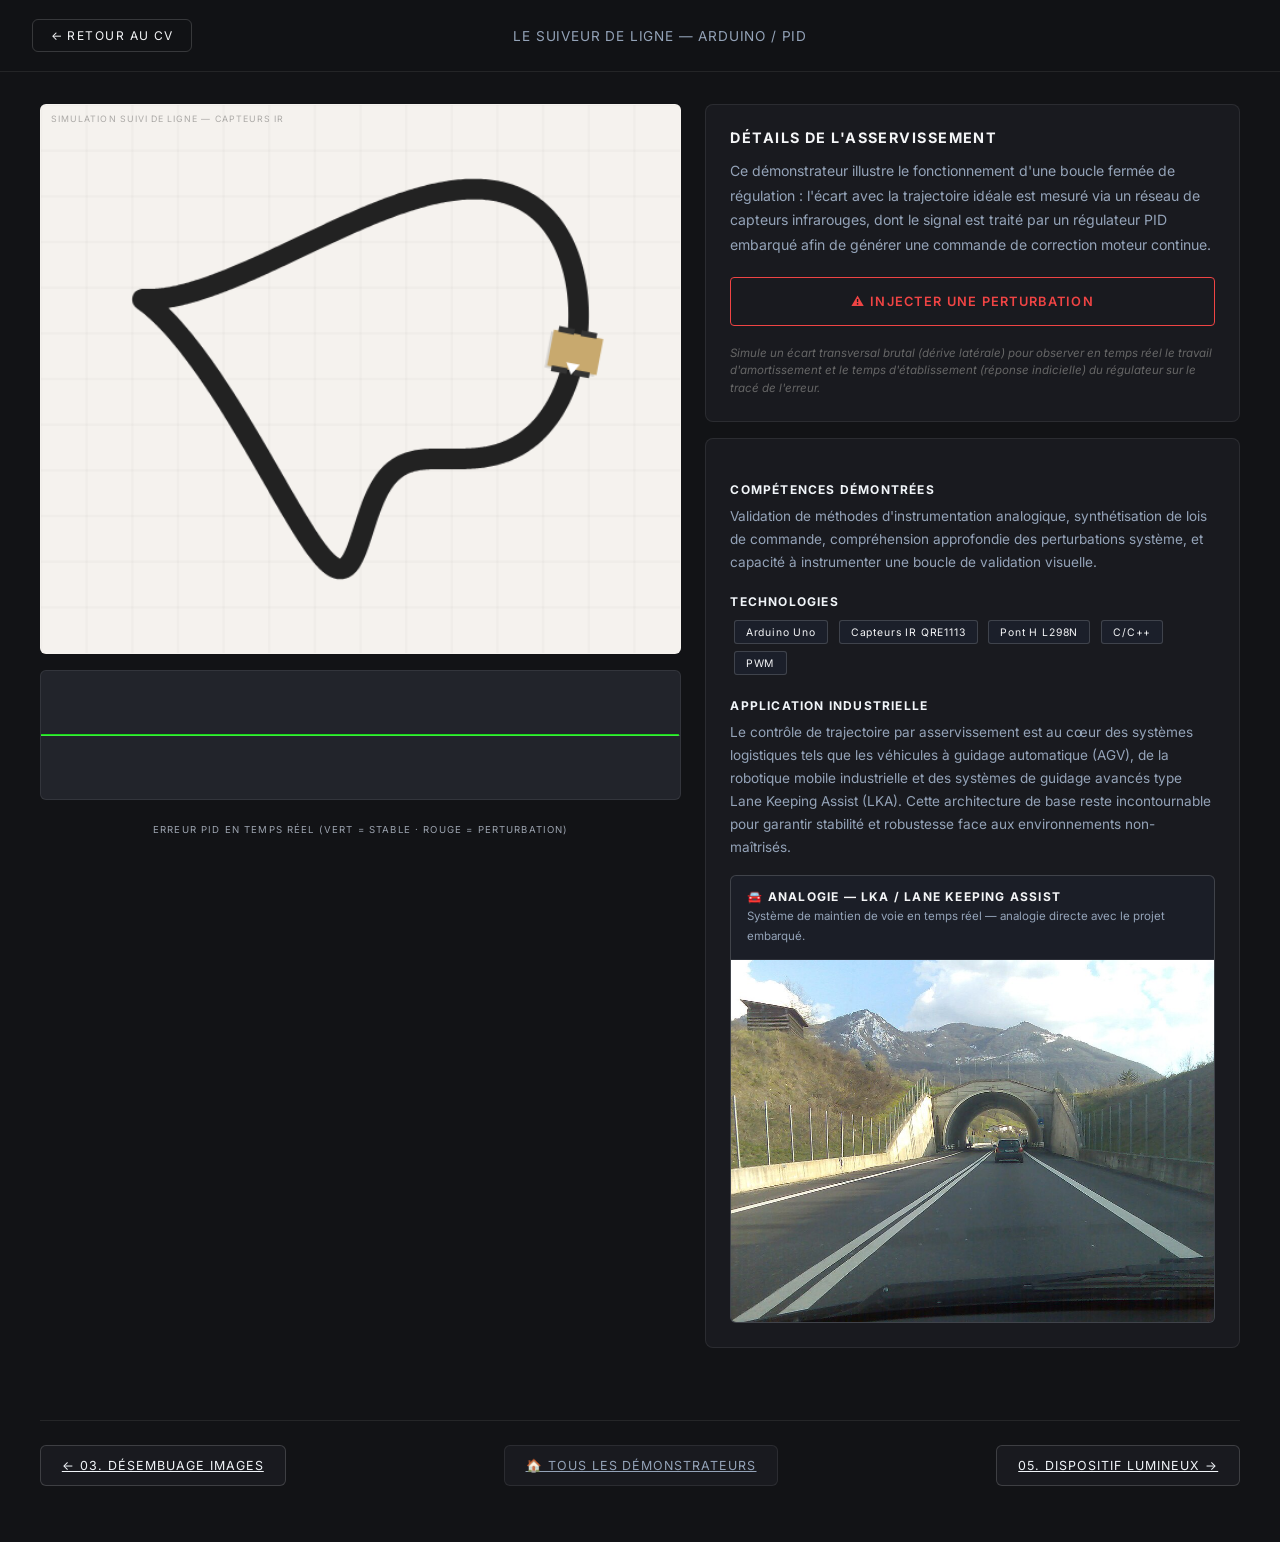
<file: projets/projet-pid-trajectoire.html>
<!DOCTYPE html>
<html lang="fr">
<head>
<meta charset="UTF-8">
<meta name="viewport" content="width=device-width, initial-scale=1.0">
<title>Zouhir Ouarab — Asservissement PID embarqué</title>
<meta name="description" content="Projet de suivi de ligne embarqué : capteurs infrarouges, régulateur PID en C sur Arduino et visualisation de la correction en temps réel.">
<!-- Favicon -->
<link rel="icon" href="data:image/svg+xml,<svg xmlns=%22http://www.w3.org/2000/svg%22 viewBox=%220 0 100 100%22><text y=%22.9em%22 font-size=%2290%22>📈</text></svg>">
<link rel="preconnect" href="https://fonts.googleapis.com">
  <link rel="preconnect" href="https://fonts.gstatic.com" crossorigin>
  <link href="https://fonts.googleapis.com/css2?family=Inter:wght@400;500;600;700&family=Space+Grotesk:wght@600;700;800&display=swap" rel="stylesheet">
<style>
  /* ── DESIGN TOKENS ── */
  *, *::before, *::after { margin: 0; padding: 0; box-sizing: border-box; }
  :root {
    --bg: #121316; --surface: #191a1f; --surface2: #22242b;
    --border: rgba(255, 255, 255, 0.08); --border2: rgba(255, 255, 255, 0.16);
    --text:#f1f5f9; --dim:#94a3b8; --dim2:#64748b;
    --cyan: #f4f5f7; --green: #9ca3af; --accent:#f59e0b;
    --danger:#ef4444; --safe:#10b981;
    --sans: 'Inter', -apple-system, sans-serif;
    --mono: 'Inter', -apple-system, sans-serif;
  }
  img { display: block; max-width: 100%; }
  body {
    background: var(--bg); color: var(--text);
    font-family: var(--sans); min-height: 100vh;
    display: flex; flex-direction: column; align-items: center;
    -webkit-font-smoothing: antialiased;
  }
  header {
    width: 100%; padding: 1.2rem 2rem;
    display: flex; justify-content: space-between; align-items: center;
    border-bottom: 1px solid var(--border);
    background: rgba(18, 19, 22, 0.92); backdrop-filter: blur(16px);
    position: sticky; top: 0; z-index: 50;
  }
  a.btn-back {
    color: var(--cyan); text-decoration: none; border: 1px solid var(--border2);
    padding: .5rem 1.1rem; font-family: var(--mono); font-size: .75rem;
    text-transform: uppercase; letter-spacing: .12em; transition: .3s;
    border-radius: 6px; display: inline-flex; align-items: center; gap: 0.4rem;
  }
  a.btn-back:hover { background: var(--text); color: var(--bg); font-weight: 700; }
  .page-title {
    font-family: var(--mono); letter-spacing: .06em;
    font-size: .85rem; color: var(--dim); text-align: center; text-transform: uppercase;
  }
  .project-nav {
    width: 95%; max-width: 1200px; margin: 1.5rem 0 3.5rem;
    display: flex; justify-content: space-between; align-items: center;
    gap: 1rem; flex-wrap: wrap; padding-top: 1.5rem; border-top: 1px solid var(--border);
  }
  .pnav-link {
    font-family: var(--mono); font-size: 0.78rem; text-transform: uppercase;
    letter-spacing: 0.08em; padding: 0.75rem 1.3rem; border: 1px solid var(--border2);
    border-radius: 6px; background: var(--surface); color: var(--text);
    transition: all 0.25s; display: inline-flex; align-items: center; gap: 0.5rem;
  }
  .pnav-link:hover {
    background: var(--text); color: var(--bg); border-color: var(--cyan);
    font-weight: 700; transform: translateY(-2px);
  }
  .pnav-home { color: var(--dim); border-color: var(--border); }
  .main-grid {
    display: grid; grid-template-columns: 1.2fr 1fr; gap: 1.5rem;
    width: 95%; max-width: 1200px; padding: 2rem 0 3rem;
  }
  @media (max-width: 900px) { .main-grid { grid-template-columns: 1fr; } }
  .panel {
    background: var(--surface); border: 1px solid var(--border);
    border-radius: 8px; padding: 1.5rem;
  }
  .panel h2 {
    font-family: var(--mono); color: var(--cyan);
    font-size: .9rem; letter-spacing: .1em; margin-bottom: .8rem;
    text-transform: uppercase; font-weight: 700;
  }
  .panel p { color: var(--dim); font-size: .88rem; line-height: 1.75; }
  .canvas-box {
    position: relative; border: 1px solid var(--border); border-radius: 6px;
    overflow: hidden; background: #f5f2ee;
  }
  .canvas-box canvas { display: block; width: 100%; height: auto; }
  .canvas-label {
    position: absolute; top: 8px; left: 10px;
    font-size: .55rem; color: rgba(0,0,0,.3); letter-spacing: .12em; text-transform: uppercase;
    z-index: 2; font-family: var(--mono);
  }
  .chart-box {
    border: 1px solid var(--border); border-radius: 6px; overflow: hidden;
    background: var(--surface2); position: relative; height: 130px;
  }
  .chart-box canvas { display: block; width: 100%; height: 100%; }
  .chart-zero {
    position: absolute; top: 50%; left: 0; right: 0;
    height: 1px; background: var(--border2); z-index: 1;
  }
  .chart-label {
    text-align: center; font-size: .6rem; color: var(--green);
    letter-spacing: .12em; text-transform: uppercase; margin-top: .5rem;
    font-family: var(--mono);
  }
  .btn-perturb {
    width: 100%; padding: 1rem; margin: 1.2rem 0;
    background: transparent; border: 1px solid var(--danger); color: var(--danger);
    font-family: var(--mono); font-size: .8rem; font-weight: 600;
    text-transform: uppercase; letter-spacing: .1em; cursor: pointer;
    transition: .3s; border-radius: 4px;
  }
  .btn-perturb:hover { background: var(--danger); color: #fff; }
  .btn-perturb:active { transform: scale(.97); }
  .tech-tag {
    display: inline-block; padding: .3rem .7rem; margin: .2rem;
    border: 1px solid var(--border2); border-radius: 3px; font-size: .65rem;
    color: var(--cyan); letter-spacing: .08em; font-family: var(--mono);
    background: rgba(80,144,240,.05);
  }
  .desc-section { margin-top: 1.2rem; }
  .desc-section h3 {
    font-family: var(--mono); font-size: .75rem;
    color: var(--text); letter-spacing: .1em; margin-bottom: .5rem; text-transform: uppercase;
  }
  .desc-section p { color: var(--dim); font-size: .85rem; line-height: 1.7; }
  .analogy-wrap {
    margin-top: 1rem; border-radius: 6px; overflow: hidden;
    border: 1px solid var(--border2); background: rgba(80,144,240,.04);
  }
  .analogy-header { padding: .8rem 1rem; border-bottom: 1px solid var(--border); }
  .analogy-header h4 {
    font-family: var(--mono); font-size: .75rem; color: var(--cyan);
    letter-spacing: .1em; text-transform: uppercase; margin-bottom: .2rem; font-weight: 700;
  }
  .analogy-header p { font-size: .72rem; color: var(--dim); font-family: var(--mono); }
  .analogy-wrap img { width: 100%; display: block; }
  @media (max-width: 700px) {
    header { padding: 1rem; flex-direction: column; gap: .8rem; }
    .page-title { font-size: .75rem; }
    .main-grid { width: 100%; padding: 0 1rem 2rem; }
    .panel { padding: 1.2rem; }
  }
</style>
</head>
<body>

<header>
  <a href="../index.html" class="btn-back">← Retour au CV</a>
  <span class="page-title">LE SUIVEUR DE LIGNE — ARDUINO / PID</span>
  <div style="width:120px"></div>
</header>

<div class="main-grid">

  <!-- LEFT: CANVAS + CHART -->
  <div style="display:flex; flex-direction:column; gap:1rem;">
    <div class="canvas-box">
      <span class="canvas-label">Simulation Suivi de Ligne — Capteurs IR</span>
      <canvas id="trackCanvas" width="560" height="480"></canvas>
    </div>
    <div class="chart-box">
      <div class="chart-zero"></div>
      <canvas id="errorChart" width="560" height="130"></canvas>
    </div>
    <div class="chart-label">Erreur PID en temps réel (vert = stable · rouge = perturbation)</div>
  </div>

  <!-- RIGHT: CONTROLS + DETAILS -->
  <div style="display:flex; flex-direction:column; gap:1rem;">
    <div class="panel">
      <h2>Détails de l'Asservissement</h2>
      <p>Ce démonstrateur illustre le fonctionnement d'une boucle fermée de régulation : l'écart avec la trajectoire idéale est mesuré via un réseau de capteurs infrarouges, dont le signal est traité par un régulateur PID embarqué afin de générer une commande de correction moteur continue.</p>
      
      <button class="btn-perturb" id="btn-perturb">⚠️ Injecter une perturbation</button>
      <p style="font-size:.72rem; color:#666; line-height:1.5;">
        <em>Simule un écart transversal brutal (dérive latérale) pour observer en temps réel le travail d'amortissement et le temps d'établissement (réponse indicielle) du régulateur sur le tracé de l'erreur.</em>
      </p>
    </div>
    <div class="panel">
      <div class="desc-section">
        <h3>Compétences démontrées</h3>
        <p>Validation de méthodes d'instrumentation analogique, synthétisation de lois de commande, compréhension approfondie des perturbations système, et capacité à instrumenter une boucle de validation visuelle.</p>
      </div>
      <div class="desc-section">
        <h3>Technologies</h3>
        <span class="tech-tag">Arduino Uno</span>
        <span class="tech-tag">Capteurs IR QRE1113</span>
        <span class="tech-tag">Pont H L298N</span>
        <span class="tech-tag">C/C++</span>
        <span class="tech-tag">PWM</span>
      </div>
      <div class="desc-section" style="margin-top:1.2rem;">
        <h3>Application industrielle</h3>
        <p>Le contrôle de trajectoire par asservissement est au cœur des systèmes logistiques tels que les véhicules à guidage automatique (AGV), de la robotique mobile industrielle et des systèmes de guidage avancés type Lane Keeping Assist (LKA). Cette architecture de base reste incontournable pour garantir stabilité et robustesse face aux environnements non-maîtrisés.</p>
        
        <div class="analogy-wrap">
          <div class="analogy-header">
            <h4>🚘 ANALOGIE — LKA / Lane Keeping Assist</h4>
            <p>Système de maintien de voie en temps réel — analogie directe avec le projet embarqué.</p>
          </div>
          <img src="../assets/images/analogie-lka.jpg" alt="Lane Keeping Assist - système ADAS">
        </div>
      </div>
    </div>
  </div>

</div>

<div class="project-nav">
  <a href="projet-dehazing.html" class="pnav-link pnav-prev">← 03. Désembuage Images</a>
  <a href="../index.html#projects" class="pnav-link pnav-home">🏠 Tous les démonstrateurs</a>
  <a href="projet-led-guitariste.html" class="pnav-link pnav-next">05. Dispositif Lumineux →</a>
</div>

<script>
const W = 560, H = 480;
const trackCanvas = document.getElementById('trackCanvas');
const tCtx = trackCanvas.getContext('2d');
const errCanvas = document.getElementById('errorChart');
const eCtx = errCanvas.getContext('2d');

// ══════════════════════════════════════════
// The track is defined as a series of waypoints.
// The car drives ALONG the track (both x and y move).
// ══════════════════════════════════════════

// Generate a smooth winding track path (Closed loop Lissajous curve)
const trackPoints = [];
const NUM_PTS = 800; // More points for smoother angle calculation
for (let i = 0; i < NUM_PTS; i++) {
  let t = (i / NUM_PTS) * Math.PI * 2;
  // Integer multipliers ensure the start and end connect perfectly
  let x = W/2 + Math.sin(t) * 160 + Math.sin(2 * t) * 60;
  let y = H/2 - Math.cos(t) * 140 - Math.sin(3 * t) * 40;
  trackPoints.push({ x, y });
}

// Car state
let carIdx = 0;  // Position index along track
let carX = trackPoints[0].x;
let carY = trackPoints[0].y;
let carAngle = 0;
let lateralOffset = 0; // Offset perpendicular to the track (the "error")
let prevError = 0;
let integral = 0;

// PID tuning (well-tuned for demo)
const Kp = 0.08;
const Ki = 0.0002;
const Kd = 0.15;
const DRIVE_SPEED = 2; // points per frame along the track

let errorHist = new Array(560).fill(0);

// Perturbation
document.getElementById('btn-perturb').addEventListener('click', () => {
  lateralOffset += (Math.random() > 0.5 ? 1 : -1) * (40 + Math.random() * 30);
});

function getTrackAngle(idx) {
  let i0 = idx % NUM_PTS;
  let i1 = (idx + 1) % NUM_PTS;
  let dx = trackPoints[i1].x - trackPoints[i0].x;
  let dy = trackPoints[i1].y - trackPoints[i0].y;
  return Math.atan2(dy, dx);
}

function update() {
  // Advance along track
  carIdx = (carIdx + DRIVE_SPEED) % NUM_PTS;
  
  let targetPt = trackPoints[Math.floor(carIdx) % NUM_PTS];
  let angle = getTrackAngle(Math.floor(carIdx));

  // PID: reduce lateralOffset toward 0
  let error = lateralOffset;
  integral += error * 0.016;
  integral = Math.max(-50, Math.min(50, integral)); // anti-windup
  let derivative = error - prevError;
  
  let correction = -(Kp * error + Ki * integral + Kd * derivative);
  // Cap the correction to simulate a realistic maximum steering angle
  correction = Math.max(-4, Math.min(4, correction));
  
  prevError = error;

  lateralOffset += correction;
  // Slight friction/decay for realism
  lateralOffset *= 0.98;

  // Car position = track point + perpendicular offset
  let perpAngle = angle + Math.PI / 2;
  carX = targetPt.x + Math.cos(perpAngle) * lateralOffset;
  carY = targetPt.y + Math.sin(perpAngle) * lateralOffset;
  carAngle = angle;

  // ── DRAW ──
  tCtx.fillStyle = '#f5f2ee';
  tCtx.fillRect(0, 0, W, H);

  // Grid
  tCtx.strokeStyle = 'rgba(0,0,0,.04)';
  tCtx.lineWidth = 1;
  for (let gx = 0; gx < W; gx += 40) {
    tCtx.beginPath(); tCtx.moveTo(gx, 0); tCtx.lineTo(gx, H); tCtx.stroke();
  }
  for (let gy = 0; gy < H; gy += 40) {
    tCtx.beginPath(); tCtx.moveTo(0, gy); tCtx.lineTo(W, gy); tCtx.stroke();
  }

  // Draw track (the line)
  tCtx.lineWidth = 18;
  tCtx.strokeStyle = '#222';
  tCtx.lineCap = 'round';
  tCtx.lineJoin = 'round';
  tCtx.beginPath();
  for (let i = 0; i < NUM_PTS; i++) {
    if (i === 0) tCtx.moveTo(trackPoints[i].x, trackPoints[i].y);
    else tCtx.lineTo(trackPoints[i].x, trackPoints[i].y);
  }
  tCtx.closePath();
  tCtx.stroke();

  // Draw sensors (5 IR sensors under the car)
  let sensorOffsets = [-12, -6, 0, 6, 12];
  sensorOffsets.forEach(off => {
    let sx = carX + Math.cos(perpAngle) * off;
    let sy = carY + Math.sin(perpAngle) * off;
    // Is this sensor on the line?
    let onLine = Math.abs(off + lateralOffset) < 10;
    tCtx.fillStyle = onLine ? '#2ecc71' : '#e74c3c';
    tCtx.beginPath(); tCtx.arc(sx, sy, 3, 0, Math.PI * 2); tCtx.fill();
  });

  // Draw robot
  tCtx.save();
  tCtx.translate(carX, carY);
  tCtx.rotate(carAngle);

  // Shadow
  tCtx.fillStyle = 'rgba(0,0,0,.12)';
  tCtx.fillRect(-14, -20, 32, 44);

  // Body
  tCtx.fillStyle = '#c8a96e';
  tCtx.fillRect(-16, -22, 32, 44);

  // Wheels
  tCtx.fillStyle = '#333';
  tCtx.fillRect(-20, -16, 5, 14);
  tCtx.fillRect(15, -16, 5, 14);
  tCtx.fillRect(-20, 4, 5, 14);
  tCtx.fillRect(15, 4, 5, 14);

  // Direction arrow
  tCtx.fillStyle = '#fff';
  tCtx.beginPath();
  tCtx.moveTo(20, 0);
  tCtx.lineTo(10, -6);
  tCtx.lineTo(10, 6);
  tCtx.closePath();
  tCtx.fill();

  tCtx.restore();

  // ── ERROR CHART ──
  errorHist.push(lateralOffset);
  errorHist.shift();

  eCtx.clearRect(0, 0, 560, 130);
  let midY = 65;
  for (let i = 1; i < errorHist.length; i++) {
    let eAbs = Math.abs(errorHist[i]);
    let hue = eAbs < 8 ? 120 : (eAbs < 25 ? 50 : 0);
    eCtx.strokeStyle = `hsl(${hue}, 80%, 50%)`;
    eCtx.lineWidth = 2;
    eCtx.beginPath();
    eCtx.moveTo(i - 1, midY - errorHist[i - 1] * 0.8);
    eCtx.lineTo(i, midY - errorHist[i] * 0.8);
    eCtx.stroke();
  }

  requestAnimationFrame(update);
}

update();
</script>
</body>
</html>
</file>
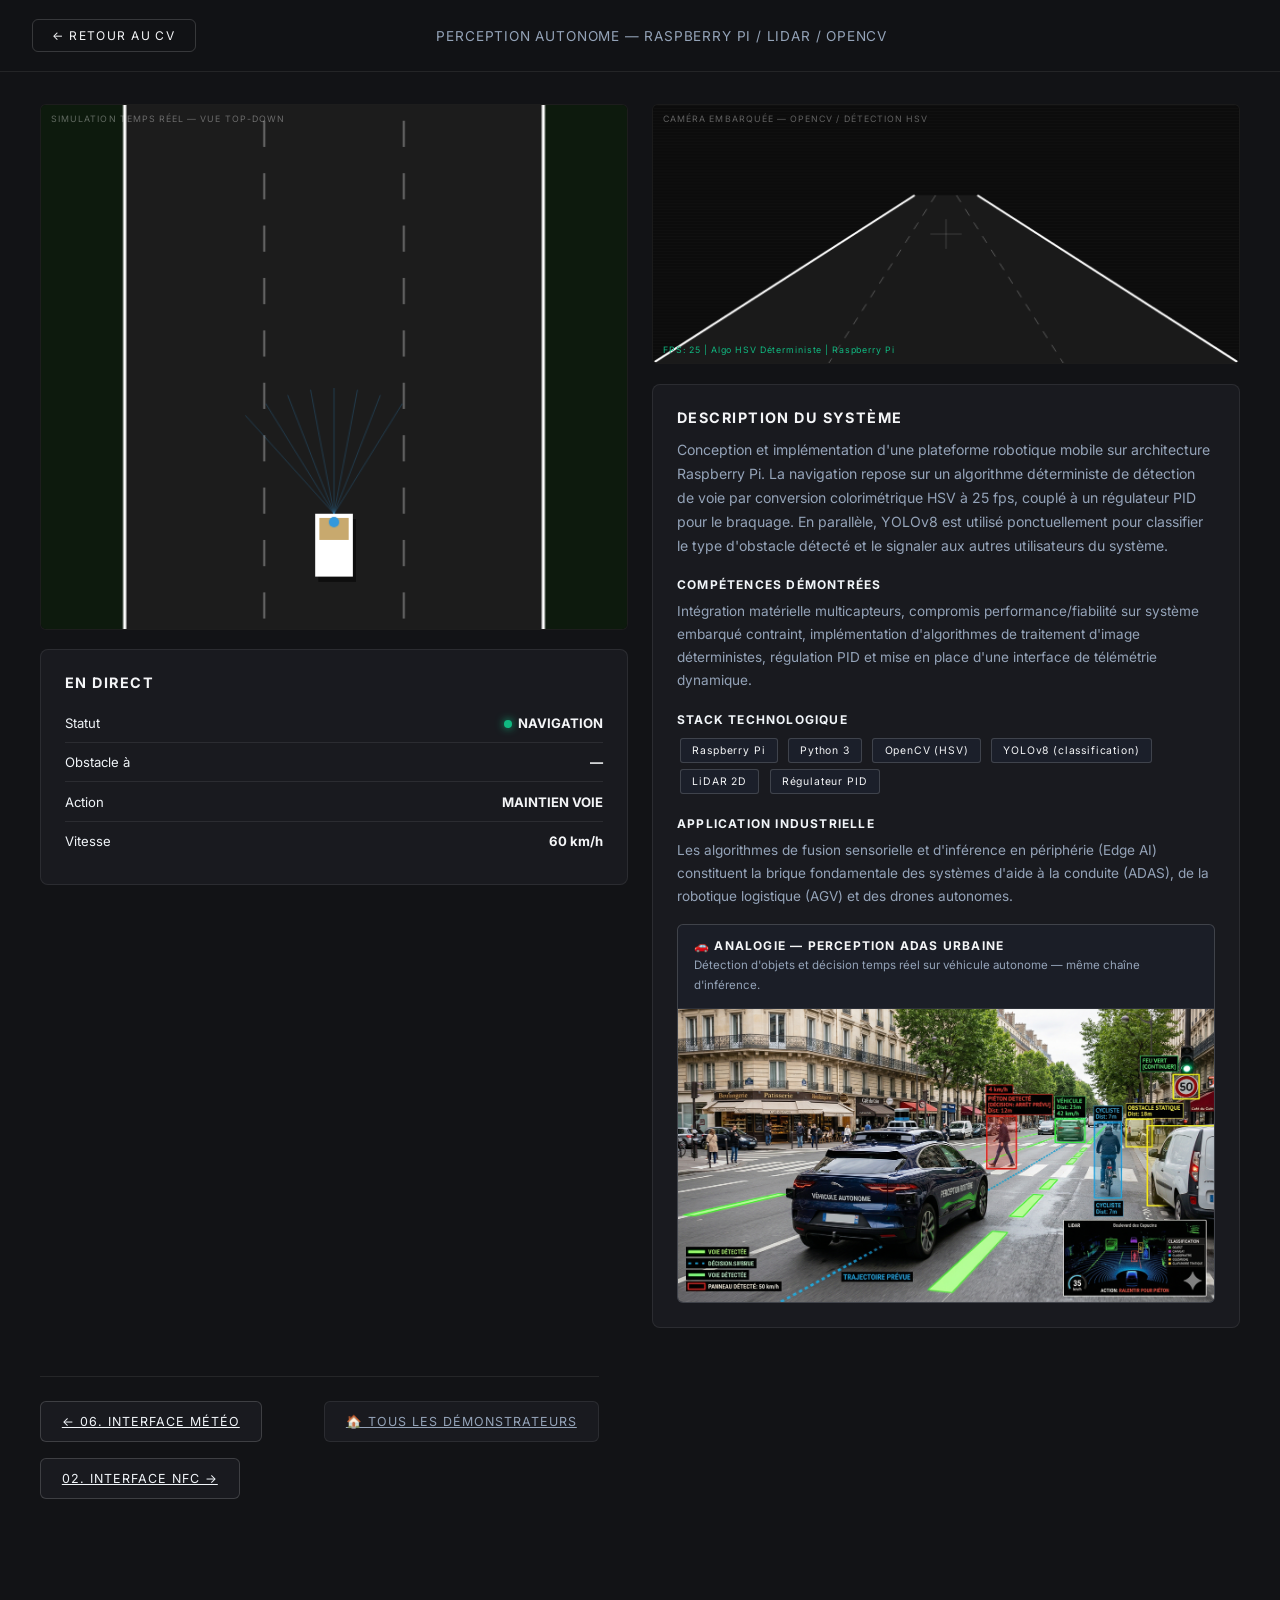
<file: projets/projet-vehicule-autonome.html>
<!DOCTYPE html>
<html lang="fr">
<head>
<meta charset="UTF-8">
<meta name="viewport" content="width=device-width, initial-scale=1.0">
<title>Zouhir Ouarab — Démonstrateur de perception autonome</title>
<meta name="description" content="Projet de véhicule autonome miniature : fusion caméra + LiDAR, évitement d'obstacles et télémétrie temps réel sur Raspberry Pi.">
<!-- Favicon -->
<link rel="icon" href="data:image/svg+xml,<svg xmlns=%22http://www.w3.org/2000/svg%22 viewBox=%220 0 100 100%22><text y=%22.9em%22 font-size=%2290%22>🚗</text></svg>">
<link rel="preconnect" href="https://fonts.googleapis.com">
  <link rel="preconnect" href="https://fonts.gstatic.com" crossorigin>
  <link href="https://fonts.googleapis.com/css2?family=Inter:wght@400;500;600;700&family=Space+Grotesk:wght@600;700;800&display=swap" rel="stylesheet">
<style>
  /* ── DESIGN TOKENS ── */
  *, *::before, *::after { margin: 0; padding: 0; box-sizing: border-box; }
  :root {
    --bg: #121316; --surface: #191a1f; --surface2: #22242b;
    --border: rgba(255, 255, 255, 0.08); --border2: rgba(255, 255, 255, 0.16);
    --text:#f1f5f9; --dim:#94a3b8; --dim2:#64748b;
    --cyan: #f4f5f7; --green: #9ca3af; --accent:#f59e0b;
    --danger:#ef4444; --safe:#10b981; --warn:#f59e0b;
    --sans: 'Inter', -apple-system, sans-serif;
    --mono: 'Inter', -apple-system, sans-serif;
  }
  img { display: block; max-width: 100%; }
  body {
    background: var(--bg); color: var(--text);
    font-family: var(--sans); min-height: 100vh;
    display: flex; flex-direction: column; align-items: center;
    -webkit-font-smoothing: antialiased;
  }
  header {
    width: 100%; padding: 1.2rem 2rem;
    display: flex; justify-content: space-between; align-items: center;
    border-bottom: 1px solid var(--border);
    background: rgba(18, 19, 22, 0.92); backdrop-filter: blur(16px);
    position: sticky; top: 0; z-index: 50;
  }
  a.btn-back {
    color: var(--cyan); text-decoration: none; border: 1px solid var(--border2);
    padding: .5rem 1.2rem; font-family: var(--mono); font-size: .75rem;
    text-transform: uppercase; letter-spacing: .12em; transition: .3s;
    border-radius: 6px; display: inline-flex; align-items: center; gap: 0.4rem;
  }
  a.btn-back:hover { background: var(--text); color: var(--bg); font-weight: 700; }
  .page-title {
    font-family: var(--mono); letter-spacing: .06em;
    font-size: .85rem; color: var(--dim); text-align: center; text-transform: uppercase;
  }
  .project-nav {
    width: 95%; max-width: 1200px; margin: 1.5rem 0 3.5rem;
    display: flex; justify-content: space-between; align-items: center;
    gap: 1rem; flex-wrap: wrap; padding-top: 1.5rem; border-top: 1px solid var(--border);
  }
  .pnav-link {
    font-family: var(--mono); font-size: 0.78rem; text-transform: uppercase;
    letter-spacing: 0.08em; padding: 0.75rem 1.3rem; border: 1px solid var(--border2);
    border-radius: 6px; background: var(--surface); color: var(--text);
    transition: all 0.25s; display: inline-flex; align-items: center; gap: 0.5rem;
  }
  .pnav-link:hover {
    background: var(--text); color: var(--bg); border-color: var(--cyan);
    font-weight: 700; transform: translateY(-2px);
  }
  .pnav-home { color: var(--dim); border-color: var(--border); }
  /* ── LAYOUT ── */
  .main-grid {
    display: grid; grid-template-columns: 1fr 1fr; gap: 1.5rem;
    width: 95%; max-width: 1200px; padding: 2rem 0 3rem;
  }
  @media (max-width: 900px) { .main-grid { grid-template-columns: 1fr; } }
  .panel {
    background: var(--surface); border: 1px solid var(--border);
    border-radius: 8px; padding: 1.5rem;
  }
  .panel h2 {
    font-family: var(--mono); color: var(--cyan);
    font-size: .9rem; letter-spacing: .1em; margin-bottom: .8rem;
    text-transform: uppercase; font-weight: 700;
  }
  .panel p { color: var(--dim); font-size: .88rem; line-height: 1.7; }
  /* ── CANVAS ── */
  .canvas-box {
    position: relative; border: 1px solid var(--border); border-radius: 6px;
    overflow: hidden; background: #0a0a0a;
  }
  .canvas-box canvas { display: block; width: 100%; height: auto; }
  .canvas-label {
    position: absolute; top: 8px; left: 10px;
    font-size: .55rem; color: rgba(255,255,255,.35); letter-spacing: .12em; text-transform: uppercase;
    font-family: var(--mono);
  }
  /* ── TÉLÉMÉTRIE ── */
  .tele-row {
    display: flex; justify-content: space-between; align-items: center;
    padding: .7rem 0; border-bottom: 1px solid var(--border); font-size: .82rem;
    font-family: var(--mono);
  }
  .tele-row:last-child { border: none; }
  .tele-val { color: var(--cyan); font-weight: 700; }
  .indicator {
    display: inline-block; width: 8px; height: 8px; border-radius: 50%;
    margin-right: 6px; vertical-align: middle;
  }
  .ind-safe { background: var(--safe); box-shadow: 0 0 8px var(--safe); }
  .ind-warn { background: var(--warn); box-shadow: 0 0 8px var(--warn); }
  .ind-danger { background: var(--danger); box-shadow: 0 0 8px var(--danger); }
  /* ── OPENCV HUD ── */
  .cv-hud {
    position: relative; background: #080808;
    border: 1px solid var(--border); border-radius: 6px; overflow: hidden;
    height: 260px;
  }
  .cv-hud canvas { display: block; width: 100%; height: 100%; }
  .cv-label {
    position: absolute; top: 8px; left: 10px;
    font-size: .55rem; color: rgba(255,255,255,.35); letter-spacing: .12em; text-transform: uppercase;
    font-family: var(--mono);
  }
  .cv-fps {
    position: absolute; bottom: 8px; left: 10px;
    font-size: .55rem; color: var(--safe); letter-spacing: .1em; font-family: var(--mono);
  }
  .desc-section { margin-top: 1.2rem; }
  .desc-section h3 {
    font-family: var(--mono); font-size: .75rem;
    color: var(--text); letter-spacing: .1em; margin-bottom: .5rem; text-transform: uppercase;
  }
  .desc-section p { color: var(--dim); font-size: .85rem; line-height: 1.7; }
  .tech-tag {
    display: inline-block; padding: .3rem .7rem; margin: .2rem;
    border: 1px solid var(--border2); border-radius: 3px; font-size: .65rem;
    color: var(--cyan); letter-spacing: .08em; font-family: var(--mono);
    background: rgba(80,144,240,.05);
  }
  .analogy-wrap {
    margin-top: 1rem; border-radius: 6px; overflow: hidden;
    border: 1px solid var(--border2); background: rgba(80,144,240,.04);
  }
  .analogy-header { padding: .8rem 1rem; border-bottom: 1px solid var(--border); }
  .analogy-header h4 {
    font-family: var(--mono); font-size: .75rem; color: var(--cyan);
    letter-spacing: .1em; text-transform: uppercase; margin-bottom: .2rem; font-weight: 700;
  }
  .analogy-header p { font-size: .72rem; color: var(--dim); font-family: var(--mono); }
  .analogy-wrap img { width: 100%; display: block; }
  @media (max-width: 700px) {
    header { padding: 1rem; flex-direction: column; gap: .8rem; }
    .page-title { font-size: .75rem; }
    .main-grid { width: 100%; padding: 0 1rem 2rem; }
    .panel { padding: 1.2rem; }
  }
</style>
</head>
<body>

<header>
  <a href="../index.html" class="btn-back">← Retour au CV</a>
  <span class="page-title">PERCEPTION AUTONOME — RASPBERRY PI / LIDAR / OPENCV</span>
  <div style="width:120px"></div>
</header>

<div class="main-grid">

  <!-- LEFT: SIMULATION + TELEMETRY -->
  <div style="display:flex; flex-direction:column; gap:1.2rem;">
    <div class="canvas-box">
      <span class="canvas-label">Simulation Temps Réel — Vue Top-Down</span>
      <canvas id="roadSim" width="560" height="500"></canvas>
    </div>
    <div class="panel">
      <h2>En direct</h2>
      <div class="tele-row"><span>Statut</span><span class="tele-val" id="t-state"><span class="indicator ind-safe"></span>ROULE</span></div>
      <div class="tele-row"><span>Obstacle à</span><span class="tele-val" id="t-dist">—</span></div>
      <div class="tele-row"><span>Action</span><span class="tele-val" id="t-action">TOUT DROIT</span></div>
      <div class="tele-row"><span>Vitesse</span><span class="tele-val" id="t-speed">60 km/h</span></div>
    </div>
  </div>

  <!-- RIGHT: OPENCV CAMERA + DETAILS -->
  <div style="display:flex; flex-direction:column; gap:1.2rem;">
    <div class="cv-hud">
      <span class="cv-label">Caméra Embarquée — OpenCV / Détection HSV</span>
      <canvas id="cvCam" width="560" height="260"></canvas>
      <span class="cv-fps">FPS: 25 | Algo HSV Déterministe | Raspberry Pi</span>
    </div>
    <div class="panel">
      <h2>Description du Système</h2>
      <p>Conception et implémentation d'une plateforme robotique mobile sur architecture Raspberry Pi. La navigation repose sur un algorithme déterministe de détection de voie par conversion colorimétrique HSV à 25 fps, couplé à un régulateur PID pour le braquage. En parallèle, YOLOv8 est utilisé ponctuellement pour classifier le type d'obstacle détecté et le signaler aux autres utilisateurs du système.</p>
      <div class="desc-section">
        <h3>Compétences démontrées</h3>
        <p>Intégration matérielle multicapteurs, compromis performance/fiabilité sur système embarqué contraint, implémentation d'algorithmes de traitement d'image déterministes, régulation PID et mise en place d'une interface de télémétrie dynamique.</p>
      </div>
      <div class="desc-section">
        <h3>Stack Technologique</h3>
        <span class="tech-tag">Raspberry Pi</span>
        <span class="tech-tag">Python 3</span>
        <span class="tech-tag">OpenCV (HSV)</span>
        <span class="tech-tag">YOLOv8 (classification)</span>
        <span class="tech-tag">LiDAR 2D</span>
        <span class="tech-tag">Régulateur PID</span>
      </div>
      <div class="desc-section">
        <h3>Application industrielle</h3>
        <p>Les algorithmes de fusion sensorielle et d'inférence en périphérie (Edge AI) constituent la brique fondamentale des systèmes d'aide à la conduite (ADAS), de la robotique logistique (AGV) et des drones autonomes.</p>
        <div class="analogy-wrap">
          <div class="analogy-header">
            <h4>🚗 ANALOGIE — Perception ADAS urbaine</h4>
            <p>Détection d'objets et décision temps réel sur véhicule autonome — même chaîne d'inférence.</p>
          </div>
          <img src="../assets/images/auto_detec.png" alt="Détection d'objets YOLO sur véhicule autonome urbain">
        </div>
      </div>
    </div>
  </div>

</main>

<div class="project-nav">
  <a href="projet-meteo-api.html" class="pnav-link pnav-prev">← 06. Interface Météo</a>
  <a href="../index.html#projects" class="pnav-link pnav-home">🏠 Tous les démonstrateurs</a>
  <a href="projet-nfc-badge.html" class="pnav-link pnav-next">02. Interface NFC →</a>
</div>

<script>
// ═══════════════════════════════════════════
// ──────── ROAD SIMULATION (Top-Down) ──────
// ═══════════════════════════════════════════
const roadC = document.getElementById('roadSim');
const rCtx = roadC.getContext('2d');

let roadScroll = 0;
const ROAD_SPEED = 5;
const ROAD_LEFT = 80;
const ROAD_RIGHT = 480;
const ROAD_W = ROAD_RIGHT - ROAD_LEFT;
const LANE_W = ROAD_W / 3;

// Ego car
let ego = { x: 280, targetX: 280, y: 420, w: 36, h: 60 };

// Other vehicles (obstacles)
let vehicles = [];
let vehId = 0;
let frameN = 0;

// Colors for other vehicles
const vehColors = ['#e74c3c','#3498db','#1abc9c','#9b59b6','#f39c12'];

function spawnVehicle() {
  const laneIdx = Math.floor(Math.random() * 3);
  const laneCenter = ROAD_LEFT + LANE_W * laneIdx + LANE_W / 2;
  vehicles.push({
    id: vehId++, x: laneCenter, y: -80, w: 34, h: 55,
    speed: 1.5 + Math.random() * 1.5,
    color: vehColors[Math.floor(Math.random() * vehColors.length)],
    lane: laneIdx
  });
}

function getLaneCenter(idx) { return ROAD_LEFT + LANE_W * idx + LANE_W / 2; }
function getEgoLane() { return Math.round((ego.x - ROAD_LEFT - LANE_W/2) / LANE_W); }

function drawRoad() {
  rCtx.clearRect(0, 0, roadC.width, roadC.height);

  // Grass / shoulder
  rCtx.fillStyle = '#0d1a0d';
  rCtx.fillRect(0, 0, roadC.width, roadC.height);

  // Road surface
  rCtx.fillStyle = '#1c1c1c';
  rCtx.fillRect(ROAD_LEFT, 0, ROAD_W, roadC.height);

  // Road edges (solid white)
  rCtx.strokeStyle = '#fff';
  rCtx.lineWidth = 3;
  rCtx.beginPath(); rCtx.moveTo(ROAD_LEFT, 0); rCtx.lineTo(ROAD_LEFT, roadC.height); rCtx.stroke();
  rCtx.beginPath(); rCtx.moveTo(ROAD_RIGHT, 0); rCtx.lineTo(ROAD_RIGHT, roadC.height); rCtx.stroke();

  // Dashed lane lines
  rCtx.setLineDash([25, 25]);
  rCtx.strokeStyle = '#666';
  rCtx.lineWidth = 2;
  roadScroll = (roadScroll + ROAD_SPEED) % 50;
  for (let i = 1; i < 3; i++) {
    let lx = ROAD_LEFT + LANE_W * i;
    rCtx.beginPath(); rCtx.moveTo(lx, -50 + roadScroll); rCtx.lineTo(lx, roadC.height); rCtx.stroke();
  }
  rCtx.setLineDash([]);
}

function drawVehicle(v, isEgo) {
  rCtx.save();
  rCtx.translate(v.x, v.y);
  // Shadow
  rCtx.fillStyle = 'rgba(0,0,0,.5)';
  rCtx.fillRect(-v.w/2 + 3, -v.h/2 + 5, v.w, v.h);
  // Body
  rCtx.fillStyle = isEgo ? '#fff' : v.color;
  rCtx.fillRect(-v.w/2, -v.h/2, v.w, v.h);
  // Windshield
  rCtx.fillStyle = isEgo ? 'var(--accent)' : 'rgba(0,0,0,.4)';
  rCtx.fillStyle = isEgo ? '#c8a96e' : 'rgba(0,0,0,.4)';
  rCtx.fillRect(-v.w/2 + 4, -v.h/2 + 4, v.w - 8, v.h * 0.35);
  // Tail lights
  if (!isEgo) {
    rCtx.fillStyle = '#e74c3c';
    rCtx.fillRect(-v.w/2 + 2, v.h/2 - 6, 8, 4);
    rCtx.fillRect(v.w/2 - 10, v.h/2 - 6, 8, 4);
  }
  // LIDAR on ego
  if (isEgo) {
    rCtx.fillStyle = '#3498db';
    rCtx.beginPath(); rCtx.arc(0, -v.h/2 + 8, 5, 0, Math.PI*2); rCtx.fill();
  }
  rCtx.restore();
}

function simulate() {
  frameN++;
  // Spawn every ~2.5s
  if (frameN % 80 === 0) spawnVehicle();

  drawRoad();

  // Update vehicles
  let closest = null;
  let minDist = Infinity;

  for (let i = vehicles.length - 1; i >= 0; i--) {
    let v = vehicles[i];
    v.y += (ROAD_SPEED - v.speed);
    if (v.y > roadC.height + 100) { vehicles.splice(i, 1); continue; }
    drawVehicle(v, false);

    // Check if in front of ego and on same or adjacent lane
    if (v.y < ego.y && v.y > 0) {
      let dist = ego.y - v.y;
      if (dist < minDist) { minDist = dist; closest = v; }
    }
  }

  // ── AI AVOIDANCE LOGIC ──
  let state = 'NAVIGATION';
  let action = 'MAINTIEN VOIE';
  let avoiding = false;

  if (closest && minDist < 220) {
    let sameOrNear = Math.abs(closest.x - ego.x) < LANE_W * 0.7;

    if (sameOrNear && minDist < 160) {
      avoiding = true;
      // Find free lane
      let egoLane = getEgoLane();
      let closestLane = closest.lane;
      let lanes = [0, 1, 2].filter(l => l !== closestLane);
      // Also filter occupied lanes
      lanes = lanes.filter(candL => {
        return !vehicles.some(v2 => v2 !== closest && v2.lane === candL && Math.abs(v2.y - ego.y) < 120);
      });
      if (lanes.length > 0) {
        lanes.sort((a,b) => Math.abs(a - egoLane) - Math.abs(b - egoLane));
        ego.targetX = getLaneCenter(lanes[0]);
        action = ego.targetX < ego.x ? 'BRAQUAGE GAUCHE' : 'BRAQUAGE DROIT';
      }
    } else if (sameOrNear) {
      state = 'TRACKING';
    }

    // Speed simulation
    document.getElementById('t-speed').textContent = avoiding ? '35 km/h' : '50 km/h';
    document.getElementById('t-dist').textContent = Math.round(minDist * 0.6) + ' cm';
  } else {
    document.getElementById('t-dist').textContent = '—';
    document.getElementById('t-speed').textContent = '60 km/h';
    // Return to center if free
    if (!closest || minDist > 250) { ego.targetX = getLaneCenter(1); }
  }

  // Smooth car movement
  ego.x += (ego.targetX - ego.x) * 0.08;

  // Draw LIDAR rays
  rCtx.strokeStyle = 'rgba(52,152,219,.25)';
  rCtx.lineWidth = 1;
  for (let a = -0.6; a <= 0.6; a += 0.15) {
    let rayLen = 150;
    let rx = ego.x + Math.sin(a) * rayLen;
    let ry = ego.y - Math.cos(a) * rayLen;
    rCtx.beginPath(); rCtx.moveTo(ego.x, ego.y - ego.h/2); rCtx.lineTo(rx, ry); rCtx.stroke();
  }

  drawVehicle(ego, true);

  // Update telemetry
  if (avoiding) {
    document.getElementById('t-state').innerHTML = '<span class="indicator ind-danger"></span>ÉVITEMENT';
    document.getElementById('t-action').textContent = action;
  } else if (state === 'TRACKING') {
    document.getElementById('t-state').innerHTML = '<span class="indicator ind-warn"></span>TRACKING';
    document.getElementById('t-action').textContent = 'SURVEILLANCE';
  } else {
    document.getElementById('t-state').innerHTML = '<span class="indicator ind-safe"></span>NAVIGATION';
    document.getElementById('t-action').textContent = 'MAINTIEN VOIE';
  }

  // ── UPDATE OPENCV CAMERA VIEW ──
  drawCVCamera(closest, minDist, avoiding);

  requestAnimationFrame(simulate);
}

// ═══════════════════════════════════════════
// ──── OPENCV CAMERA SIMULATION (Canvas) ───
// ═══════════════════════════════════════════
const cvC = document.getElementById('cvCam');
const cCtx = cvC.getContext('2d');

function drawCVCamera(target, dist, isAvoiding) {
  const W = cvC.width, H = cvC.height;
  cCtx.clearRect(0, 0, W, H);

  // Dark camera feed background with scan lines
  cCtx.fillStyle = '#0c0c0c';
  cCtx.fillRect(0, 0, W, H);
  // Scanlines
  cCtx.fillStyle = 'rgba(255,255,255,.015)';
  for (let y = 0; y < H; y += 3) { cCtx.fillRect(0, y, W, 1); }

  // Perspective road on camera
  // Vanishing point
  let vpx = W / 2, vpy = H * 0.35;

  // Road trapezoid
  cCtx.fillStyle = '#1a1a1a';
  cCtx.beginPath();
  cCtx.moveTo(vpx - 30, vpy);
  cCtx.lineTo(0, H);
  cCtx.lineTo(W, H);
  cCtx.lineTo(vpx + 30, vpy);
  cCtx.closePath();
  cCtx.fill();

  // Lane lines on camera
  cCtx.strokeStyle = '#555';
  cCtx.lineWidth = 1;
  cCtx.setLineDash([8, 8]);
  cCtx.beginPath(); cCtx.moveTo(vpx - 10, vpy); cCtx.lineTo(W * 0.3, H); cCtx.stroke();
  cCtx.beginPath(); cCtx.moveTo(vpx + 10, vpy); cCtx.lineTo(W * 0.7, H); cCtx.stroke();
  cCtx.setLineDash([]);

  // Road edges
  cCtx.strokeStyle = '#fff';
  cCtx.lineWidth = 2;
  cCtx.beginPath(); cCtx.moveTo(vpx - 30, vpy); cCtx.lineTo(0, H); cCtx.stroke();
  cCtx.beginPath(); cCtx.moveTo(vpx + 30, vpy); cCtx.lineTo(W, H); cCtx.stroke();

  // Draw target vehicle as a rectangle on camera
  if (target && dist < 300) {
    // Map the target position to camera perspective
    let perspScale = Math.max(0.3, Math.min(1.8, 160 / dist));
    let boxW = 60 * perspScale;
    let boxH = 45 * perspScale;

    // X mapping: map target.x from road coords to camera coords
    let normX = (target.x - ROAD_LEFT) / ROAD_W; // 0-1
    let camX = W * 0.15 + normX * W * 0.7;
    let camY = vpy + (1 - perspScale / 1.8) * (H - vpy) * 0.6;

    let x1 = camX - boxW / 2, y1 = camY - boxH / 2;

    // Bounding box
    let boxColor = dist < 120 ? '#e74c3c' : '#2ecc71';
    cCtx.strokeStyle = boxColor;
    cCtx.lineWidth = 2;
    cCtx.strokeRect(x1, y1, boxW, boxH);

    // Corner marks (OpenCV style)
    let cornerLen = 8;
    cCtx.lineWidth = 3;
    // Top-left
    cCtx.beginPath(); cCtx.moveTo(x1, y1 + cornerLen); cCtx.lineTo(x1, y1); cCtx.lineTo(x1 + cornerLen, y1); cCtx.stroke();
    // Top-right
    cCtx.beginPath(); cCtx.moveTo(x1 + boxW - cornerLen, y1); cCtx.lineTo(x1 + boxW, y1); cCtx.lineTo(x1 + boxW, y1 + cornerLen); cCtx.stroke();
    // Bottom-left
    cCtx.beginPath(); cCtx.moveTo(x1, y1 + boxH - cornerLen); cCtx.lineTo(x1, y1 + boxH); cCtx.lineTo(x1 + cornerLen, y1 + boxH); cCtx.stroke();
    // Bottom-right
    cCtx.beginPath(); cCtx.moveTo(x1 + boxW - cornerLen, y1 + boxH); cCtx.lineTo(x1 + boxW, y1 + boxH); cCtx.lineTo(x1 + boxW, y1 + boxH - cornerLen); cCtx.stroke();

    // Label above box
    let conf = dist < 120 ? '97' : '82';
    let label = `VEHICLE ${conf}%`;
    cCtx.font = '700 10px "Space Mono"';
    let tw = cCtx.measureText(label).width;
    cCtx.fillStyle = boxColor;
    cCtx.fillRect(x1, y1 - 16, tw + 10, 15);
    cCtx.fillStyle = '#fff';
    cCtx.fillText(label, x1 + 5, y1 - 4);

    // Distance label
    cCtx.fillStyle = boxColor;
    cCtx.font = '400 9px "Space Mono"';
    cCtx.fillText(Math.round(dist * 0.6) + 'cm', x1, y1 + boxH + 12);

    // Glow effect
    cCtx.shadowColor = boxColor;
    cCtx.shadowBlur = 15;
    cCtx.strokeRect(x1, y1, boxW, boxH);
    cCtx.shadowBlur = 0;
  }

  // Crosshair center
  cCtx.strokeStyle = 'rgba(255,255,255,.15)';
  cCtx.lineWidth = 1;
  cCtx.beginPath(); cCtx.moveTo(W/2 - 15, H/2); cCtx.lineTo(W/2 + 15, H/2); cCtx.stroke();
  cCtx.beginPath(); cCtx.moveTo(W/2, H/2 - 15); cCtx.lineTo(W/2, H/2 + 15); cCtx.stroke();
}

simulate();
</script>
</body>
</html>
</file>
